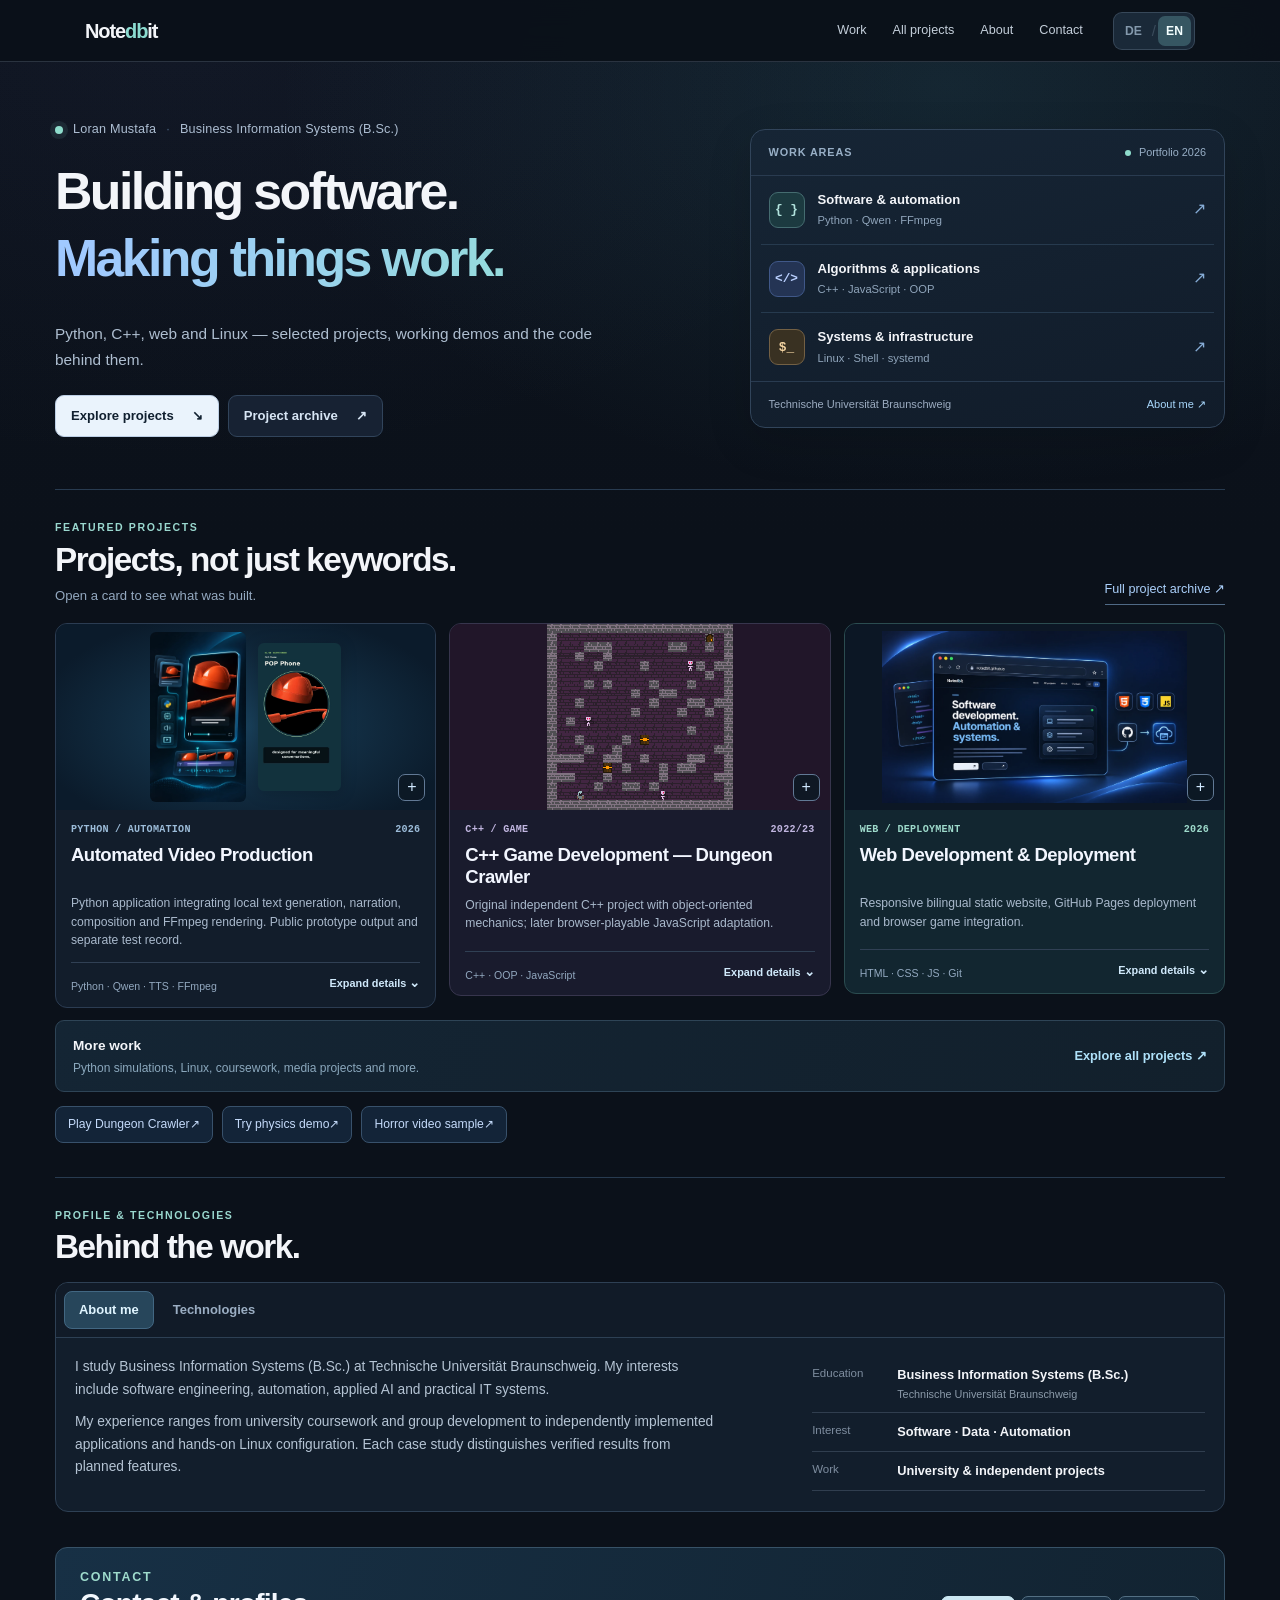
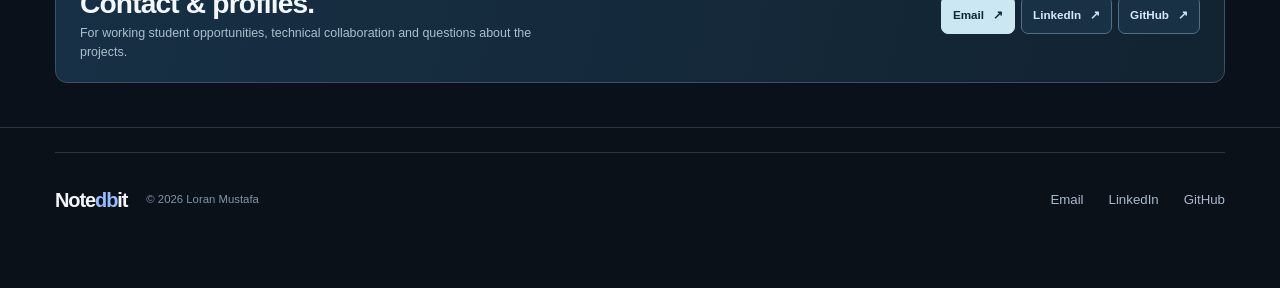
<file: index.html>
<!DOCTYPE html>

<html lang="en"><head><meta charset="utf-8"/><meta content="width=device-width,initial-scale=1" name="viewport"/><title data-de="Loran Mustafa — Softwareentwicklung &amp; Automatisierung | Notedbit">Loran Mustafa — Software Development &amp; Automation | Notedbit</title><meta content="Technical portfolio by Loran Mustafa: Python applications, C++, web development and Linux automation, with demonstrations and documented project scope." data-content-de="Technisches Portfolio von Loran Mustafa: Python-Anwendungen, C++, Webentwicklung und Linux-Automatisierung mit Demos und dokumentiertem Projektumfang." name="description"/><meta content="#0a1018" name="theme-color"/><link href="https://notedbit.com/" rel="canonical"/><meta content="website" property="og:type"/><meta content="Loran Mustafa — Software Development &amp; Automation | Notedbit" data-content-de="Loran Mustafa — Softwareentwicklung &amp; Automatisierung | Notedbit" property="og:title"/><meta content="Technical portfolio by Loran Mustafa: Python applications, C++, web development and Linux automation, with demonstrations and documented project scope." data-content-de="Technisches Portfolio von Loran Mustafa: Python-Anwendungen, C++, Webentwicklung und Linux-Automatisierung mit Demos und dokumentiertem Projektumfang." property="og:description"/><meta content="https://notedbit.com/" property="og:url"/><meta content="https://notedbit.com/assets/og-preview.png" property="og:image"/><link href="assets/favicon.svg" rel="icon" type="image/svg+xml"/><link href="style.css" rel="stylesheet"/><script defer="" src="language.js"></script><script defer="" src="script.js"></script></head><body><a class="skip-link" href="#main-content"><span data-de="Zum Inhalt springen">Skip to content</span></a><header class="site-header" data-header=""><div class="nav-shell shell"><a aria-label="Notedbit home" class="brand wordmark" href="index.html"><span>Note</span><span class="wordmark-db">db</span><span>it</span></a><button aria-controls="primary-nav" aria-expanded="false" aria-label="Open navigation" class="nav-toggle" data-nav-toggle="" type="button"><span></span><span></span></button><nav aria-label="Primary navigation" class="site-nav" id="primary-nav"><a href="index.html#work"><span data-de="Arbeiten">Work</span></a><a href="projects/"><span data-de="Alle Projekte">All projects</span></a><a href="index.html#about"><span data-de="Über mich">About</span></a><a href="index.html#contact"><span data-de="Kontakt">Contact</span></a></nav><div aria-label="Sprache / Language" class="language-switch" data-language-switch="" role="group"><button aria-label="Deutsch wählen" aria-pressed="false" data-lang="de" lang="de" type="button">DE</button><span aria-hidden="true">/</span><button aria-label="Choose English" aria-pressed="true" data-lang="en" lang="en" type="button">EN</button></div></div></header>
<main class="studio-main" id="main-content">
<section class="studio-hero shell" id="top">
<div class="studio-hero-intro"><div class="studio-eyebrow"><span aria-hidden="true" class="studio-indicator"></span> Loran Mustafa <span aria-hidden="true" class="studio-eyebrow-slash">·</span> <span data-de="Wirtschaftsinformatik (B.Sc.)">Business Information Systems (B.Sc.)</span></div>
<h1><span data-de="Software entwickeln.">Building software.</span><span class="studio-highlight" data-de="Ideen umsetzen.">Making things work.</span></h1>
<p class="studio-lede"><span data-de="Python, C++, Web und Linux – ausgewählte Projekte, funktionierende Demos und die Technik dahinter.">Python, C++, web and Linux — selected projects, working demos and the code behind them.</span></p>
<div class="studio-hero-actions"><a class="studio-primary" href="#work"><span data-de="Projekte entdecken">Explore projects</span><span aria-hidden="true">↘</span></a><a class="studio-secondary" href="projects/"><span data-de="Projektarchiv">Project archive</span><span aria-hidden="true">↗</span></a></div>
</div>
<aside aria-label="Project focus" class="studio-hero-focus" data-aria-label-de="Projektschwerpunkte"><div class="studio-hero-focus-top"><span data-de="ARBEITSGEBIETE">WORK AREAS</span><span class="studio-focus-live"><span aria-hidden="true" class="studio-dot"></span><span data-de="Portfolio 2026">Portfolio 2026</span></span></div>
<div class="studio-focus-rows">
<a href="projects/#video"><span aria-hidden="true" class="studio-focus-symbol studio-focus-symbol--mint">{ }</span><span><strong><span data-de="Software &amp; Automatisierung">Software &amp; automation</span></strong><small>Python · Qwen · FFmpeg</small></span><span aria-hidden="true">↗</span></a>
<a href="projects/#dungeon"><span aria-hidden="true" class="studio-focus-symbol studio-focus-symbol--blue">&lt;/&gt;</span><span><strong><span data-de="Algorithmen &amp; Anwendungen">Algorithms &amp; applications</span></strong><small>C++ · JavaScript · OOP</small></span><span aria-hidden="true">↗</span></a>
<a href="projects/#linux"><span aria-hidden="true" class="studio-focus-symbol studio-focus-symbol--amber">$_</span><span><strong><span data-de="Systeme &amp; Infrastruktur">Systems &amp; infrastructure</span></strong><small>Linux · Shell · systemd</small></span><span aria-hidden="true">↗</span></a>
</div>
<div class="studio-focus-bottom"><span>Technische Universität Braunschweig</span><a href="#about"><span data-de="Über mich">About me</span> ↗</a></div>
</aside>
</section>
<section class="studio-work shell" id="work"><header class="studio-section-header"><div><p class="studio-section-label" data-de="AUSGEWÄHLTE PROJEKTE">FEATURED PROJECTS</p><h2><span data-de="Projekte, nicht nur Schlagwörter.">Projects, not just keywords.</span></h2><p><span data-de="Karte aufklappen und die Umsetzung ansehen.">Open a card to see what was built.</span></p></div><a class="studio-small-link" href="projects/"><span data-de="Gesamtes Projektarchiv">Full project archive</span> ↗</a></header>
<div class="studio-project-grid"><details class="studio-project" id="featured-video">
<summary aria-label="Automated Video Production — project information" data-aria-label-de="Automatisierte Videoproduktion — Projektinformationen"><div class="studio-project-cover"><img alt="Illustrated automation pipeline" class="studio-cover-workflow" data-alt-de="Illustration der Automatisierungspipeline" loading="lazy" onerror="this.onerror=null;this.src='assets/trending-trove-poster.jpg'" src="assets/automated-video-thumbnail.webp"/><img alt="" aria-hidden="true" class="studio-cover-result" loading="lazy" src="assets/trending-trove-poster.jpg"/><span aria-hidden="true" class="studio-project-cover-mark">+</span></div>
<div class="studio-project-titleblock"><div class="studio-project-label"><span data-de="Python / Automatisierung">Python / Automation</span><span>2026</span></div><span class="archive-record-title"><span data-de="Automatisierte Videoproduktion">Automated Video Production</span></span><p class="archive-record-description"><span data-de="Python-Anwendung mit lokaler Textgenerierung, Vertonung, Szenenaufbau und FFmpeg-Rendering. Öffentlicher Prototyp und separater Testnachweis.">Python application integrating local text generation, narration, composition and FFmpeg rendering. Public prototype output and separate test record.</span></p><div class="studio-project-foot"><span class="archive-record-stack">Python · Qwen · TTS · FFmpeg</span><span class="studio-project-more"><span class="studio-expand-label" data-de="Details aufklappen">Expand details</span><span class="studio-collapse-label" data-de="Schließen">Collapse</span> <span aria-hidden="true">⌄</span></span></div></div></summary>
<div class="studio-project-expanded"><p class="studio-project-expanded-kicker"><span data-de="Technische Umsetzung">Technical implementation</span></p><div class="archive-facts"><div class="archive-fact"><h4><span data-de="Von Produktinformationen zur Videoausgabe">From product information to video output</span></h4><p><span data-de="Die Anwendung soll aus ausgewählten Produktdaten vertonte Produktvideos im Hochformat erzeugen. Python verbindet Datenverarbeitung, lokale Textgenerierung, Audio und Rendering zu einem durchgängigen Ablauf.">The application is designed to generate narrated vertical product videos from selected product data. Python coordinates data processing, local text generation, audio and rendering in an end-to-end workflow.</span></p></div><div class="archive-fact"><h4><span data-de="Komponenten der Pipeline">Pipeline components</span></h4><p><span data-de="Die Pipeline verwendet ein lokales Qwen-Modell für Skripte, Kokoro zur Sprachsynthese und FFmpeg für das Videorendering. Szenenzeiten, Untertitel, Komposition und technische Prüfungen werden innerhalb der Anwendung verarbeitet. Eine Desktop-Oberfläche auf Basis von PySide6 gehört zum Projekt.">The pipeline uses a local Qwen model for scripts, Kokoro for speech synthesis and FFmpeg for video rendering. Scene timing, captions, composition and technical checks are handled within the application. A PySide6-based desktop interface is part of the project.</span></p></div></div><div class="studio-video-row"><video aria-label="Generated product video prototype" controls="" data-aria-label-de="Generierter Produktvideo-Prototyp" playsinline="" poster="assets/trending-trove-poster.jpg" preload="none"><source src="assets/trending-trove-prototype.mp4" type="video/mp4"/></video><p><span data-de="Frühere Ausgabe aus der Entwicklung, keine finale Version. Der dokumentierte Linux-Test verwendete eine andere Videodatei.">Earlier development output, not a final release. The documented Linux test used a different video file.</span></p></div><div class="studio-project-actions"><a class="studio-link" href="projects/#video"><span data-de="Projekt im Archiv">Open in archive</span> ↗</a><a class="studio-link muted" href="projects/trendingtrove.html"><span data-de="Ausführliche Dokumentation">Full case study</span> ↗</a></div></div>
</details><details class="studio-project" id="featured-dungeon">
<summary aria-label="C++ Game Development — Dungeon Crawler — project information" data-aria-label-de="C++-Spieleentwicklung — Dungeon Crawler — Projektinformationen"><div class="studio-project-cover"><img alt="Actual running Dungeon Crawler browser game, generated maze with player, enemies and chests" data-alt-de="Tatsächlicher laufender Dungeon Crawler im Browser mit Spielfigur, Gegnern und Truhen" loading="lazy" src="assets/dungeoncrawler-gameplay.png"/><span aria-hidden="true" class="studio-project-cover-mark">+</span></div>
<div class="studio-project-titleblock"><div class="studio-project-label"><span data-de="C++ / Spiel">C++ / Game</span><span>2022/23</span></div><span class="archive-record-title"><span data-de="C++-Spieleentwicklung — Dungeon Crawler">C++ Game Development — Dungeon Crawler</span></span><p class="archive-record-description"><span data-de="Ursprüngliches eigenständiges C++-Projekt mit objektorientierten Mechaniken; später erstellte, spielbare JavaScript-Adaption.">Original independent C++ project with object-oriented mechanics; later browser-playable JavaScript adaptation.</span></p><div class="studio-project-foot"><span class="archive-record-stack">C++ · OOP · JavaScript</span><span class="studio-project-more"><span class="studio-expand-label" data-de="Details aufklappen">Expand details</span><span class="studio-collapse-label" data-de="Schließen">Collapse</span> <span aria-hidden="true">⌄</span></span></div></div></summary>
<div class="studio-project-expanded"><p class="studio-project-expanded-kicker"><span data-de="Technische Umsetzung">Technical implementation</span></p><div class="archive-facts"><div class="archive-fact"><h4><span data-de="Ursprüngliches C++-Projekt">Original C++ project</span></h4><p><span data-de="Entwickelt im Rahmen von Algorithmen und Datenstrukturen an der Universität Osnabrück. Die ursprüngliche Umgebung verwendete AlgoViz / SVG für die Darstellung und umfasste Charaktere, Gegner, Kämpfe, Gegenstände, Truhen, Gold, Gifteffekte und Levelwechsel.">Developed as part of Algorithms and Data Structures at the University of Osnabrück. The original environment used AlgoViz / SVG for graphics and included characters, enemies, combat, items, chests, gold, poison effects and level progression.</span></p></div><div class="archive-fact"><h4><span data-de="Spiel- und Levelmechanik">Game and level logic</span></h4><p><span data-de="Der ursprüngliche Code enthält objektorientierte Klassen und eine rasterbasierte Dungeon-Logik. Zufällige Levelgenerierung und Prüfungen erreichbarer Bereiche gehören zur dokumentierten Implementierung. Der Browser-Port bildet ausgewählte Mechaniken mit JavaScript und den vorhandenen Pixel-Art-Grafiken nach.">The original code includes object-oriented classes and grid-based dungeon logic. Randomized level generation and checks for reachable areas are part of the documented implementation. The browser port reproduces selected mechanics using JavaScript and the existing pixel-art assets.</span></p></div></div><div class="studio-demo-note"><span data-de="Eine spielbare JavaScript-Adaption ist direkt im Projektarchiv integriert. Sie ist nicht die ursprüngliche C++-Ausführung.">The playable JavaScript adaptation is integrated into the project archive. It is not the original C++ executable.</span> <a href="projects/#dungeon"><span data-de="Demo im Archiv laden">Load demo in archive</span> ↗</a></div><div class="studio-project-actions"><a class="studio-link" href="projects/#dungeon"><span data-de="Projekt im Archiv">Open in archive</span> ↗</a><a class="studio-link muted" href="projects/dungeoncrawler.html"><span data-de="Ausführliche Dokumentation">Full case study</span> ↗</a></div></div>
</details><details class="studio-project" id="featured-website">
<summary aria-label="Web Development &amp; Deployment — project information" data-aria-label-de="Webentwicklung &amp; Bereitstellung — Projektinformationen"><div class="studio-project-cover"><img alt="Stylized illustration of the Notedbit web deployment workflow" data-alt-de="Stilisierte Illustration der Notedbit-Webentwicklung und Bereitstellung" loading="lazy" src="assets/web-deployment-thumbnail.webp"/><span aria-hidden="true" class="studio-project-cover-mark">+</span></div>
<div class="studio-project-titleblock"><div class="studio-project-label"><span data-de="Web / Bereitstellung">Web / Deployment</span><span>2026</span></div><span class="archive-record-title"><span data-de="Webentwicklung &amp; Bereitstellung">Web Development &amp; Deployment</span></span><p class="archive-record-description"><span data-de="Responsive zweisprachige statische Website, GitHub-Pages-Bereitstellung und Integration eines Browserspiels.">Responsive bilingual static website, GitHub Pages deployment and browser game integration.</span></p><div class="studio-project-foot"><span class="archive-record-stack">HTML · CSS · JS · Git</span><span class="studio-project-more"><span class="studio-expand-label" data-de="Details aufklappen">Expand details</span><span class="studio-collapse-label" data-de="Schließen">Collapse</span> <span aria-hidden="true">⌄</span></span></div></div></summary>
<div class="studio-project-expanded"><p class="studio-project-expanded-kicker"><span data-de="Technische Umsetzung">Technical implementation</span></p><div class="archive-facts"><div class="archive-fact"><h4><span data-de="HTML, CSS und JavaScript">Plain HTML, CSS and JavaScript</span></h4><p><span data-de="Notedbit wird ohne Frontend-Framework oder Backend umgesetzt. Die Website enthält responsive Navigation, eine zweisprachige Oberfläche, Projektseiten, einen Videoplayer und eine interaktive JavaScript-Spieladaption.">Notedbit is built without a frontend framework or backend. The site includes responsive navigation, a bilingual interface, project pages, a media player and an interactive JavaScript game adaptation.</span></p></div><div class="archive-fact"><h4><span data-de="Versioniert und veröffentlicht">Versioned and published</span></h4><p><span data-de="Der Quellcode wird mit Git und GitHub verwaltet und über GitHub Pages unter einer eigenen Domain bereitgestellt. Das öffentliche Repository dokumentiert die Seitenstruktur und den verfügbaren Quellcode.">The source is managed with Git and GitHub and served through GitHub Pages under a custom domain. The public repository documents the site structure and the available source code.</span></p></div></div><div class="studio-project-actions"><a class="studio-link" href="projects/#website"><span data-de="Projekt im Archiv">Open in archive</span> ↗</a><a class="studio-link muted" href="projects/web-development.html"><span data-de="Ausführliche Dokumentation">Full case study</span> ↗</a></div></div>
</details></div>
<div class="studio-more-work"><span><b><span data-de="Weitere Arbeiten">More work</span></b><span data-de="Python-Simulationen, Linux, Studienübungen, Medienprojekte und mehr.">Python simulations, Linux, coursework, media projects and more.</span></span><a href="projects/"><span data-de="Alle Projekte erkunden">Explore all projects</span> ↗</a></div><nav aria-label="Try the projects" class="studio-demo-shortcuts" data-aria-label-de="Projekte ausprobieren">
<a href="games/dungeoncrawler/" rel="noopener" target="_blank"><span data-de="Dungeon Crawler spielen">Play Dungeon Crawler</span> ↗</a>
<a href="demos/simulation/" rel="noopener" target="_blank"><span data-de="Physikdemo ausprobieren">Try physics demo</span> ↗</a>
<a href="projects/#horror"><span data-de="Horror-Videobeispiel">Horror video sample</span> ↗</a>
</nav>
</section>
<section class="studio-about shell" id="about"><div class="studio-section-header studio-about-header"><div><p class="studio-section-label"><span data-de="PROFIL &amp; TECHNOLOGIEN">PROFILE &amp; TECHNOLOGIES</span></p><h2><span data-de="Hinter den Projekten.">Behind the work.</span></h2></div></div>
<div class="studio-tabs" data-studio-tabs="">
<div aria-label="Profile and technologies" class="studio-tab-list" data-aria-label-de="Profil und Technologien" role="tablist">
<button aria-controls="studio-panel-profile" aria-selected="true" data-studio-tab="profile" id="studio-tab-profile" role="tab" tabindex="0" type="button"><span data-de="Über mich">About me</span></button>
<button aria-controls="studio-panel-stack" aria-selected="false" data-studio-tab="stack" id="studio-tab-stack" role="tab" tabindex="-1" type="button"><span data-de="Technologien">Technologies</span></button>
</div>
<div aria-labelledby="studio-tab-profile" class="studio-tab-panel" id="studio-panel-profile" role="tabpanel" tabindex="0"><div class="profile-columns"><div class="profile-copy"><p><span data-de="Ich studiere Wirtschaftsinformatik (B.Sc.) an der Technischen Universität Braunschweig. Meine Interessen liegen in Softwareentwicklung, Automatisierung, angewandter KI und praktischen IT-Systemen.">I study Business Information Systems (B.Sc.) at Technische Universität Braunschweig. My interests include software engineering, automation, applied AI and practical IT systems.</span></p><p><span data-de="Meine Erfahrungen reichen von Studien- und Gruppenprojekten über eigenständig entwickelte Anwendungen bis zur praktischen Linux-Konfiguration. Die Fallstudien trennen überprüfte Ergebnisse von geplanten Funktionen.">My experience ranges from university coursework and group development to independently implemented applications and hands-on Linux configuration. Each case study distinguishes verified results from planned features.</span></p></div><div class="profile-facts"><div><span><span data-de="Studium">Education</span></span><b><span data-de="Wirtschaftsinformatik (B.Sc.)">Business Information Systems (B.Sc.)</span></b><small>Technische Universität Braunschweig</small></div><div><span><span data-de="Interesse">Interest</span></span><b><span data-de="Software · Daten · Automatisierung">Software · Data · Automation</span></b></div><div><span><span data-de="Praxis">Work</span></span><b><span data-de="Studien- und Eigenprojekte">University &amp; independent projects</span></b></div></div></div></div>
<div aria-labelledby="studio-tab-stack" class="studio-tab-panel" hidden="" id="studio-panel-stack" role="tabpanel" tabindex="0"><div class="studio-stack-intro" id="skills"><span data-de="Technologien, die in Studium oder eigenen Projekten zum Einsatz kamen – ohne Einstufung als Expertenkenntnisse.">Technologies used in coursework or personal projects, without implying expert-level proficiency.</span></div><div class="skills-board"><div><h3><span data-de="Programmierung &amp; Web">Programming &amp; web</span></h3><p>Python · C++ · Java · JavaScript · HTML · CSS</p></div><div><h3><span data-de="Daten &amp; Analyse">Data &amp; Analysis</span></h3><p>SQL (<span data-de="Grundlagen">basics</span>) · R · Jupyter Notebook</p></div><div><h3><span data-de="Entwicklung &amp; Systeme">Development &amp; Systems</span></h3><p data-de="Linux · Shell-Skripte · systemd · Git · GitHub">Linux · Shell scripting · systemd · Git · GitHub</p></div><div><h3><span data-de="Bibliotheken &amp; Automatisierung">Libraries &amp; Automation</span></h3><p data-de="Lokale LLMs (Qwen) · Sprachsynthese (Kokoro) · FFmpeg · PySide6 · pygame">Local LLMs (Qwen) · TTS (Kokoro) · FFmpeg · PySide6 · pygame</p></div></div></div>
</div>
</section>
<section class="studio-contact shell" id="contact"><div class="contact-panel"><div><p class="micro-label"><span data-de="KONTAKT">CONTACT</span></p><h2><span data-de="Kontakt &amp; Profile.">Contact &amp; profiles.</span></h2><p><span data-de="Für Werkstudententätigkeiten, technische Zusammenarbeit und Fragen zu den Projekten.">For working student opportunities, technical collaboration and questions about the projects.</span></p></div><div class="contact-actions"><a class="button button-primary" href="mailto:loran@notedbit.com"><span data-de="E-Mail">Email</span><span aria-hidden="true">↗</span></a><a class="button button-secondary" href="https://www.linkedin.com/in/loran-mustafa"><span data-de="LinkedIn">LinkedIn</span><span aria-hidden="true">↗</span></a><a class="button button-secondary" href="https://github.com/notedbit"><span data-de="GitHub">GitHub</span><span aria-hidden="true">↗</span></a></div></div></section>
</main><footer class="site-footer portfolio-footer"><div class="footer-shell shell"><div class="footer-identity"><a aria-label="Notedbit home" class="brand wordmark" href="index.html"><span>Note</span><span class="wordmark-db">db</span><span>it</span></a><p>© <span data-year="">2026</span> Loran Mustafa</p></div><div class="footer-meta"><a href="mailto:loran@notedbit.com">Email</a><a href="https://www.linkedin.com/in/loran-mustafa" rel="noopener noreferrer" target="_blank">LinkedIn</a><a href="https://github.com/notedbit" rel="noopener noreferrer" target="_blank">GitHub</a></div></div></footer></body></html>
</file>
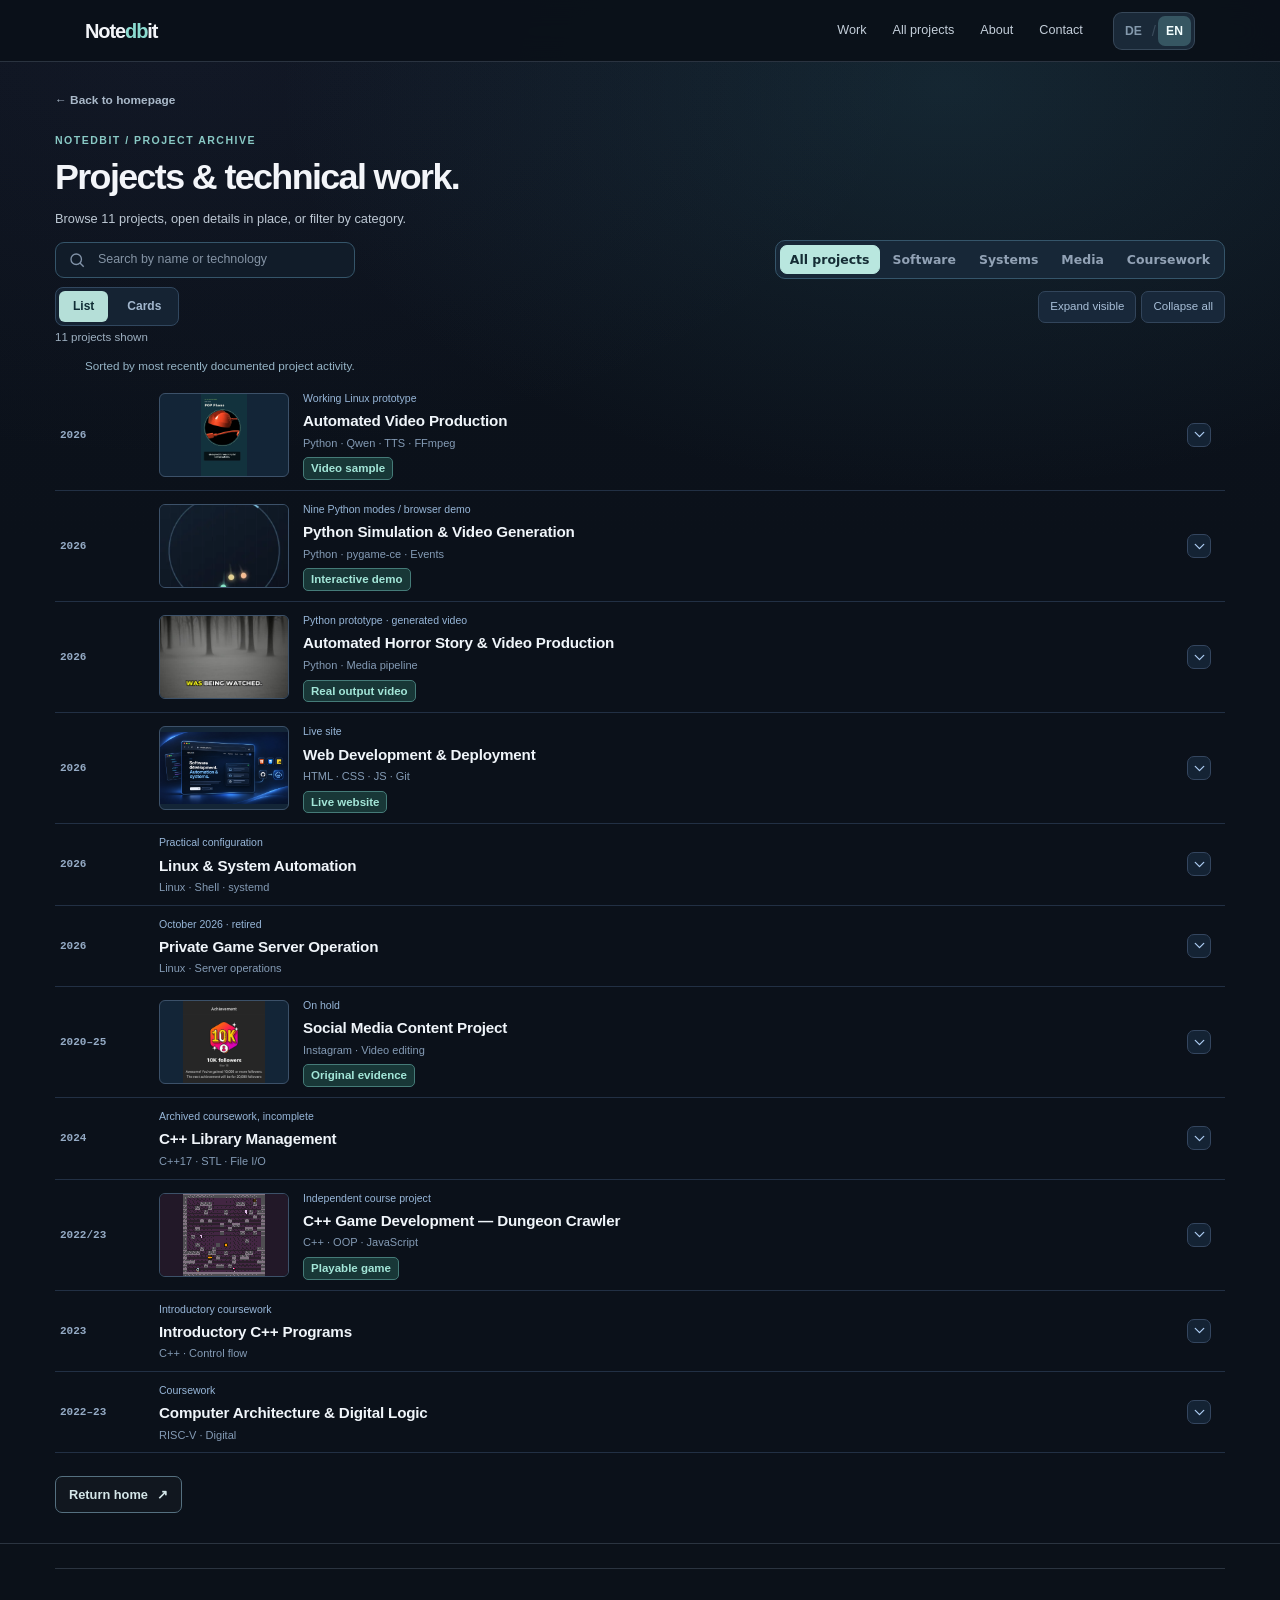
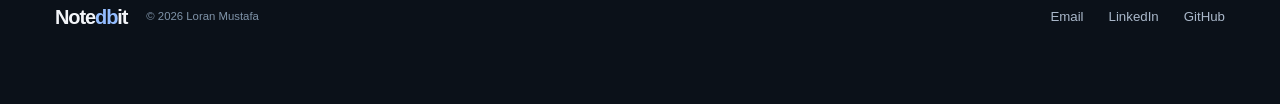
<file: projects/index.html>
<!DOCTYPE html>

<html lang="en"><head><meta charset="utf-8"/><meta content="width=device-width,initial-scale=1" name="viewport"/><title data-de="Projekte &amp; technische Arbeiten — Notedbit">Projects &amp; Technical Work — Notedbit</title><meta content="Portfolio archive: documented applications, technical system work, media projects and coursework by Loran Mustafa." data-content-de="Portfolioarchiv: dokumentierte Anwendungen, Systemarbeiten, Medienprojekte und Studienübungen von Loran Mustafa." name="description"/><meta content="#0a1018" name="theme-color"/><link href="https://notedbit.com/projects/" rel="canonical"/><meta content="website" property="og:type"/><meta content="Projects &amp; Technical Work — Notedbit" data-content-de="Projekte &amp; technische Arbeiten — Notedbit" property="og:title"/><meta content="Portfolio archive: documented applications, technical system work, media projects and coursework by Loran Mustafa." data-content-de="Portfolioarchiv: dokumentierte Anwendungen, Systemarbeiten, Medienprojekte und Studienübungen von Loran Mustafa." property="og:description"/><meta content="https://notedbit.com/projects/" property="og:url"/><meta content="https://notedbit.com/assets/og-preview.png" property="og:image"/><link href="../assets/favicon.svg" rel="icon" type="image/svg+xml"/><link href="../style.css" rel="stylesheet"/><script defer="" src="../language.js"></script><script defer="" src="../script.js"></script></head><body><a class="skip-link" href="#main-content"><span data-de="Zum Inhalt springen">Skip to content</span></a><header class="site-header" data-header=""><div class="nav-shell shell"><a aria-label="Notedbit home" class="brand wordmark" href="../index.html"><span>Note</span><span class="wordmark-db">db</span><span>it</span></a><button aria-controls="primary-nav" aria-expanded="false" aria-label="Open navigation" class="nav-toggle" data-nav-toggle="" type="button"><span></span><span></span></button><nav aria-label="Primary navigation" class="site-nav" id="primary-nav"><a href="../index.html#work"><span data-de="Arbeiten">Work</span></a><a href="../projects/"><span data-de="Alle Projekte">All projects</span></a><a href="../index.html#about"><span data-de="Über mich">About</span></a><a href="../index.html#contact"><span data-de="Kontakt">Contact</span></a></nav><div aria-label="Sprache / Language" class="language-switch" data-language-switch="" role="group"><button aria-label="Deutsch wählen" aria-pressed="false" data-lang="de" lang="de" type="button">DE</button><span aria-hidden="true">/</span><button aria-label="Choose English" aria-pressed="true" data-lang="en" lang="en" type="button">EN</button></div></div></header><main id="main-content"><section class="archive-lead shell"><a class="back-link" href="../index.html"><span data-de="← Zurück zur Startseite">← Back to homepage</span></a><p class="micro-label">NOTEDBIT / <span data-de="PROJEKTARCHIV">PROJECT ARCHIVE</span></p><h1><span data-de="Projekte &amp; technische Arbeiten.">Projects &amp; technical work.</span></h1><p data-de="11 Projekte durchsuchen, direkt aufklappen oder nach Kategorien filtern.">Browse 11 projects, open details in place, or filter by category.</p><div class="archive-controls"><label class="archive-search"><span class="sr-only"><span data-de="Projekte suchen">Search projects</span></span><svg aria-hidden="true" viewbox="0 0 24 24"><circle cx="11" cy="11" r="7"></circle><path d="m16 16 5 5"></path></svg><input autocomplete="off" data-placeholder-de="Nach Namen oder Technologie suchen" id="project-search" placeholder="Search by name or technology" type="search"/></label><div aria-label="Filter project categories" class="archive-filters" data-aria-label-de="Projektkategorien filtern" role="group"><button aria-controls="project-groups" aria-pressed="false" data-filter="all" type="button"><span data-de="Alle Projekte">All projects</span></button><button aria-controls="project-groups" aria-pressed="true" data-filter="software" type="button">Software</button><button aria-controls="project-groups" aria-pressed="false" data-filter="systems" type="button"><span data-de="Systeme">Systems</span></button><button aria-controls="project-groups" aria-pressed="false" data-filter="media" type="button"><span data-de="Medien">Media</span></button><button aria-controls="project-groups" aria-pressed="false" data-filter="coursework" type="button"><span data-de="Studium">Coursework</span></button></div></div><div aria-label="Project display options" class="archive-workspace-toolbar" data-aria-label-de="Ansichtseinstellungen"><div aria-label="Display style" class="archive-view-switch" data-aria-label-de="Darstellung" role="group"><button aria-pressed="true" data-archive-view="rows" type="button"><span data-de="Liste">List</span></button><button aria-pressed="false" data-archive-view="cards" type="button"><span data-de="Karten">Cards</span></button></div><div class="archive-bulk-actions"><button data-archive-expand="all" type="button"><span data-de="Alle sichtbaren öffnen">Expand visible</span></button><button data-archive-expand="none" type="button"><span data-de="Alle schließen">Collapse all</span></button></div></div><p aria-live="polite" class="archive-filter-feedback" data-result-count=""></p></section><p class="archive-sort-note"><span data-de="Nach dem zuletzt dokumentierten Projektstand sortiert.">Sorted by most recently documented project activity.</span></p><div class="shell archive-main" id="project-groups"><section class="archive-group" data-archive-section="software" id="software"><div class="archive-group-head"><div><h2><span data-de="Anwendungen &amp; Software">Applications &amp; software</span></h2><p><span data-de="Eigenständige Anwendungen und Software-Studienarbeiten mit kenntlich gemachtem Entwicklungsstand.">Standalone applications and software coursework with stated development status.</span></p></div></div><div class="archive-records"><details class="archive-record" data-category="software" data-search="automated product video generation automatisierte produktvideogenerierung python application integrating local text generation, narration, composition and ffmpeg rendering. public prototype output and separate test record. python-anwendung mit lokaler textgenerierung, vertonung, szenenaufbau und ffmpeg-rendering. öffentlicher prototyp und separater testnachweis. python · qwen · tts · ffmpeg automated video production automatisierte videoproduktion" data-sort-year="2026" id="video"><summary class="archive-record-summary"><span class="archive-record-year">2026</span><span class="archive-record-heading"><span aria-hidden="true" class="archive-record-thumb"><img alt="" decoding="async" loading="lazy" src="../assets/trending-trove-poster.jpg"/></span><span class="archive-record-heading-content"><span class="archive-record-top"><span class="archive-record-status"><span data-de="Funktionsfähiger Linux-Prototyp">Working Linux prototype</span></span></span><span class="archive-record-title"><span data-de="Automatisierte Videoproduktion">Automated Video Production</span></span><span class="archive-record-stack">Python · Qwen · TTS · FFmpeg</span><span class="archive-evidence"><span data-de="Videobeispiel">Video sample</span></span></span></span><span aria-hidden="true" class="archive-record-chevron"><svg viewbox="0 0 24 24"><path d="m6 9 6 6 6-6"></path></svg></span></summary><div class="archive-record-panel"><p class="archive-record-description"><span data-de="Python-Anwendung mit lokaler Textgenerierung, Vertonung, Szenenaufbau und FFmpeg-Rendering. Öffentlicher Prototyp und separater Testnachweis.">Python application integrating local text generation, narration, composition and FFmpeg rendering. Public prototype output and separate test record.</span></p><div class="archive-facts"><div class="archive-fact"><h4><span data-de="Von Produktinformationen zur Videoausgabe">From product information to video output</span></h4><p><span data-de="Die Anwendung soll aus ausgewählten Produktdaten vertonte Produktvideos im Hochformat erzeugen. Python verbindet Datenverarbeitung, lokale Textgenerierung, Audio und Rendering zu einem durchgängigen Ablauf.">The application is designed to generate narrated vertical product videos from selected product data. Python coordinates data processing, local text generation, audio and rendering in an end-to-end workflow.</span></p></div><div class="archive-fact"><h4><span data-de="Komponenten der Pipeline">Pipeline components</span></h4><p><span data-de="Die Pipeline verwendet ein lokales Qwen-Modell für Skripte, Kokoro zur Sprachsynthese und FFmpeg für das Videorendering. Szenenzeiten, Untertitel, Komposition und technische Prüfungen werden innerhalb der Anwendung verarbeitet. Eine Desktop-Oberfläche auf Basis von PySide6 gehört zum Projekt.">The pipeline uses a local Qwen model for scripts, Kokoro for speech synthesis and FFmpeg for video rendering. Scene timing, captions, composition and technical checks are handled within the application. A PySide6-based desktop interface is part of the project.</span></p></div></div><div class="archive-media archive-video"><video aria-label="Video prototype: generated sample" controls="" data-aria-label-de="Videoprototyp: generiertes Beispiel" playsinline="" poster="../assets/trending-trove-poster.jpg" preload="none"><source src="../assets/trending-trove-prototype.mp4" type="video/mp4"/></video><div class="archive-media-caption"><strong><span data-de="Generiertes Prototypbeispiel">Generated prototype sample</span></strong><p><span data-de="Eine frühere Ausgabe der Anwendung, kein fertiges Produkt. Der separat dokumentierte Linux-End-to-End-Test verwendete eine andere Videodatei.">An earlier output of the application, not a finalized product. The separately documented Linux end-to-end test used another video file.</span></p></div></div><div class="archive-panel-links"><a class="archive-case-link" href="../assets/trending-trove-prototype.mp4"><span data-de="Ausgabevideo ansehen">Watch generated sample</span> ↗</a><a class="archive-case-link" href="trendingtrove.html"><span data-de="Technische Dokumentation">Technical documentation</span> <span aria-hidden="true">↗</span></a></div></div></details><details class="archive-record" data-category="software" data-search="python simulation &amp; video generation python-simulationen &amp; videogenerierung pygame simulation with collisions, deterministic seeds and event-driven run evaluation. the full automated export workflow remains under development. pygame-simulation mit kollisionen, reproduzierbaren seeds und ereignisbasierter laufbewertung. der vollständige exportworkflow befindet sich in entwicklung. python · pygame-ce · events python simulation &amp; video generation python-simulationen &amp; videogenerierung escape multiplication plinko shrinking circle fibonacci nine modes nine recipes 2026 canvas demo" data-sort-year="2026" id="simulation"><summary class="archive-record-summary"><span class="archive-record-year">2026</span><span class="archive-record-heading"><span aria-hidden="true" class="archive-record-thumb"><img alt="" decoding="async" loading="lazy" src="../assets/simulation-browser-demo.webp"/></span><span class="archive-record-heading-content"><span class="archive-record-top"><span class="archive-record-status"><span data-de="Neun Python-Modi / Browser-Demo">Nine Python modes / browser demo</span></span></span><span class="archive-record-title"><span data-de="Python-Simulationen &amp; Videogenerierung">Python Simulation &amp; Video Generation</span></span><span class="archive-record-stack">Python · pygame-ce · Events</span><span class="archive-evidence"><span data-de="Interaktive Demo">Interactive demo</span></span></span></span><span aria-hidden="true" class="archive-record-chevron"><svg viewbox="0 0 24 24"><path d="m6 9 6 6 6-6"></path></svg></span></summary><div class="archive-record-panel"><p class="archive-record-description"><span data-de="pygame-Simulation mit Kollisionen, reproduzierbaren Seeds und ereignisbasierter Laufbewertung. Der vollständige Exportworkflow befindet sich in Entwicklung.">pygame simulation with collisions, deterministic seeds and event-driven run evaluation. The full automated export workflow remains under development.</span></p><div class="archive-facts"><div class="archive-fact"><h4><span data-de="Simulationsmechanik">Simulation mechanics</span></h4><p><span data-de="Der dokumentierte funktionsfähige Stand umfasst mehrere bewegte Kugeln, Wand- und Kugelkollisionen, Escape-/Multiplikationslogik, deterministische Seeds, eindeutige Objekt-IDs und eine interne Simulationszeit.">The documented working state includes multiple moving balls, wall and ball collisions, escape/multiplication logic, deterministic seeds, unique object IDs and an internal simulation clock.</span></p></div><div class="archive-fact"><h4><span data-de="Events und Reproduzierbarkeit">Events and reproducibility</span></h4><p><span data-de="Ein Event-/Listener-System erfasst Kollisionen, Objekterzeugung, Entfernen und Punktestände. Debug-Overlays, Laufmetriken und automatische Prüfungen unterstützen Tests und reproduzierbare Entwicklungsdurchläufe.">An event/listener system records collisions, object creation, removal and scoring events. Debug overlays, run metrics and automated acceptance checks support testing and repeatable development runs.</span></p></div></div><div class="archive-panel-links"><a class="archive-rebuilt-demo-link" href="../demos/simulation/" rel="noopener" target="_blank"><span data-de="Interaktive Browser-Demo öffnen">Open interactive browser demo</span> ↗</a><a class="archive-case-link" href="python-simulations.html"><span data-de="Technische Dokumentation">Technical documentation</span> <span aria-hidden="true">↗</span></a></div></div></details><details class="archive-record" data-category="software" data-search="automated horror story &amp; video production automatisierte horrorstory- &amp; videoproduktion separate python project for story processing, voice and short-video composition. public showcase video not yet verified. separates python-projekt für story-verarbeitung, vertonung und kurze videos. öffentliches beispielvideo bislang nicht verifiziert. python · media pipeline automated horror story &amp; video production automatisierte horrorstory- &amp; videoproduktion horror generated video qwen kokoro whisper subtitles ffmpeg batch tests 2026" data-sort-year="2026" id="horror"><summary class="archive-record-summary"><span class="archive-record-year">2026</span><span class="archive-record-heading"><span aria-hidden="true" class="archive-record-thumb"><img alt="" decoding="async" loading="lazy" src="../assets/horror-generated-frame.jpg"/></span><span class="archive-record-heading-content"><span class="archive-record-top"><span class="archive-record-status"><span data-de="Python-Prototyp · generiertes Video">Python prototype · generated video</span></span></span><span class="archive-record-title"><span data-de="Automatisierte Horrorstory- &amp; Videoproduktion">Automated Horror Story &amp; Video Production</span></span><span class="archive-record-stack">Python · Media pipeline</span><span class="archive-evidence"><span data-de="Echtes Ausgabevideo">Real output video</span></span></span></span><span aria-hidden="true" class="archive-record-chevron"><svg viewbox="0 0 24 24"><path d="m6 9 6 6 6-6"></path></svg></span></summary><div class="archive-record-panel"><p class="archive-record-description"><span data-de="Lokale Python-Pipeline für Vertonung, Bildsequenzen, Untertitel und vertikalen Videoexport. Ein echter Ausgabeausschnitt ist verfügbar.">Local Python pipeline for narration, image sequences, subtitles and final vertical video assembly. A real output excerpt is available.</span></p><div class="archive-facts"><div class="archive-fact"><h4><span data-de="Vertonte fiktionale Geschichten">Narrated fictional stories</span></h4><p><span data-de="Das Projekt ist auf englischsprachige fiktionale Horrorvideos ausgerichtet. Es verbindet Erzähltext, Vertonung, Bildsequenzen, zurückhaltende Bildbewegung, Untertitel und Medienexport. Es ist von der Produktvideo-Pipeline getrennt.">The project targets English-language fictional horror videos. It combines narrative text, narration, image sequences, restrained visual movement, subtitles and media export. It is distinct from the product-video pipeline.</span></p></div><div class="archive-fact"><h4><span data-de="Stapelverarbeitung und Prüfungen">Batch processing and validation</span></h4><p><span data-de="Entwicklungsprotokolle beschreiben Stapelverarbeitung, Untertitel und Fehlerbehandlung. Eine tatsächliche Videoausgabe liegt jetzt als visuell geprüftes Beispiel vor; die gesamte Pipeline wurde nicht erneut unabhängig getestet.">Development logs describe multi-story batch runs, subtitle processing and error recovery. A produced video output is now available as a checked visual sample; the entire pipeline has not been independently retested.</span></p></div></div><div class="archive-media archive-video"><video aria-label="Generated horror video excerpt" controls="" data-aria-label-de="Ausschnitt eines erzeugten Horrorvideos" playsinline="" poster="../assets/horror-generated-frame.jpg" preload="none"><source src="../assets/horror-generated-excerpt.mp4" type="video/mp4"/></video><div class="archive-media-caption"><strong><span data-de="Originalausgabe · Ausschnitt (42 s)">Original generated output · excerpt (42 s)</span></strong><p><span data-de="Ausschnitt aus einem 2:53-Minuten-Video vom 24.09.2026. Eigene Videoausgabe, kein fremdes Referenzmaterial.">Excerpt from a 2:53-minute video dated 24 September 2026. Generated project output, not third-party reference footage.</span></p></div></div><div class="archive-panel-links"><a class="archive-case-link" href="../assets/horror-generated-excerpt.mp4"><span data-de="Generierten Ausschnitt ansehen">Watch generated excerpt</span> ↗</a><a class="archive-case-link" href="horror-video-automation.html"><span data-de="Technische Dokumentation">Technical documentation</span> <span aria-hidden="true">↗</span></a></div></div></details><details class="archive-record" data-category="software" data-search="c++ library management c++-bibliotheksverwaltung archived multi-class application skeleton. the original command dispatcher was empty; attribution needs review before public code release. archivierter anwendungsentwurf mit mehreren klassen. die ursprüngliche befehlsverarbeitung war leer; urheberschaft vor codefreigabe klären. c++17 · stl · file i/o c++ library management c++-bibliotheksverwaltung january 2024 original unimplemented dispatcher project" data-sort-year="2024" id="library"><summary class="archive-record-summary"><span class="archive-record-year">2024</span><span class="archive-record-heading"><span class="archive-record-top"><span class="archive-record-status"><span data-de="Archivierte Studienarbeit, unvollständig">Archived coursework, incomplete</span></span></span><span class="archive-record-title"><span data-de="C++-Bibliotheksverwaltung">C++ Library Management</span></span><span class="archive-record-stack">C++17 · STL · File I/O</span></span><span aria-hidden="true" class="archive-record-chevron"><svg viewbox="0 0 24 24"><path d="m6 9 6 6 6-6"></path></svg></span></summary><div class="archive-record-panel"><p class="archive-record-description"><span data-de="Archivierter Anwendungsentwurf mit mehreren Klassen. Die ursprüngliche Befehlsverarbeitung war leer; Urheberschaft vor Codefreigabe klären.">Archived multi-class application skeleton. The original command dispatcher was empty; attribution needs review before public code release.</span></p><div class="archive-facts"><div class="archive-fact"><h4><span data-de="Mehrere fachliche Klassen">Multiple domain classes</span></h4><p><span data-de="Der archivierte Code enthält getrennte Klassen für Book, Author, User, Tag, BorrowEntry und Library sowie Header-/Quelldateitrennung, Standardcontainer, Suchroutinen und Datei-Ein-/Ausgabe.">The archived code contains separate Book, Author, User, Tag, BorrowEntry and Library classes, with header/source separation, standard containers, lookup routines and file-I/O methods.</span></p></div><div class="archive-fact"><h4><span data-de="Fehlende Kommandoverarbeitung">Missing command dispatch</span></h4><p><span data-de="Die Hauptschleife ruft Library::processCommand() auf, die Methode ist im verfügbaren Archiv aber leer. Auch die Ausleihberechtigung ist nur ein Platzhalter. Ein erfolgreicher Build bedeutet deshalb nicht, dass die Anwendung benutzbar ist.">The main input loop calls Library::processCommand(), but that method has no implementation in the available archive. A borrowing authorization check is also a placeholder. A successful build therefore does not mean the application is usable.</span></p></div></div><div class="archive-panel-links"><a class="archive-case-link" href="library-management.html"><span data-de="Technische Dokumentation">Technical documentation</span> <span aria-hidden="true">↗</span></a></div></div></details><details class="archive-record" data-category="software" data-search="c++ game development — dungeon crawler c++-spieleentwicklung — dungeon crawler independently developed c++ project with object-oriented mechanics; later browser-playable javascript adaptation. eigenständig entwickeltes c++-projekt mit objektorientierten mechaniken; später erstellte, spielbare javascript-adaption. c++ · oop · javascript c++ game development — dungeon crawler c++-spieleentwicklung — dungeon crawler" data-sort-year="2023" id="dungeon"><summary class="archive-record-summary"><span class="archive-record-year">2022/23</span><span class="archive-record-heading"><span aria-hidden="true" class="archive-record-thumb"><img alt="" decoding="async" loading="lazy" src="../assets/dungeoncrawler-gameplay.png"/></span><span class="archive-record-heading-content"><span class="archive-record-top"><span class="archive-record-status"><span data-de="Eigenständiges Studienprojekt">Independent course project</span></span></span><span class="archive-record-title"><span data-de="C++-Spieleentwicklung — Dungeon Crawler">C++ Game Development — Dungeon Crawler</span></span><span class="archive-record-stack">C++ · OOP · JavaScript</span><span class="archive-evidence"><span data-de="Spielbare Demo">Playable game</span></span></span></span><span aria-hidden="true" class="archive-record-chevron"><svg viewbox="0 0 24 24"><path d="m6 9 6 6 6-6"></path></svg></span></summary><div class="archive-record-panel"><p class="archive-record-description"><span data-de="Ursprüngliches eigenständiges C++-Projekt mit objektorientierten Mechaniken; später erstellte, spielbare JavaScript-Adaption.">Original independent C++ project with object-oriented mechanics; later browser-playable JavaScript adaptation.</span></p><div class="archive-facts"><div class="archive-fact"><h4><span data-de="Ursprüngliches C++-Projekt">Original C++ project</span></h4><p><span data-de="Entwickelt im Rahmen von Algorithmen und Datenstrukturen an der Universität Osnabrück. Die ursprüngliche Umgebung verwendete AlgoViz / SVG für die Darstellung und umfasste Charaktere, Gegner, Kämpfe, Gegenstände, Truhen, Gold, Gifteffekte und Levelwechsel.">Developed as part of Algorithms and Data Structures at the University of Osnabrück. The original environment used AlgoViz / SVG for graphics and included characters, enemies, combat, items, chests, gold, poison effects and level progression.</span></p></div><div class="archive-fact"><h4><span data-de="Spiel- und Levelmechanik">Game and level logic</span></h4><p><span data-de="Der ursprüngliche Code enthält objektorientierte Klassen und eine rasterbasierte Dungeon-Logik. Zufällige Levelgenerierung und Prüfungen erreichbarer Bereiche gehören zur dokumentierten Implementierung. Der Browser-Port bildet ausgewählte Mechaniken mit JavaScript und den vorhandenen Pixel-Art-Grafiken nach.">The original code includes object-oriented classes and grid-based dungeon logic. Randomized level generation and checks for reachable areas are part of the documented implementation. The browser port reproduces selected mechanics using JavaScript and the existing pixel-art assets.</span></p></div></div><div class="archive-media archive-game"><div class="archive-game-preview"><img alt="Screenshot from the actual running Dungeon Crawler browser game" data-alt-de="Screenshot der laufenden Dungeon-Crawler-Browserversion" loading="lazy" src="../assets/dungeoncrawler-gameplay.png"/><div><strong><span data-de="Spielbare Browser-Adaption">Playable browser adaptation</span></strong><p><span data-de="Das Browser-Spiel ist eine spätere JavaScript-Adaption, nicht die ursprüngliche C++-Studienabgabe.">The browser game is a later JavaScript adaptation, not the original C++ coursework submission.</span></p><button aria-expanded="false" class="archive-game-launch" data-game-toggle="" type="button"><span data-de="Spiel hier laden">Load game here</span></button></div></div><div class="archive-game-frame" hidden=""><iframe allowfullscreen="" data-game-src="../games/dungeoncrawler/" loading="lazy" title="Playable Dungeon Crawler demo"></iframe><p class="archive-game-note"><span data-de="Für eine größere Ansicht das vollständige Spiel öffnen.">For a larger view, open the full game.</span> <a href="../games/dungeoncrawler/"><span data-de="Ganzes Spiel öffnen">Open full game</span> ↗</a></p></div></div><div class="archive-panel-links"><a class="archive-case-link" href="dungeoncrawler.html"><span data-de="Technische Dokumentation">Technical documentation</span> <span aria-hidden="true">↗</span></a></div></div></details></div></section><section class="archive-group" data-archive-section="systems" id="systems"><div class="archive-group-head"><div><h2><span data-de="Web &amp; Infrastruktur">Web &amp; infrastructure</span></h2><p><span data-de="Bereitstellung, Linux-Wartung, Skripte und Serverbetrieb.">Deployment, Linux maintenance, scripting and server operation.</span></p></div></div><div class="archive-records"><details class="archive-record" data-category="systems" data-search="web development &amp; deployment webentwicklung &amp; bereitstellung responsive bilingual static website, github pages deployment and browser game integration. responsive zweisprachige statische website, github-pages-bereitstellung und integration eines browserspiels. html · css · js · git web development &amp; deployment webentwicklung &amp; bereitstellung" data-sort-year="2026" id="website"><summary class="archive-record-summary"><span class="archive-record-year">2026</span><span class="archive-record-heading"><span aria-hidden="true" class="archive-record-thumb"><img alt="" decoding="async" loading="lazy" src="../assets/web-deployment-thumbnail.webp"/></span><span class="archive-record-heading-content"><span class="archive-record-top"><span class="archive-record-status"><span data-de="Veröffentlichte Website">Live site</span></span></span><span class="archive-record-title"><span data-de="Webentwicklung &amp; Bereitstellung">Web Development &amp; Deployment</span></span><span class="archive-record-stack">HTML · CSS · JS · Git</span><span class="archive-evidence"><span data-de="Live-Website">Live website</span></span></span></span><span aria-hidden="true" class="archive-record-chevron"><svg viewbox="0 0 24 24"><path d="m6 9 6 6 6-6"></path></svg></span></summary><div class="archive-record-panel"><p class="archive-record-description"><span data-de="Responsive zweisprachige statische Website, GitHub-Pages-Bereitstellung und Integration eines Browserspiels.">Responsive bilingual static website, GitHub Pages deployment and browser game integration.</span></p><div class="archive-facts"><div class="archive-fact"><h4><span data-de="HTML, CSS und JavaScript">Plain HTML, CSS and JavaScript</span></h4><p><span data-de="Notedbit wird ohne Frontend-Framework oder Backend umgesetzt. Die Website enthält responsive Navigation, eine zweisprachige Oberfläche, Projektseiten, einen Videoplayer und eine interaktive JavaScript-Spieladaption.">Notedbit is built without a frontend framework or backend. The site includes responsive navigation, a bilingual interface, project pages, a media player and an interactive JavaScript game adaptation.</span></p></div><div class="archive-fact"><h4><span data-de="Versioniert und veröffentlicht">Versioned and published</span></h4><p><span data-de="Der Quellcode wird mit Git und GitHub verwaltet und über GitHub Pages unter einer eigenen Domain bereitgestellt. Das öffentliche Repository dokumentiert die Seitenstruktur und den verfügbaren Quellcode.">The source is managed with Git and GitHub and served through GitHub Pages under a custom domain. The public repository documents the site structure and the available source code.</span></p></div></div><div class="archive-media archive-site-preview"><img alt="Screenshot of the actual Notedbit portfolio website" data-alt-de="Screenshot der tatsächlichen Notedbit-Portfolio-Website" loading="lazy" src="../assets/notedbit-site-preview.png"/><p><span data-de="Screenshot dieses Portfolios; der Quellcode ist im öffentlichen Repository verfügbar.">Screenshot of this portfolio; source code is available in the public repository.</span> <a href="https://github.com/NotedBit/notedbit" rel="noopener noreferrer" target="_blank">GitHub ↗</a></p></div><div class="archive-panel-links"><a class="archive-case-link" href="../index.html"><span data-de="Portfolio ansehen">View live portfolio</span> ↗</a><a class="archive-case-link" href="web-development.html"><span data-de="Technische Dokumentation">Technical documentation</span> <span aria-hidden="true">↗</span></a> <a class="archive-case-link" href="https://github.com/NotedBit/notedbit" rel="noopener noreferrer" target="_blank">GitHub ↗</a></div></div></details><details class="archive-record" data-category="systems" data-search="linux &amp; system automation linux &amp; systemautomatisierung linux migration, troubleshooting, shell/systemd tasks and documented maintenance workflows. linux-migration, fehlerdiagnose, shell-/systemd-aufgaben und dokumentierte wartungsabläufe. linux · shell · systemd linux &amp; system automation linux &amp; systemautomatisierung" data-sort-year="2026" id="linux"><summary class="archive-record-summary"><span class="archive-record-year">2026</span><span class="archive-record-heading"><span class="archive-record-top"><span class="archive-record-status"><span data-de="Praktische Konfiguration">Practical configuration</span></span></span><span class="archive-record-title"><span data-de="Linux &amp; Systemautomatisierung">Linux &amp; System Automation</span></span><span class="archive-record-stack">Linux · Shell · systemd</span></span><span aria-hidden="true" class="archive-record-chevron"><svg viewbox="0 0 24 24"><path d="m6 9 6 6 6-6"></path></svg></span></summary><div class="archive-record-panel"><p class="archive-record-description"><span data-de="Linux-Migration, Fehlerdiagnose, Shell-/systemd-Aufgaben und dokumentierte Wartungsabläufe.">Linux migration, troubleshooting, shell/systemd tasks and documented maintenance workflows.</span></p><div class="archive-facts"><div class="archive-fact"><h4><span data-de="Shell und systemd">Shell and systemd</span></h4><p><span data-de="Zu den Linux-Wartungsaufgaben gehören skriptbasierte APT-/Flatpak-Updates und eine Zeitsteuerung über systemd. Die Arbeiten zeigen lokale Automatisierung, nicht die Administration produktiver Unternehmensinfrastruktur.">Linux maintenance tasks include scripted APT/Flatpak updates and systemd-based scheduling. The work demonstrates configuration and operation of local automation, not production-scale infrastructure administration.</span></p></div><div class="archive-fact"><h4><span data-de="Fehleranalyse und Systemmigration">Troubleshooting and system migration</span></h4><p><span data-de="Dokumentierte Arbeiten umfassen Boot- und Datenträgermigration, Desktop- und Hardwarekonfiguration, Audio-/Netzwerkdiagnose und Untersuchungen schwankender WLAN-/Downloadgeschwindigkeiten. Eine Datenträgermigration auf NVMe wurde abgeschlossen und das System erfolgreich gestartet.">Documented work includes boot and storage migration, desktop and hardware configuration, audio/network diagnostics and investigation of fluctuating Wi-Fi/download performance. A disk-to-NVMe migration was completed and the system booted successfully.</span></p></div></div><div class="archive-panel-links"><a class="archive-case-link" href="linux-automation.html"><span data-de="Technische Dokumentation">Technical documentation</span> <span aria-hidden="true">↗</span></a></div></div></details><details class="archive-record" data-category="systems" data-search="private game server operation betrieb eines privaten gameservers dauntless revived server operations on linux. server operation, not development of the original game. dauntless-revived-serverbetrieb unter linux. serveradministration, keine entwicklung des ursprünglichen spiels. linux · server operations private game server operation betrieb eines privaten gameservers 2026 2022 2023 2026" data-sort-year="2026" id="server"><summary class="archive-record-summary"><span class="archive-record-year">2026</span><span class="archive-record-heading"><span class="archive-record-top"><span class="archive-record-status"><span data-de="Oktober 2026 · eingestellt">October 2026 · retired</span></span></span><span class="archive-record-title"><span data-de="Betrieb eines privaten Gameservers">Private Game Server Operation</span></span><span class="archive-record-stack">Linux · Server operations</span></span><span aria-hidden="true" class="archive-record-chevron"><svg viewbox="0 0 24 24"><path d="m6 9 6 6 6-6"></path></svg></span></summary><div class="archive-record-panel"><p class="archive-record-description"><span data-de="Dauntless-Revived-Serverbetrieb unter Linux. Serveradministration, keine Entwicklung des ursprünglichen Spiels.">Dauntless Revived server operations on Linux. Server operation, not development of the original game.</span></p><div class="archive-facts"><div class="archive-fact"><h4><span data-de="Privater Dauntless-Server">Private Dauntless server</span></h4><p><span data-de="Ein privater Dauntless-Revived-Server wurde unter Linux eingerichtet und betrieben, einschließlich Wartung und Backups. Der Dienst wurde inzwischen eingestellt. Dies belegt Betriebserfahrung, nicht die Entwicklung des Spiels oder einer kommerziellen Hosting-Plattform.">A private Dauntless Revived server was configured and operated under Linux, with maintenance and backups. The service has since been discontinued; this is operational experience, not a claim of developing the game or a commercial hosted platform.</span></p></div><div class="archive-fact"><h4><span data-de="Umfang der Dokumentation">Documentation scope</span></h4><p><span data-de="Dies sind getrennte technische Arbeiten, die als Fallstudie zusammengefasst werden, kein einheitliches Softwareprodukt. Ein Live-Administrationsdashboard, produktives Monitoring oder ein öffentlicher Server-Endpunkt wird nicht behauptet.">These are separate technical tasks grouped as a case study, not one unified software product. No live administrative dashboard, production monitoring setup or public server endpoint is claimed.</span></p></div></div><div class="archive-panel-links"><a class="archive-case-link" href="linux-automation.html#server"><span data-de="Technische Dokumentation">Technical documentation</span> <span aria-hidden="true">↗</span></a></div></div></details></div></section><section class="archive-group" data-archive-section="media" id="media"><div class="archive-group-head"><div><h2><span data-de="Medien &amp; Veröffentlichung">Media &amp; publishing</span></h2><p><span data-de="Eigenständige Medienarbeit, nicht als Softwareentwicklung dargestellt.">Independent content work, not presented as software engineering.</span></p></div></div><div class="archive-records"><details class="archive-record" data-category="media" data-search="social media content project social-media-projekt memesmoke: independent short-form media publishing, creative editing and audience-performance analysis. memesmoke: eigenständige kurzvideo-veröffentlichungen, bearbeitung und auswertung der reichweite. instagram · video editing social media content project social-media-projekt" data-sort-year="2025" id="memesmoke"><summary class="archive-record-summary"><span class="archive-record-year">2020–25</span><span class="archive-record-heading"><span aria-hidden="true" class="archive-record-thumb"><img alt="" decoding="async" loading="lazy" src="../assets/memesmoke-achievement-10k.jpg"/></span><span class="archive-record-heading-content"><span class="archive-record-top"><span class="archive-record-status"><span data-de="Pausiert">On hold</span></span></span><span class="archive-record-title"><span data-de="Social-Media-Projekt">Social Media Content Project</span></span><span class="archive-record-stack">Instagram · Video editing</span><span class="archive-evidence"><span data-de="Originalnachweis">Original evidence</span></span></span></span><span aria-hidden="true" class="archive-record-chevron"><svg viewbox="0 0 24 24"><path d="m6 9 6 6 6-6"></path></svg></span></summary><div class="archive-record-panel"><p class="archive-record-description"><span data-de="MemeSmoke: eigenständige Kurzvideo-Veröffentlichungen, Bearbeitung und Auswertung der Reichweite.">MemeSmoke: independent short-form media publishing, creative editing and audience-performance analysis.</span></p><div class="archive-facts"><div class="archive-fact"><h4><span data-de="Bearbeitung, Veröffentlichung und Auswertung">Editing, publishing and analysis</span></h4><p><span data-de="Das Projekt umfasste die Aufbereitung und Veröffentlichung kurzer Medieninhalte sowie die Auswertung ihrer Leistung mit Instagram Insights. Es wird als digitales Medienprojekt präsentiert, nicht als Programmierarbeit.">The account involved preparing and publishing short-form media content and reviewing performance using Instagram Insights. It is presented as a digital media project, not a programming project.</span></p></div><div class="archive-fact"><h4><span data-de="Dokumentierte Reichweite">Recorded reach</span></h4><p><span data-de="Der Account erreichte zeitweise mehr als 10.000 Follower, veröffentlichte über 90 Reels und erzielte mit einzelnen Beiträgen bis zu 8,1 Millionen Aufrufe. Dies sind historische Projektergebnisse, keine aktuellen Reichweitenwerte.">The account reached more than 10,000 followers at its peak, published over 90 Reels and recorded individual posts with up to 8.1 million views. These are historical project results, not current reach figures.</span></p></div></div><div class="archive-media archive-milestones"><img alt="Original screenshot celebrating 10,000 followers" data-alt-de="Original-Screenshot zum Meilenstein von 10.000 Followern" loading="lazy" src="../assets/memesmoke-achievement-10k.jpg"/><img alt="Original screenshot celebrating 5 million plays" data-alt-de="Original-Screenshot zum Meilenstein von fünf Millionen Aufrufen" loading="lazy" src="../assets/memesmoke-achievement-5m.jpg"/><p><span data-de="Historische Screenshots, keine aktuellen Reichweitenzahlen.">Historical screenshots, not current audience figures.</span></p></div><div class="archive-panel-links"><a class="archive-case-link" href="media-project.html"><span data-de="Technische Dokumentation">Technical documentation</span> <span aria-hidden="true">↗</span></a></div></div></details></div></section><section class="archive-group" data-archive-section="coursework" id="coursework"><div class="archive-group-head"><div><h2><span data-de="Frühere Studienarbeiten">Earlier coursework</span></h2><p><span data-de="Kleinere Aufgaben, die nicht zu Softwareprodukten aufgebläht werden.">Smaller assignments grouped without inflating them into products.</span></p></div></div><div class="archive-records"><details class="archive-record" data-category="coursework" data-search="introductory c++ programs c++-einführungsprogramme currency conversion, letter generation and introductory console exercises. währungsumrechnung, briefgenerierung und einfache konsolenübungen. c++ · control flow introductory c++ programs c++-einführungsprogramme" data-sort-year="2023" id="introcpp"><summary class="archive-record-summary"><span class="archive-record-year">2023</span><span class="archive-record-heading"><span class="archive-record-top"><span class="archive-record-status"><span data-de="Einführende Studienarbeit">Introductory coursework</span></span></span><span class="archive-record-title"><span data-de="C++-Einführungsprogramme">Introductory C++ Programs</span></span><span class="archive-record-stack">C++ · Control flow</span></span><span aria-hidden="true" class="archive-record-chevron"><svg viewbox="0 0 24 24"><path d="m6 9 6 6 6-6"></path></svg></span></summary><div class="archive-record-panel"><p class="archive-record-description"><span data-de="Währungsumrechnung, Briefgenerierung und einfache Konsolenübungen.">Currency conversion, letter generation and introductory console exercises.</span></p><div class="archive-facts"><div class="archive-fact"><h4><span data-de="Kleine C++-Übungen">Small C++ exercises</span></h4><p><span data-de="Vorhandene Grundlagenübungen: Währungsumrechnung mit festen Kursen, einfache Textausgabe und Konsolen-Ein-/Ausgabe. Keine eigenständigen Softwareprodukte.">Source-backed fundamentals: currency conversion with fixed rates, conditional text output, and console I/O. These are not standalone software products.</span></p></div></div><div class="archive-panel-links"><a class="archive-case-link" href="coursework.html#cpp"><span data-de="Technische Dokumentation">Technical documentation</span> <span aria-hidden="true">↗</span></a></div></div></details><details class="archive-record" data-category="coursework" data-search="computer architecture &amp; digital logic rechnerarchitektur &amp; digitale logik risc-v assembly and digital-circuit exercises from university modules; scope of individual submissions remains under review. risc-v-assembly und digitalschaltungen aus dem studium; umfang einzelner abgaben noch in prüfung. risc-v · digital computer architecture &amp; digital logic rechnerarchitektur &amp; digitale logik 2022–23 2022 2023 2026 own abgabe november 2022 january 2023 riscv fibonacci timer interrupts" data-sort-year="2023" id="architecture"><summary class="archive-record-summary"><span class="archive-record-year">2022–23</span><span class="archive-record-heading"><span class="archive-record-top"><span class="archive-record-status"><span data-de="Studienübungen">Coursework</span></span></span><span class="archive-record-title"><span data-de="Rechnerarchitektur &amp; Digitale Logik">Computer Architecture &amp; Digital Logic</span></span><span class="archive-record-stack">RISC-V · Digital</span></span><span aria-hidden="true" class="archive-record-chevron"><svg viewbox="0 0 24 24"><path d="m6 9 6 6 6-6"></path></svg></span></summary><div class="archive-record-panel"><p class="archive-record-description"><span data-de="Eigene Digital-Schaltungsabgaben und RISC-V-Assemblerübungen aus November 2022 bis Januar 2023. Studienarbeiten, keine eigenständige Anwendung.">Own Digital circuit submissions and RISC-V assembly exercises, dated November 2022 to January 2023. Coursework, not a standalone application.</span></p><div class="archive-facts"><div class="archive-fact"><h4><span data-de="Digitale Logik und RISC-V">Digital logic and RISC-V</span></h4><p><span data-de="Studienmaterialien und frühere Gespräche beziehen sich auf Digital-Schaltungsübungen und RISC-V-/Assembly-Arbeiten. Simulator-Dateien allein belegen kein abgeschlossenes eigenständiges Softwareprojekt. Umfang und Urheberschaft einzelner Abgaben müssen vor einer Veröffentlichung geprüft werden.">University materials and earlier discussions reference Digital circuit exercises and RISC-V/Assembly work. Simulator files alone are not evidence of a completed independent software project. The scope and authorship of specific submissions require review before publication.</span></p></div></div><div class="archive-panel-links"><a class="archive-case-link" href="coursework.html#hardware"><span data-de="Technische Dokumentation">Technical documentation</span> <span aria-hidden="true">↗</span></a></div></div></details></div></section></div><div class="shell archive-closing"><a class="button button-secondary" href="../index.html"><span data-de="Zur Startseite">Return home</span><span aria-hidden="true">↗</span></a></div></main><footer class="site-footer portfolio-footer"><div class="footer-shell shell"><div class="footer-identity"><a aria-label="Notedbit home" class="brand wordmark" href="../index.html"><span>Note</span><span class="wordmark-db">db</span><span>it</span></a><p>© <span data-year="">2026</span> Loran Mustafa</p></div><div class="footer-meta"><a href="mailto:loran@notedbit.com">Email</a><a href="https://www.linkedin.com/in/loran-mustafa" rel="noopener noreferrer" target="_blank">LinkedIn</a><a href="https://github.com/notedbit" rel="noopener noreferrer" target="_blank">GitHub</a></div></div></footer><script defer="" src="../archive.js"></script></body></html>
</file>
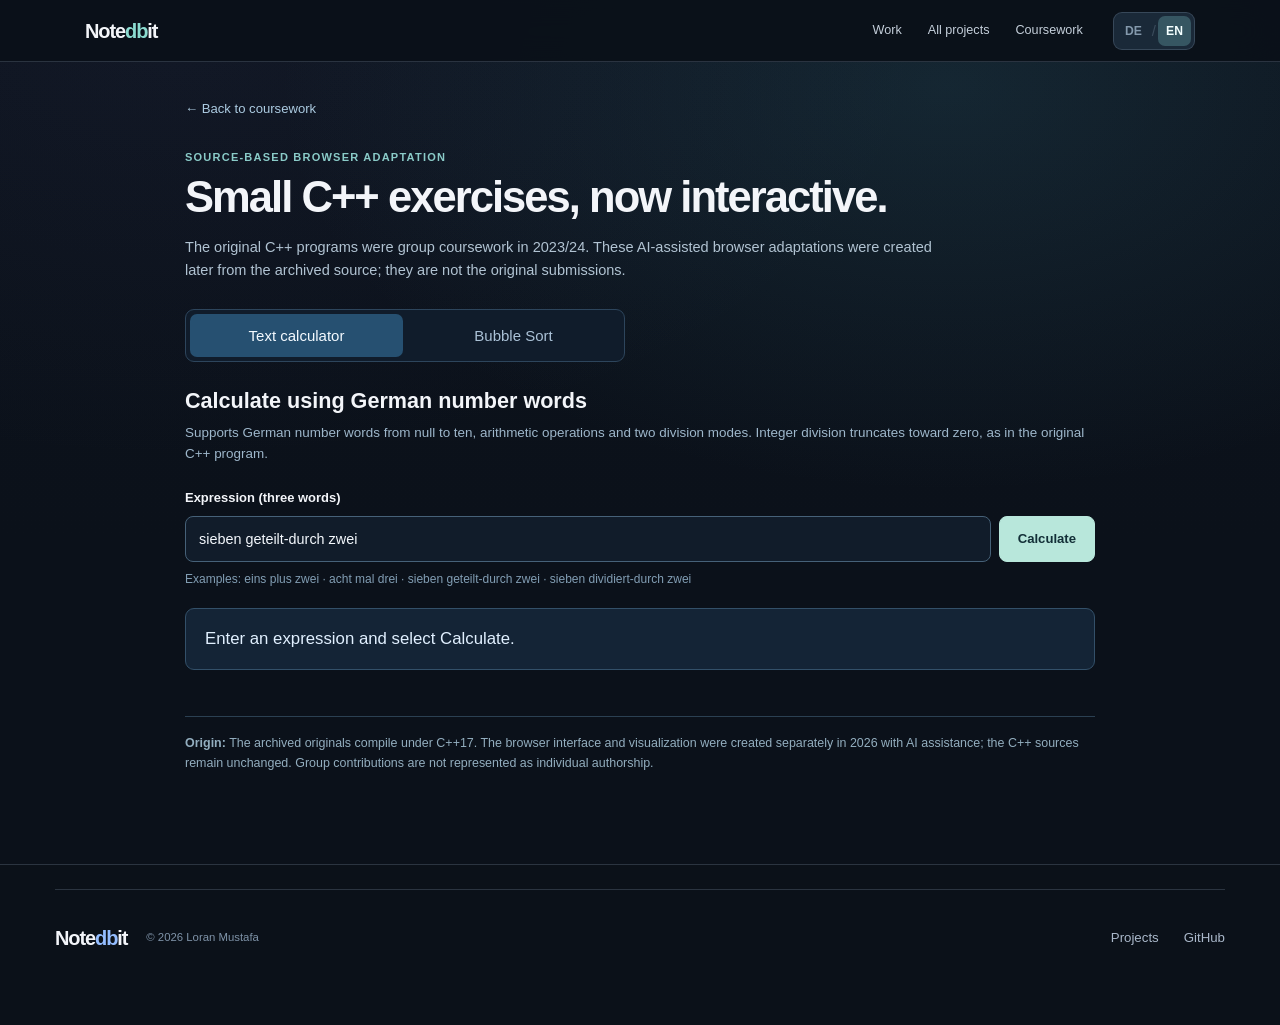
<file: demos/cpp-exercises/index.html>
<!doctype html>
<html lang="en">
<head>
<meta charset="utf-8">
<meta name="viewport" content="width=device-width,initial-scale=1">
<title data-de="C++-Studienübungen · Browser-Adaption | Notedbit">C++ Coursework · Browser Adaptation | Notedbit</title>
<meta name="description" content="Browser adaptations of archived C++ text-calculator and three-value Bubble Sort exercises.">
<link rel="icon" href="../../assets/favicon.svg" type="image/svg+xml">
<link rel="stylesheet" href="../../style.css">
<link rel="stylesheet" href="demo.css">
<script src="../../language.js" defer></script>
<script src="../../script.js" defer></script>
<script src="demo.js" defer></script>
</head>
<body>
<a class="skip-link" href="#main-content" data-de="Zum Inhalt">Skip to content</a>
<header class="site-header" data-header><div class="nav-shell shell">
<a href="../../index.html" aria-label="Notedbit home" class="brand wordmark"><span>Note</span><span class="wordmark-db">db</span><span>it</span></a>
<button class="nav-toggle" data-nav-toggle type="button" aria-expanded="false" aria-controls="primary-nav" aria-label="Open navigation"><span></span><span></span></button>
<nav class="site-nav" id="primary-nav" aria-label="Primary navigation"><a href="../../index.html#work" data-de="Arbeiten">Work</a><a href="../../projects/" data-de="Alle Projekte">All projects</a><a href="../../projects/coursework.html" data-de="Studienarbeiten">Coursework</a></nav>
<div class="language-switch" data-language-switch role="group" aria-label="Sprache / Language"><button type="button" data-lang="de" lang="de" aria-pressed="false">DE</button><span aria-hidden="true">/</span><button type="button" data-lang="en" lang="en" aria-pressed="true">EN</button></div></div></header>
<main id="main-content" class="demo-shell shell">
<a class="demo-back" href="../../projects/coursework.html" data-de="← Zurück zu den Studienarbeiten">← Back to coursework</a>
<p class="demo-kicker" data-de="QUELLTEXTBASIERTE BROWSER-ADAPTION">SOURCE-BASED BROWSER ADAPTATION</p>
<h1 data-de="Kleine C++-Übungen, direkt ausprobierbar.">Small C++ exercises, now interactive.</h1>
<p class="demo-intro" data-de="Die ursprünglichen C++-Programme stammen aus Gruppenübungen von 2023/24. Diese KI-unterstützten Browser-Adaptionen entstanden später anhand des archivierten Quellcodes; sie sind nicht die ursprünglichen Abgaben.">The original C++ programs were group coursework in 2023/24. These AI-assisted browser adaptations were created later from the archived source; they are not the original submissions.</p>
<div class="demo-tabs" role="tablist" aria-label="Exercise" data-demo-tabs>
<button type="button" role="tab" id="tab-calc" aria-controls="panel-calc" aria-selected="true" tabindex="0" data-demo-tab="calc" data-de="Textrechner">Text calculator</button>
<button type="button" role="tab" id="tab-sort" aria-controls="panel-sort" aria-selected="false" tabindex="-1" data-demo-tab="sort">Bubble Sort</button>
</div>
<section class="demo-panel" id="panel-calc" role="tabpanel" aria-labelledby="tab-calc" tabindex="0">
<div class="demo-panel-head"><h2 data-de="Mit deutschen Zahlwörtern rechnen">Calculate using German number words</h2><p data-de="Unterstützt Zahlwörter von null bis zehn, vier Grundrechenarten und zwei Divisionsvarianten. Die Ganzzahldivision schneidet wie im ursprünglichen C++-Programm zur Null hin ab.">Supports German number words from null to ten, arithmetic operations and two division modes. Integer division truncates toward zero, as in the original C++ program.</p></div>
<form id="calc-form" class="demo-form">
<label for="expression" data-de="Ausdruck (drei Wörter)">Expression (three words)</label>
<div class="demo-input-row"><input id="expression" name="expression" required autocomplete="off" spellcheck="false" value="sieben geteilt-durch zwei" placeholder="eins plus zwei"><button type="submit" data-de="Berechnen">Calculate</button></div>
<p class="demo-examples" data-de="Beispiele: eins plus zwei · acht mal drei · sieben geteilt-durch zwei · sieben dividiert-durch zwei">Examples: eins plus zwei · acht mal drei · sieben geteilt-durch zwei · sieben dividiert-durch zwei</p>
</form>
<div id="calc-output" class="demo-output" aria-live="polite" data-de="Gib einen Ausdruck ein und drücke Berechnen.">Enter an expression and select Calculate.</div>
<ol id="calc-history" class="demo-history" aria-label="Calculation history"></ol>
</section>
<section class="demo-panel" id="panel-sort" role="tabpanel" aria-labelledby="tab-sort" tabindex="0" hidden>
<div class="demo-panel-head"><h2 data-de="Drei Zahlen mit Bubble Sort sortieren">Sort three values using Bubble Sort</h2><p data-de="Die zwei Durchläufe und Nachbarvergleiche folgen der Schleifenstruktur der archivierten C++-Abgabe. Dies ist eine Visualisierung der Algorithmusschritte, keine neu entwickelte Sortierbibliothek.">The two passes and adjacent comparisons follow the loop structure of the archived C++ submission. This visualizes the algorithm, not a newly developed sorting library.</p></div>
<form id="sort-form" class="demo-form"><label for="sort-values" data-de="Drei ganze Zahlen (durch Kommas getrennt)">Three integers (comma-separated)</label>
<div class="demo-input-row"><input id="sort-values" value="9, 2, 5" required inputmode="text"><button type="submit" data-de="Sortieren">Sort values</button></div></form>
<div id="sort-visual" class="sort-visual" aria-live="polite"></div><ol id="sort-steps" class="demo-history"></ol>
</section>
<p class="demo-note"><strong data-de="Herkunft:">Origin:</strong> <span data-de="Die archivierten Originale kompilieren unter C++17. Browser-Oberfläche und Visualisierung wurden 2026 separat mit KI-Unterstützung erstellt; die C++-Quellen bleiben unverändert. Die Gruppenarbeit wird nicht als alleinige Eigenleistung ausgegeben.">The archived originals compile under C++17. The browser interface and visualization were created separately in 2026 with AI assistance; the C++ sources remain unchanged. Group contributions are not represented as individual authorship.</span></p>
</main>
<footer class="site-footer portfolio-footer"><div class="footer-shell shell"><div class="footer-identity"><a href="../../index.html" class="brand wordmark"><span>Note</span><span class="wordmark-db">db</span><span>it</span></a><p>© <span data-year>2026</span> Loran Mustafa</p></div><div class="footer-meta"><a href="../../projects/" data-de="Projekte">Projects</a><a href="https://github.com/notedbit" target="_blank" rel="noopener noreferrer">GitHub</a></div></div></footer>
</body></html>
</file>
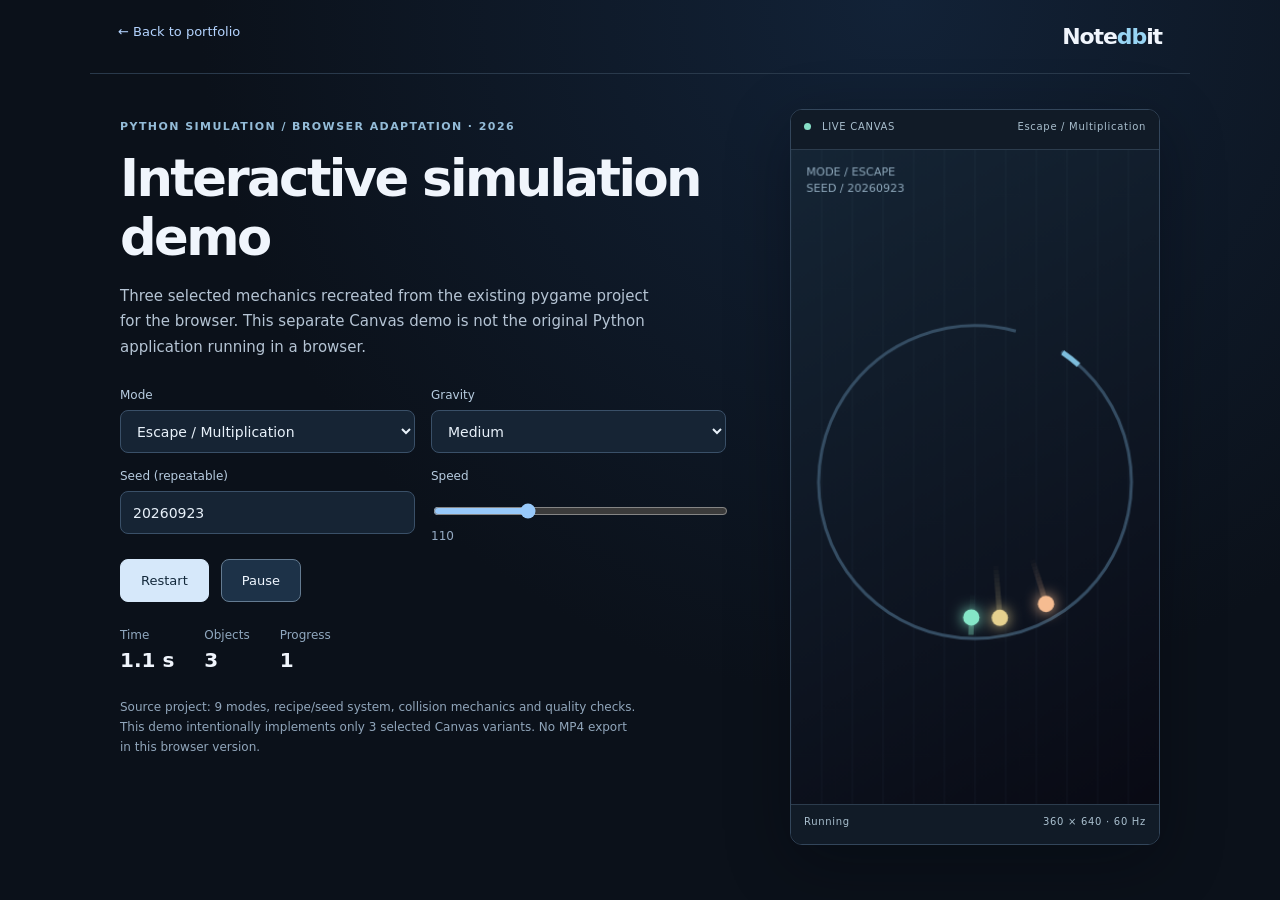
<file: demos/simulation/index.html>
<!doctype html>
<html lang="en"><head><meta charset="utf-8"><meta name="viewport" content="width=device-width,initial-scale=1"><meta name="theme-color" content="#0b111a">
<title>Simulation Browser Demo — Notedbit</title><link rel="stylesheet" href="demo.css"></head>
<body><header class="top"><a href="../../projects/#simulation">← <span data-de="Zurück zum Portfolio">Back to portfolio</span></a><a class="wordmark" href="../../index.html">Note<span>db</span>it</a></header>
<main class="layout"><section class="info"><p class="eyebrow">PYTHON SIMULATION / BROWSER ADAPTATION · 2026</p><h1><span data-de="Interaktive Simulationsdemo">Interactive simulation demo</span></h1><p class="lede" data-de="Drei ausgewählte Mechaniken aus dem vorhandenen pygame-Projekt für den Browser nachvollzogen. Diese separate Canvas-Demo ist keine unveränderte Ausführung der Python-Anwendung.">Three selected mechanics recreated from the existing pygame project for the browser. This separate Canvas demo is not the original Python application running in a browser.</p>
<div class="controls"><label><span data-de="Modus">Mode</span><select id="mode"><option value="escape">Escape / Multiplication</option><option value="plinko">Plinko</option><option value="shrinking">Shrinking Circle</option></select></label>
<label><span data-de="Schwerkraft">Gravity</span><select id="gravity"><option value="110">Low</option><option value="190" selected>Medium</option><option value="285">High</option><option value="390">Heavy</option></select></label>
<label><span data-de="Seed (reproduzierbar)">Seed (repeatable)</span><input id="seed" type="number" min="0" max="2147483647" step="1" value="20260923"></label>
<label><span data-de="Geschwindigkeit">Speed</span><input id="speed" type="range" min="60" max="220" step="10" value="110"><output id="speed-value">110</output></label>
<div class="actions"><button id="restart" type="button"><span data-de="Neustart">Restart</span></button><button id="toggle" type="button"><span data-de="Pause">Pause</span></button></div></div>
<div class="stats"><div><span data-de="Laufzeit">Time</span><strong id="time">0.0 s</strong></div><div><span data-de="Objekte">Objects</span><strong id="count">1</strong></div><div><span data-de="Fortschritt">Progress</span><strong id="progress">0</strong></div></div>
<p class="footnote" data-de="Quellbasis: 9 Modi, Rezept-/Seed-System, Kollisionsmechaniken und Qualitätsprüfungen. Diese Demo zeigt bewusst nur 3 ausgewählte, neu für Canvas implementierte Varianten. Keine MP4-Exportfunktion in der Browserversion.">Source project: 9 modes, recipe/seed system, collision mechanics and quality checks. This demo intentionally implements only 3 selected Canvas variants. No MP4 export in this browser version.</p></section>
<section class="stage" aria-label="Live simulation"><div class="stage-header"><span><span class="live-dot"></span> LIVE CANVAS</span><span id="mode-label">Escape / Multiplication</span></div><canvas id="sim" width="360" height="640" aria-label="Live physics simulation" role="img"></canvas><div class="stage-footer"><span id="status" aria-live="polite">Running</span><span>360 × 640 · 60 Hz</span></div></section></main>
<script defer src="demo.js"></script></body></html>
</file>
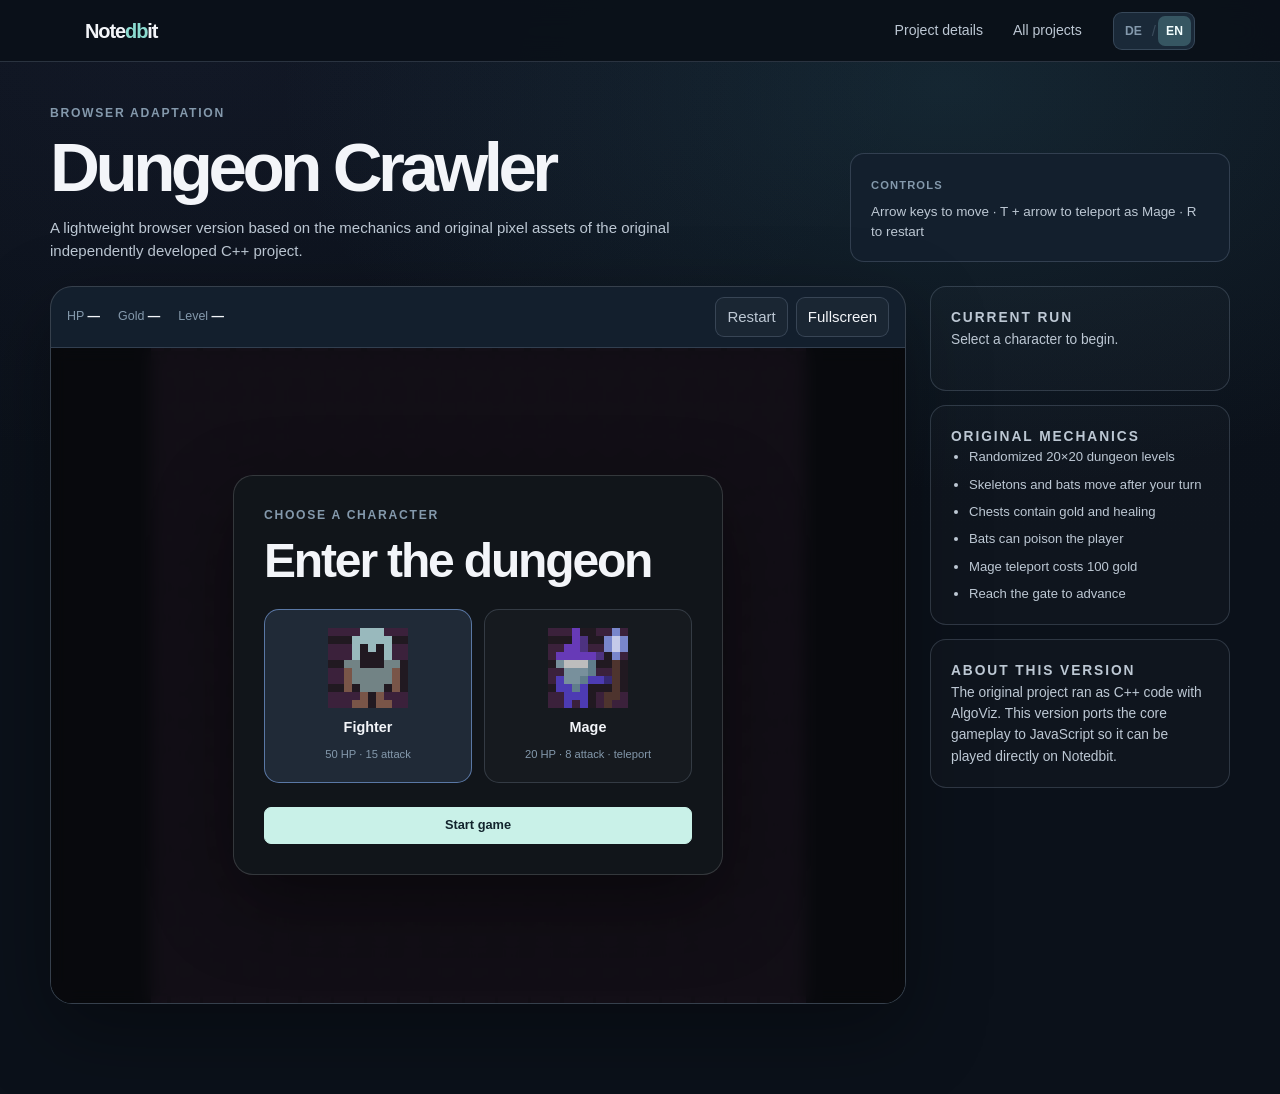
<file: games/dungeoncrawler/index.html>
<!DOCTYPE html>

<html lang="en">
<head>
<meta charset="utf-8"/>
<meta content="width=device-width, initial-scale=1.0" name="viewport"/>
<title>Play Dungeon Crawler — Notedbit</title>
<meta content="A browser adaptation of the original independently developed C++ Dungeon Crawler project." name="description"/>
<meta content="#0b0d10" name="theme-color"/>
<link href="../../assets/favicon.svg" rel="icon" type="image/svg+xml"/>
<link href="../../style.css" rel="stylesheet"/>
<link href="game.css" rel="stylesheet"/>
<script defer="" src="../../language.js"></script>
<script defer="" src="game.js"></script>
</head>
<body class="game-page">
<a class="skip-link" href="#game">Skip to game</a>
<header class="site-header game-header">
<div class="nav-shell">
<a aria-label="Notedbit home" class="brand wordmark" href="../../index.html"><span>Note</span><span class="wordmark-db">db</span><span>it</span></a>
<nav aria-label="Game navigation" class="game-nav">
<a href="../../projects/dungeoncrawler.html">Project details</a>
<a href="../../projects/">All projects</a>
</nav>
<div aria-label="Sprache / Language" class="language-switch" data-language-switch="" role="group">
<button aria-label="Deutsch wählen" aria-pressed="false" data-lang="de" lang="de" type="button">DE</button>
<span aria-hidden="true">/</span>
<button aria-label="Choose English" aria-pressed="true" data-lang="en" lang="en" type="button">EN</button>
</div>
</div>
</header>
<main class="game-shell" id="game">
<section class="game-intro">
<div>
<p class="section-kicker">Browser adaptation</p>
<h1>Dungeon Crawler</h1>
<p>
          A lightweight browser version based on the mechanics and original pixel
          assets of the original independently developed C++ project.
        </p>
</div>
<div class="game-note">
<span>Controls</span>
<p>Arrow keys to move · T + arrow to teleport as Mage · R to restart</p>
</div>
</section>
<section class="game-layout">
<div class="game-frame">
<div class="game-toolbar">
<div aria-live="polite" class="game-stats">
<span>HP <strong data-hp="">—</strong></span>
<span>Gold <strong data-gold="">—</strong></span>
<span>Level <strong data-level="">—</strong></span>
</div>
<div class="game-toolbar-actions">
<button class="game-reset" data-reset="" type="button">Restart</button>
<button aria-label="Enter fullscreen" class="game-fullscreen" data-fullscreen="" type="button">
              Fullscreen
            </button>
</div>
</div>
<div class="canvas-wrap">
<canvas aria-label="Dungeon Crawler game area" height="600" id="dungeon-canvas" width="600"></canvas>
<div class="game-overlay is-visible" data-overlay="">
<div class="overlay-panel" data-start-panel="">
<p class="section-kicker">Choose a character</p>
<h2>Enter the dungeon</h2>
<div class="character-grid">
<button class="character-card is-selected" data-character="fighter" type="button">
<img alt="" height="80" src="assets/kaempfer.png" width="80"/>
<strong>Fighter</strong>
<span>50 HP · 15 attack</span>
</button>
<button class="character-card" data-character="mage" type="button">
<img alt="" height="80" src="assets/mage.png" width="80"/>
<strong>Mage</strong>
<span>20 HP · 8 attack · teleport</span>
</button>
</div>
<button class="button button-primary game-start" data-start="" type="button">
                Start game
              </button>
</div>
<div class="overlay-panel is-hidden" data-end-panel="">
<p class="section-kicker" data-end-kicker="">Game over</p>
<h2 data-end-title="">Run ended</h2>
<p data-end-copy=""></p>
<button class="button button-primary" data-play-again="" type="button">
                Play again
              </button>
</div>
</div>
</div>
<div aria-label="Touch controls" class="mobile-controls">
<button aria-label="Move up" class="control-button control-up" data-move="up" type="button">↑</button>
<button aria-label="Move left" class="control-button control-left" data-move="left" type="button">←</button>
<button aria-label="Move down" class="control-button control-down" data-move="down" type="button">↓</button>
<button aria-label="Move right" class="control-button control-right" data-move="right" type="button">→</button>
<button aria-label="Toggle mage teleport" class="control-button control-teleport" data-teleport="" type="button">T</button>
</div>
</div>
<aside class="game-sidebar">
<div class="sidebar-card">
<p class="section-kicker">Current run</p>
<p class="game-message" data-message="">Select a character to begin.</p>
</div>
<div class="sidebar-card">
<p class="section-kicker">Original mechanics</p>
<ul>
<li>Randomized 20×20 dungeon levels</li>
<li>Skeletons and bats move after your turn</li>
<li>Chests contain gold and healing</li>
<li>Bats can poison the player</li>
<li>Mage teleport costs 100 gold</li>
<li>Reach the gate to advance</li>
</ul>
</div>
<div class="sidebar-card browser-note">
<p class="section-kicker">About this version</p>
<p>
            The original project ran as C++ code with AlgoViz. This version ports
            the core gameplay to JavaScript so it can be played directly on Notedbit.
          </p>
</div>
</aside>
</section>
</main>
</body>
</html>
</file>
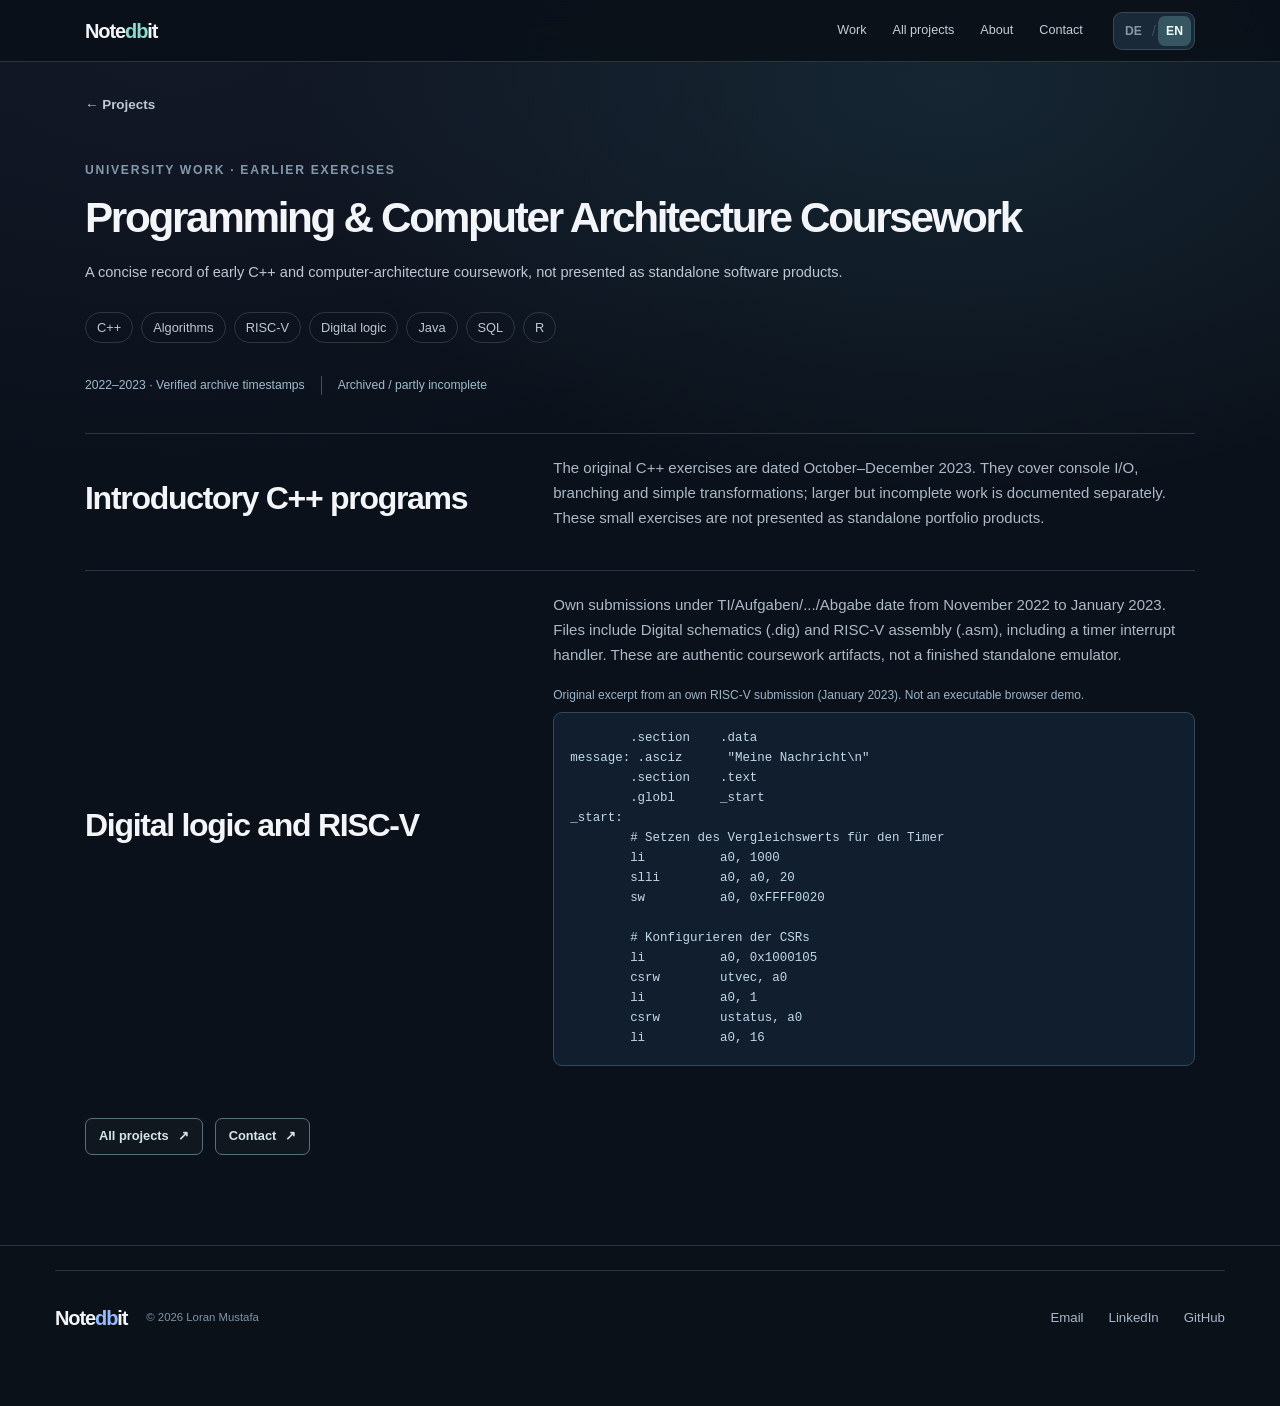
<file: projects/coursework.html>
<!DOCTYPE html>

<html lang="en"><head><meta charset="utf-8"/><meta content="width=device-width,initial-scale=1" name="viewport"/>
<title data-de="Programmier- &amp; Rechnerarchitekturübungen — Notedbit">Programming &amp; Computer Architecture Coursework — Notedbit</title>
<meta content="A compact account of earlier C++ exercises and computer-architecture coursework, kept separate from larger independent software projects." data-content-de="Eine kompakte Dokumentation früherer C++-Übungen und Rechnerarchitektur-Studienarbeiten, getrennt von größeren eigenständigen Softwareprojekten." name="description"/>
<meta content="#0b0d10" name="theme-color"/><meta content="website" property="og:type"/>
<meta content="Programming &amp; Computer Architecture Coursework — Notedbit" data-content-de="Programmier- &amp; Rechnerarchitekturübungen — Notedbit" property="og:title"/>
<meta content="A compact account of earlier C++ exercises and computer-architecture coursework, kept separate from larger independent software projects." data-content-de="Eine kompakte Dokumentation früherer C++-Übungen und Rechnerarchitektur-Studienarbeiten, getrennt von größeren eigenständigen Softwareprojekten." property="og:description"/>
<meta content="https://notedbit.com/projects/coursework.html" property="og:url"/><meta content="https://notedbit.com/assets/og-preview.png" property="og:image"/>
<link href="https://notedbit.com/projects/coursework.html" rel="canonical"/><link href="../assets/favicon.svg" rel="icon" type="image/svg+xml"/>
<link href="../style.css" rel="stylesheet"/><script defer="" src="../language.js"></script><script defer="" src="../script.js"></script>
</head><body><a class="skip-link" href="#main-content">Skip to content</a><header class="site-header" data-header=""><div class="nav-shell shell"><a aria-label="Notedbit home" class="brand wordmark" href="../index.html"><span>Note</span><span class="wordmark-db">db</span><span>it</span></a><button aria-controls="primary-nav" aria-expanded="false" aria-label="Open navigation" class="nav-toggle" data-nav-toggle="" type="button"><span></span><span></span></button><nav aria-label="Primary navigation" class="site-nav" id="primary-nav"><a href="../index.html#work"><span data-de="Arbeiten">Work</span></a><a href="../projects/"><span data-de="Alle Projekte">All projects</span></a><a href="../index.html#about"><span data-de="Über mich">About</span></a><a href="../index.html#contact"><span data-de="Kontakt">Contact</span></a></nav><div aria-label="Sprache / Language" class="language-switch" data-language-switch="" role="group"><button aria-label="Deutsch wählen" aria-pressed="false" data-lang="de" lang="de" type="button">DE</button><span aria-hidden="true">/</span><button aria-label="Choose English" aria-pressed="true" data-lang="en" lang="en" type="button">EN</button></div></div></header>
<main id="main-content"><section class="case-hero section-shell"><a class="back-link" href="./">← Projects</a>
<p class="section-kicker" data-de="Studienarbeiten · Frühere Übungen">University work · Earlier exercises</p>
<h1 class="case-title" data-de="Programmier- &amp; Rechnerarchitekturübungen">Programming &amp; Computer Architecture Coursework</h1>
<p class="case-lede" data-de="Kompakte Übersicht früher C++- und Rechnerarchitekturübungen. Die Arbeiten werden nicht als eigenständige Softwareprodukte dargestellt.">A concise record of early C++ and computer-architecture coursework, not presented as standalone software products.</p>
<div class="case-tags"><span>C++</span><span>Algorithms</span><span>RISC-V</span><span>Digital logic</span><span>Java</span><span>SQL</span><span>R</span></div>
<p class="case-fact-line"><span data-de="2022–2023 · Archiv-Zeitstempel geprüft">2022–2023 · Verified archive timestamps</span><span data-de="Archiviert / teilweise unvollständig">Archived / partly incomplete</span></p>
</section><section class="case-section section-shell" id="cpp"><div class="case-section-head">
<h2 data-de="C++-Einführungsprogramme">Introductory C++ programs</h2>
</div><div class="case-section-body"><p data-de="Die ursprünglichen C++-Übungen stammen aus Oktober bis Dezember 2023. Sie behandeln Konsolenein- und -ausgabe, Bedingungen und einfache Umformungen; größere, aber unvollständige Arbeiten sind separat dokumentiert. Diese Übungen werden nicht als eigenständige Softwareprodukte vermarktet.">The original C++ exercises are dated October–December 2023. They cover console I/O, branching and simple transformations; larger but incomplete work is documented separately. These small exercises are not presented as standalone portfolio products.</p></div></section><section class="case-section section-shell" id="hardware"><div class="case-section-head">
<h2 data-de="Digitale Logik und RISC-V">Digital logic and RISC-V</h2>
</div><div class="case-section-body"><p data-de="Eigene Abgaben unter TI/Aufgaben/.../Abgabe stammen aus November 2022 bis Januar 2023. Darunter sind Digital-Schaltungen (.dig) und RISC-V-Assemblerdateien (.asm), einschließlich eines Timer-Interrupt-Handlers. Es handelt sich um echte Studienabgaben, nicht um einen fertigen Emulator.">Own submissions under TI/Aufgaben/.../Abgabe date from November 2022 to January 2023. Files include Digital schematics (.dig) and RISC-V assembly (.asm), including a timer interrupt handler. These are authentic coursework artifacts, not a finished standalone emulator.</p><figure class="source-evidence"><figcaption data-de="Originalauszug aus einer eigenen RISC-V-Abgabe (Januar 2023). Keine ausführbare Browser-Demo.">Original excerpt from an own RISC-V submission (January 2023). Not an executable browser demo.</figcaption><pre><code>        .section    .data
message: .asciz      "Meine Nachricht\n"
        .section    .text
        .globl      _start
_start:
        # Setzen des Vergleichswerts für den Timer
        li          a0, 1000
        slli        a0, a0, 20
        sw          a0, 0xFFFF0020
        
        # Konfigurieren der CSRs
        li          a0, 0x1000105
        csrw        utvec, a0
        li          a0, 1
        csrw        ustatus, a0
        li          a0, 16</code></pre></figure></div></section><section class="case-end section-shell"><a class="button button-secondary" href="./"><span data-de="Alle Projekte">All projects</span><span aria-hidden="true"> ↗</span></a><a class="button button-secondary" href="../index.html#contact"><span data-de="Kontakt">Contact</span><span aria-hidden="true"> ↗</span></a></section></main><footer class="site-footer portfolio-footer"><div class="footer-shell shell"><div class="footer-identity"><a aria-label="Notedbit home" class="brand wordmark" href="../index.html"><span>Note</span><span class="wordmark-db">db</span><span>it</span></a><p>© <span data-year="">2026</span> Loran Mustafa</p></div><div class="footer-meta"><a href="mailto:loran@notedbit.com">Email</a><a href="https://www.linkedin.com/in/loran-mustafa" rel="noopener noreferrer" target="_blank">LinkedIn</a><a href="https://github.com/notedbit" rel="noopener noreferrer" target="_blank">GitHub</a></div></div></footer></body></html>
</file>
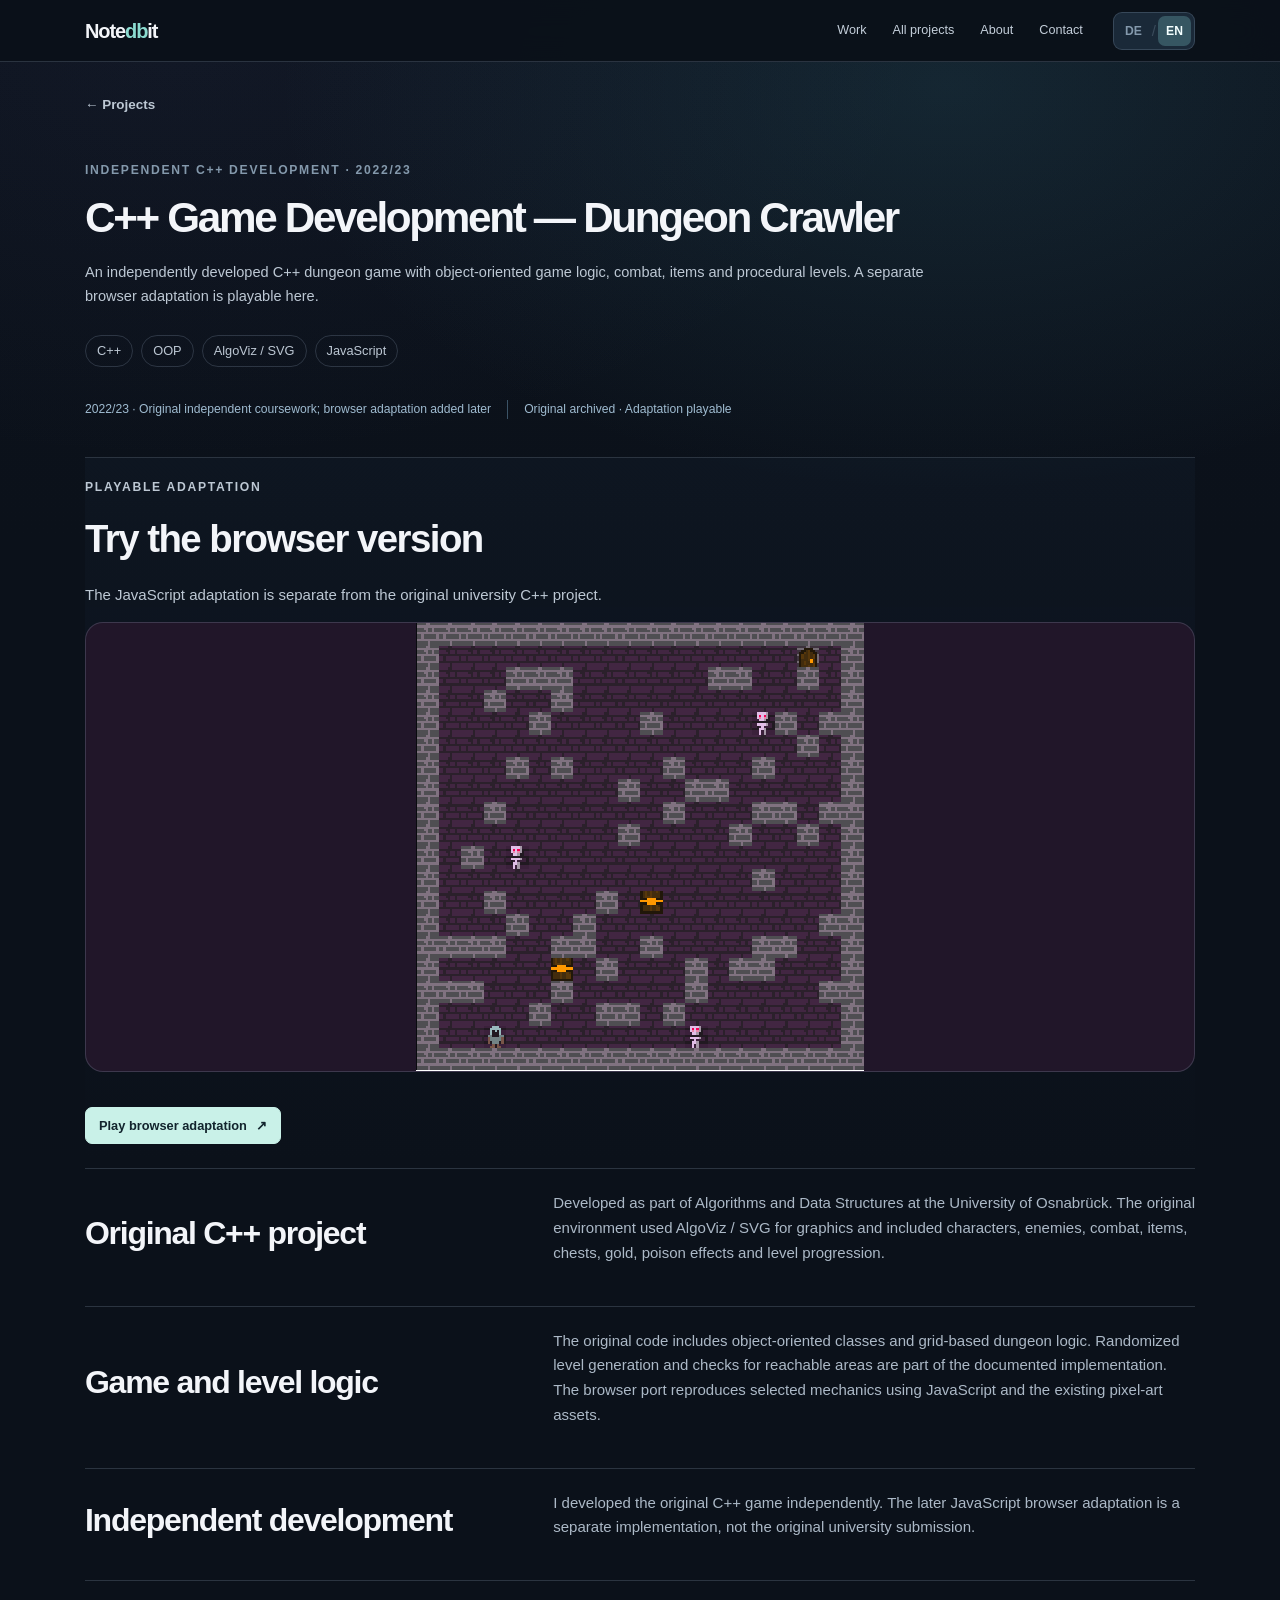
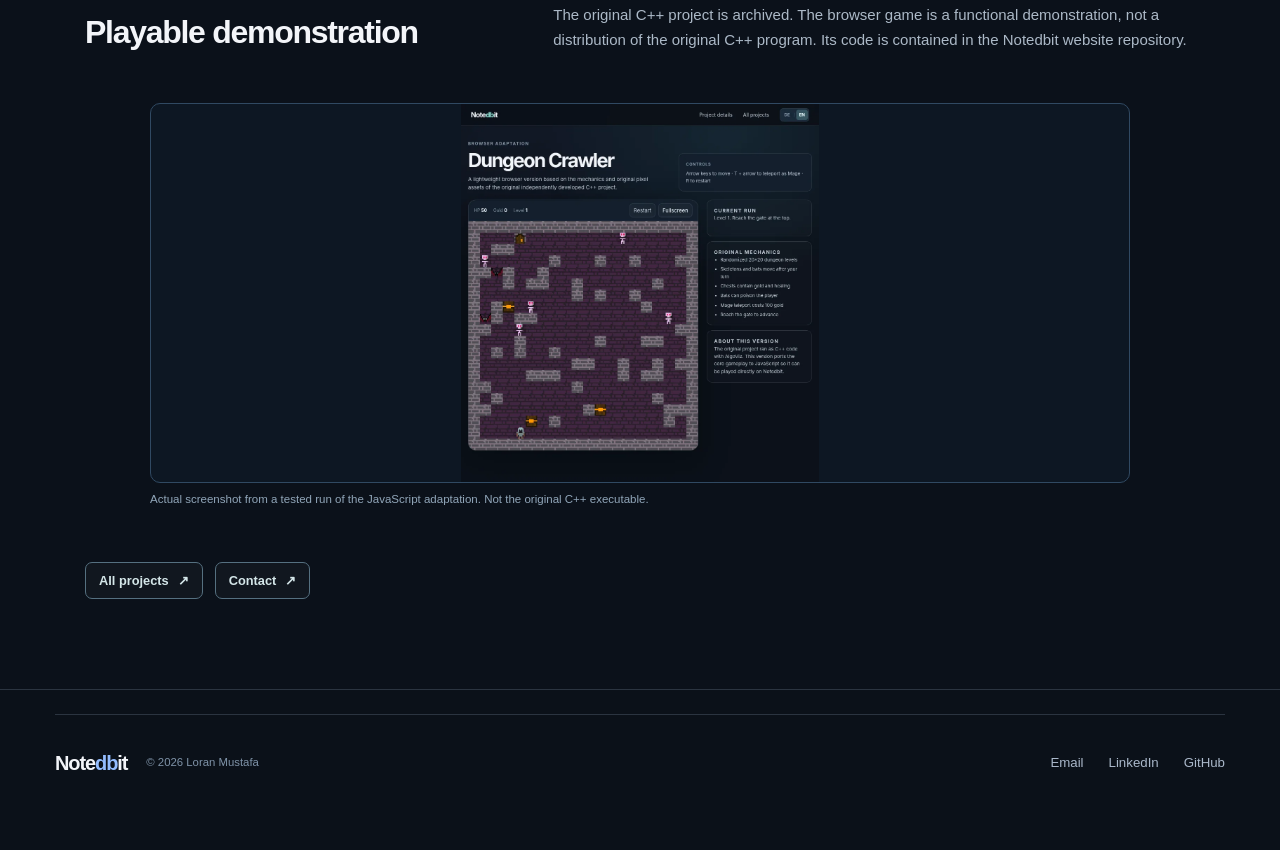
<file: projects/dungeoncrawler.html>
<!DOCTYPE html>

<html lang="en"><head><meta charset="utf-8"/><meta content="width=device-width,initial-scale=1" name="viewport"/>
<title data-de="C++-Spieleentwicklung — Dungeon Crawler — Notedbit">C++ Game Development — Dungeon Crawler — Notedbit</title>
<meta content="An independently developed university C++ dungeon game with object-oriented game logic, combat, items and procedural levels. A separate browser adaptation is playable here." data-content-de="Ein eigenständig entwickeltes C++-Dungeon-Spiel mit objektorientierter Spiellogik, Kämpfen, Gegenständen und generierten Leveln. Eine separate Browser-Adaption ist hier spielbar." name="description"/>
<meta content="#0b0d10" name="theme-color"/><meta content="website" property="og:type"/>
<meta content="C++ Game Development — Dungeon Crawler — Notedbit" data-content-de="C++-Spieleentwicklung — Dungeon Crawler — Notedbit" property="og:title"/>
<meta content="An independently developed university C++ dungeon game with object-oriented game logic, combat, items and procedural levels. A separate browser adaptation is playable here." data-content-de="Ein eigenständig entwickeltes C++-Dungeon-Spiel mit objektorientierter Spiellogik, Kämpfen, Gegenständen und generierten Leveln. Eine separate Browser-Adaption ist hier spielbar." property="og:description"/>
<meta content="https://notedbit.com/projects/dungeoncrawler.html" property="og:url"/><meta content="https://notedbit.com/assets/og-preview.png" property="og:image"/>
<link href="https://notedbit.com/projects/dungeoncrawler.html" rel="canonical"/><link href="../assets/favicon.svg" rel="icon" type="image/svg+xml"/>
<link href="../style.css" rel="stylesheet"/><script defer="" src="../language.js"></script><script defer="" src="../script.js"></script>
</head><body><a class="skip-link" href="#main-content">Skip to content</a><header class="site-header" data-header=""><div class="nav-shell shell"><a aria-label="Notedbit home" class="brand wordmark" href="../index.html"><span>Note</span><span class="wordmark-db">db</span><span>it</span></a><button aria-controls="primary-nav" aria-expanded="false" aria-label="Open navigation" class="nav-toggle" data-nav-toggle="" type="button"><span></span><span></span></button><nav aria-label="Primary navigation" class="site-nav" id="primary-nav"><a href="../index.html#work"><span data-de="Arbeiten">Work</span></a><a href="../projects/"><span data-de="Alle Projekte">All projects</span></a><a href="../index.html#about"><span data-de="Über mich">About</span></a><a href="../index.html#contact"><span data-de="Kontakt">Contact</span></a></nav><div aria-label="Sprache / Language" class="language-switch" data-language-switch="" role="group"><button aria-label="Deutsch wählen" aria-pressed="false" data-lang="de" lang="de" type="button">DE</button><span aria-hidden="true">/</span><button aria-label="Choose English" aria-pressed="true" data-lang="en" lang="en" type="button">EN</button></div></div></header>
<main id="main-content"><section class="case-hero section-shell"><a class="back-link" href="./">← Projects</a>
<p class="section-kicker" data-de="Eigenständige C++-Entwicklung · 2022/23">Independent C++ development · 2022/23</p>
<h1 class="case-title" data-de="C++-Spieleentwicklung — Dungeon Crawler">C++ Game Development — Dungeon Crawler</h1>
<p class="case-lede" data-de="Ein eigenständig entwickeltes C++-Dungeon-Spiel mit objektorientierter Spiellogik, Kämpfen, Gegenständen und generierten Leveln. Eine separate Browser-Adaption ist hier spielbar.">An independently developed C++ dungeon game with object-oriented game logic, combat, items and procedural levels. A separate browser adaptation is playable here.</p>
<div class="case-tags"><span>C++</span><span>OOP</span><span>AlgoViz / SVG</span><span>JavaScript</span></div>
<p class="case-fact-line"><span data-de="2022/23 · Ursprüngliches Einzelprojekt; Browser-Adaption später ergänzt">2022/23 · Original independent coursework; browser adaptation added later</span><span data-de="Original archiviert · Adaption spielbar">Original archived · Adaptation playable</span></p>
</section><section class="case-media section-shell"><div class="case-media-head"><p class="section-kicker" data-de="Spielbare Adaption">Playable adaptation</p><h2 data-de="Browser-Version ausprobieren">Try the browser version</h2><p data-de="Die JavaScript-Adaption ist vom ursprünglichen universitären C++-Projekt zu unterscheiden.">The JavaScript adaptation is separate from the original university C++ project.</p></div><div class="case-game-media"><img alt="Screenshot of the playable JavaScript Dungeon Crawler adaptation" data-alt-de="Screenshot der spielbaren JavaScript-Adaption des Dungeon Crawlers" loading="lazy" src="../assets/dungeoncrawler-gameplay.png"/><div><a class="button button-primary" href="../games/dungeoncrawler/">Play browser adaptation<span aria-hidden="true"> ↗</span></a></div></div></section><section class="case-section section-shell"><div class="case-section-head">
<h2 data-de="Ursprüngliches C++-Projekt">Original C++ project</h2>
</div><div class="case-section-body"><p data-de="Entwickelt im Rahmen von Algorithmen und Datenstrukturen an der Universität Osnabrück. Die ursprüngliche Umgebung verwendete AlgoViz / SVG für die Darstellung und umfasste Charaktere, Gegner, Kämpfe, Gegenstände, Truhen, Gold, Gifteffekte und Levelwechsel.">Developed as part of Algorithms and Data Structures at the University of Osnabrück. The original environment used AlgoViz / SVG for graphics and included characters, enemies, combat, items, chests, gold, poison effects and level progression.</p></div></section><section class="case-section section-shell"><div class="case-section-head">
<h2 data-de="Spiel- und Levelmechanik">Game and level logic</h2>
</div><div class="case-section-body"><p data-de="Der ursprüngliche Code enthält objektorientierte Klassen und eine rasterbasierte Dungeon-Logik. Zufällige Levelgenerierung und Prüfungen erreichbarer Bereiche gehören zur dokumentierten Implementierung. Der Browser-Port bildet ausgewählte Mechaniken mit JavaScript und den vorhandenen Pixel-Art-Grafiken nach.">The original code includes object-oriented classes and grid-based dungeon logic. Randomized level generation and checks for reachable areas are part of the documented implementation. The browser port reproduces selected mechanics using JavaScript and the existing pixel-art assets.</p></div></section><section class="case-section section-shell"><div class="case-section-head">
<h2 data-de="Eigenständige Entwicklung">Independent development</h2>
</div><div class="case-section-body"><p data-de="Die ursprüngliche C++-Version habe ich eigenständig entwickelt. Die spätere JavaScript-Browser-Adaption ist eine separate, nachträgliche Umsetzung und nicht die damalige Universitätsabgabe.">I developed the original C++ game independently. The later JavaScript browser adaptation is a separate implementation, not the original university submission.</p></div></section><section class="case-section section-shell"><div class="case-section-head">
<h2 data-de="Spielbare Demonstration">Playable demonstration</h2>
</div><div class="case-section-body"><p data-de="Das ursprüngliche C++-Projekt ist archiviert. Das Browserspiel ist eine funktionsfähige Demonstration, keine Veröffentlichung des ursprünglichen C++-Programms. Sein Code befindet sich im Notedbit-Website-Repository.">The original C++ project is archived. The browser game is a functional demonstration, not a distribution of the original C++ program. Its code is contained in the Notedbit website repository.</p></div></section><figure class="case-genuine-screenshot"><img alt="Actual browser screenshot of the playable Dungeon Crawler with game canvas and status panels" data-alt-de="Echter Browser-Screenshot des spielbaren Dungeon Crawlers mit Spielfeld und Statusanzeigen" loading="lazy" src="../assets/dungeoncrawler-browser-ui.webp"/><figcaption data-de="Echter Screenshot der spielbaren JavaScript-Adaption aus einem getesteten Durchlauf. Nicht das ursprüngliche C++-Programm.">Actual screenshot from a tested run of the JavaScript adaptation. Not the original C++ executable.</figcaption></figure><section class="case-end section-shell"><a class="button button-secondary" href="./"><span data-de="Alle Projekte">All projects</span><span aria-hidden="true"> ↗</span></a><a class="button button-secondary" href="../index.html#contact"><span data-de="Kontakt">Contact</span><span aria-hidden="true"> ↗</span></a></section></main><footer class="site-footer portfolio-footer"><div class="footer-shell shell"><div class="footer-identity"><a aria-label="Notedbit home" class="brand wordmark" href="../index.html"><span>Note</span><span class="wordmark-db">db</span><span>it</span></a><p>© <span data-year="">2026</span> Loran Mustafa</p></div><div class="footer-meta"><a href="mailto:loran@notedbit.com">Email</a><a href="https://www.linkedin.com/in/loran-mustafa" rel="noopener noreferrer" target="_blank">LinkedIn</a><a href="https://github.com/notedbit" rel="noopener noreferrer" target="_blank">GitHub</a></div></div></footer></body></html>
</file>
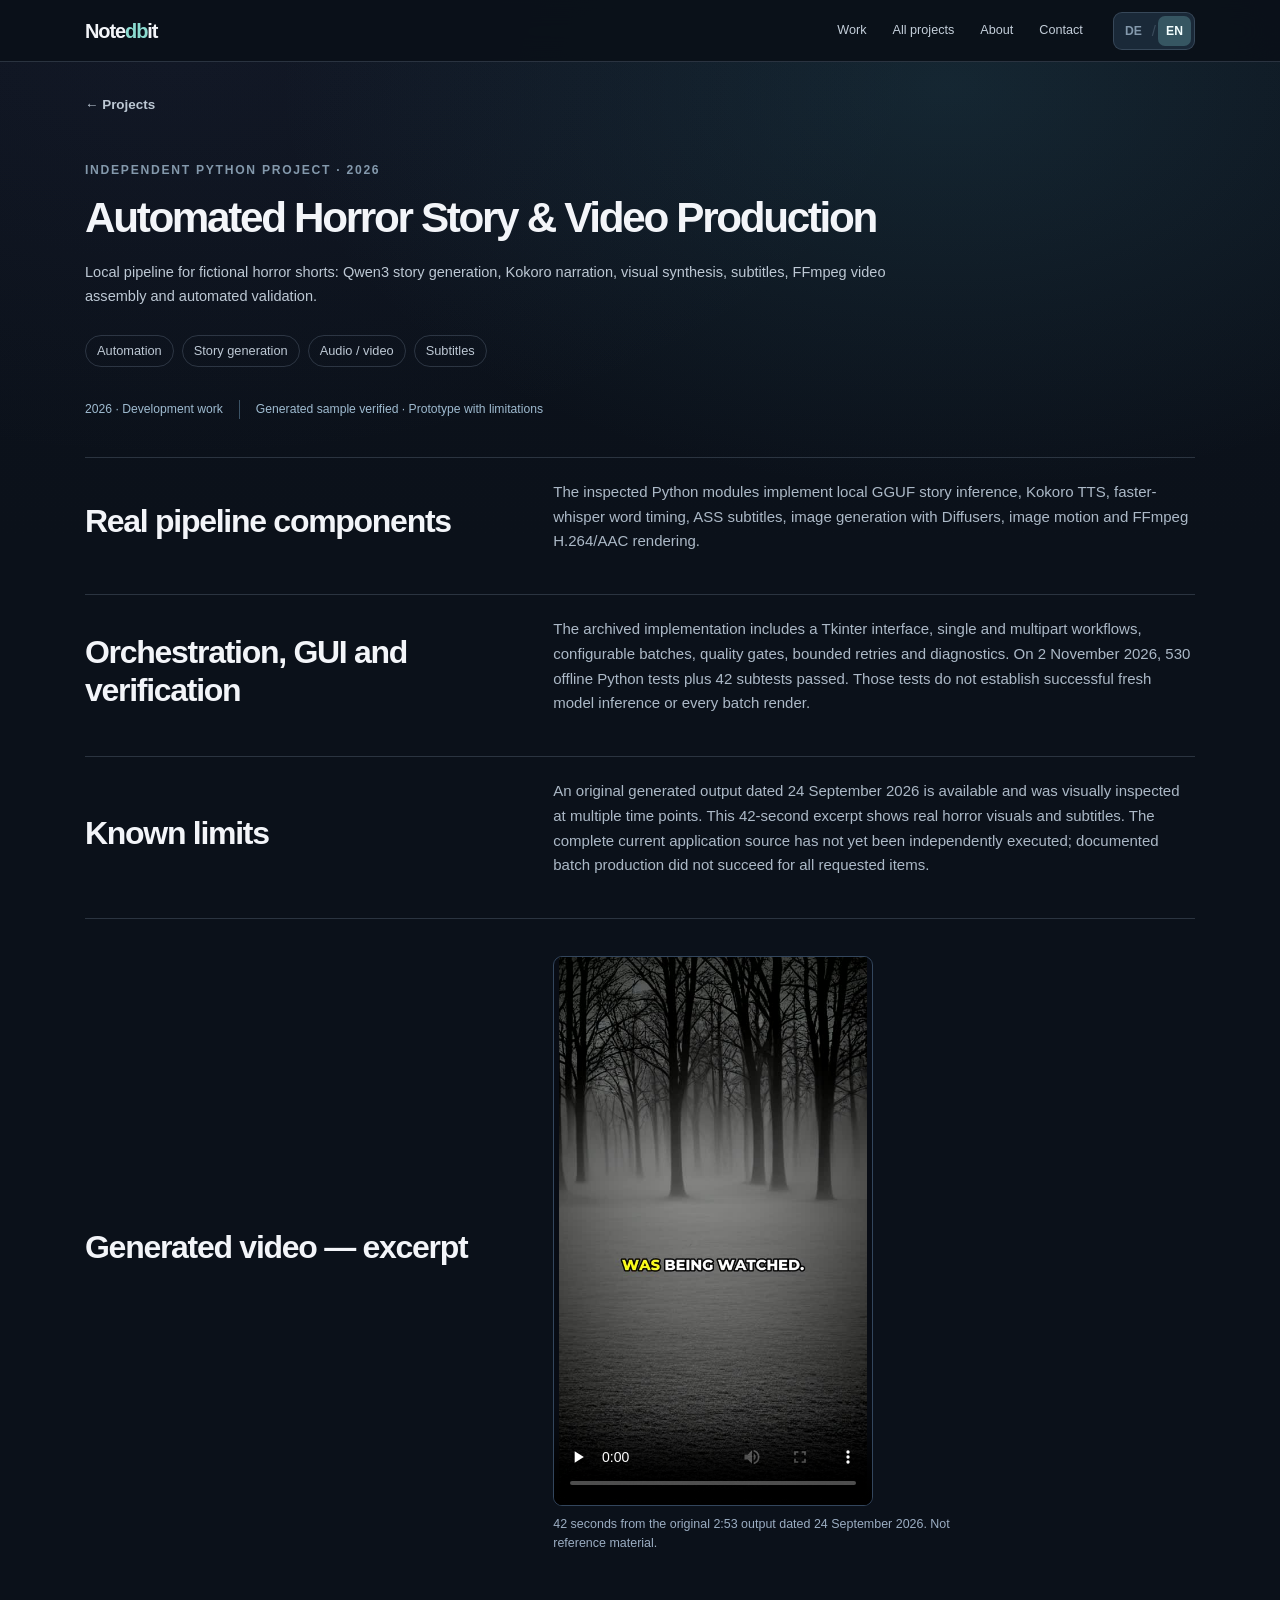
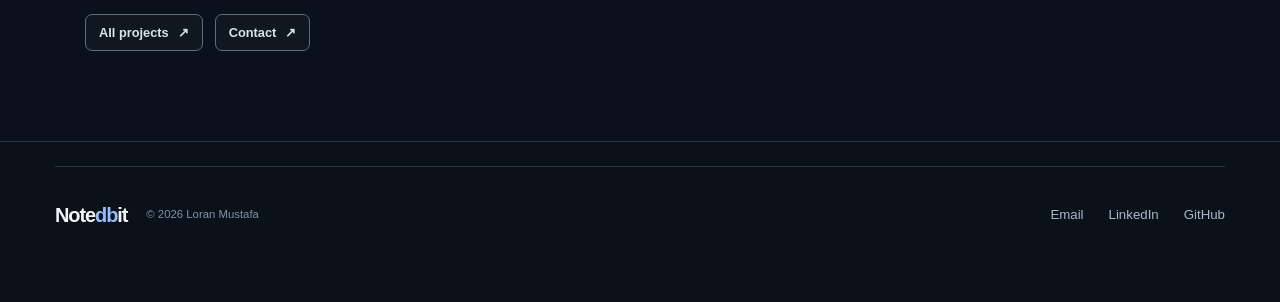
<file: projects/horror-video-automation.html>
<!DOCTYPE html>

<html lang="en"><head><meta charset="utf-8"/><meta content="width=device-width,initial-scale=1" name="viewport"/>
<title data-de="Automatisierte Horrorstory- &amp; Videoproduktion — Notedbit">Automated Horror Story &amp; Video Production — Notedbit</title>
<meta content="An experimental pipeline for generating fictional horror stories and assembling narrated short-form videos." data-content-de="Eine experimentelle Pipeline zur Erstellung fiktionaler Horrorgeschichten und zur Zusammenstellung vertonter Videos." name="description"/>
<meta content="#0b0d10" name="theme-color"/><meta content="website" property="og:type"/>
<meta content="Automated Horror Story &amp; Video Production — Notedbit" data-content-de="Automatisierte Horrorstory- &amp; Videoproduktion — Notedbit" property="og:title"/>
<meta content="An experimental pipeline for generating fictional horror stories and assembling narrated short-form videos." data-content-de="Eine experimentelle Pipeline zur Erstellung fiktionaler Horrorgeschichten und zur Zusammenstellung vertonter Videos." property="og:description"/>
<meta content="https://notedbit.com/projects/horror-video-automation.html" property="og:url"/><meta content="https://notedbit.com/assets/og-preview.png" property="og:image"/>
<link href="https://notedbit.com/projects/horror-video-automation.html" rel="canonical"/><link href="../assets/favicon.svg" rel="icon" type="image/svg+xml"/>
<link href="../style.css" rel="stylesheet"/><script defer="" src="../language.js"></script><script defer="" src="../script.js"></script>
</head><body><a class="skip-link" href="#main-content">Skip to content</a><header class="site-header" data-header=""><div class="nav-shell shell"><a aria-label="Notedbit home" class="brand wordmark" href="../index.html"><span>Note</span><span class="wordmark-db">db</span><span>it</span></a><button aria-controls="primary-nav" aria-expanded="false" aria-label="Open navigation" class="nav-toggle" data-nav-toggle="" type="button"><span></span><span></span></button><nav aria-label="Primary navigation" class="site-nav" id="primary-nav"><a href="../index.html#work"><span data-de="Arbeiten">Work</span></a><a href="../projects/"><span data-de="Alle Projekte">All projects</span></a><a href="../index.html#about"><span data-de="Über mich">About</span></a><a href="../index.html#contact"><span data-de="Kontakt">Contact</span></a></nav><div aria-label="Sprache / Language" class="language-switch" data-language-switch="" role="group"><button aria-label="Deutsch wählen" aria-pressed="false" data-lang="de" lang="de" type="button">DE</button><span aria-hidden="true">/</span><button aria-label="Choose English" aria-pressed="true" data-lang="en" lang="en" type="button">EN</button></div></div></header>
<main id="main-content"><section class="case-hero section-shell"><a class="back-link" href="./">← Projects</a>
<p class="section-kicker" data-de="Eigenständiges Python-Projekt · 2026">Independent Python project · 2026</p>
<h1 class="case-title" data-de="Automatisierte Horrorstory- &amp; Videoproduktion">Automated Horror Story &amp; Video Production</h1>
<p class="case-lede" data-de="Lokale Pipeline für fiktionale Horror-Kurzvideos: Qwen3-Storys, Kokoro-Vertonung, Bildgenerierung, Untertitel, FFmpeg-Videoschnitt und automatisierte Qualitätsprüfung.">Local pipeline for fictional horror shorts: Qwen3 story generation, Kokoro narration, visual synthesis, subtitles, FFmpeg video assembly and automated validation.</p>
<div class="case-tags"><span>Automation</span><span>Story generation</span><span>Audio / video</span><span>Subtitles</span></div>
<p class="case-fact-line"><span data-de="2026 · Entwicklungsarbeit">2026 · Development work</span><span data-de="Videobeispiel geprüft · Prototyp mit Einschränkungen">Generated sample verified · Prototype with limitations</span></p>
</section><section class="case-section section-shell"><div class="case-section-head">
<h2 data-de="Tatsächliche Pipeline-Komponenten">Real pipeline components</h2>
</div><div class="case-section-body"><p data-de="Die untersuchten Python-Module implementieren lokale GGUF-Textgenerierung, Kokoro-TTS, faster-whisper-Wort-Timestamps, ASS-Untertitel, Bildgenerierung mit Diffusers, Bildeffekte und FFmpeg-Rendering in H.264/AAC.">The inspected Python modules implement local GGUF story inference, Kokoro TTS, faster-whisper word timing, ASS subtitles, image generation with Diffusers, image motion and FFmpeg H.264/AAC rendering.</p></div></section><section class="case-section section-shell"><div class="case-section-head">
<h2 data-de="Orchestrierung, GUI und Prüfungen">Orchestration, GUI and verification</h2>
</div><div class="case-section-body"><p data-de="Die archivierte Implementierung umfasst eine Tkinter-Oberfläche, Einzel- und Mehrteiler-Abläufe, Batchverarbeitung, Qualitätsprüfungen, begrenzte Wiederholungen und Diagnostik. Am 2. November 2026 bestanden 530 Offline-Python-Tests sowie 42 Subtests. Das belegt keine neue vollständige KI-Inferenz und nicht jeden Batch-Render.">The archived implementation includes a Tkinter interface, single and multipart workflows, configurable batches, quality gates, bounded retries and diagnostics. On 2 November 2026, 530 offline Python tests plus 42 subtests passed. Those tests do not establish successful fresh model inference or every batch render.</p></div></section><section class="case-section section-shell"><div class="case-section-head">
<h2 data-de="Bekannte Grenzen">Known limits</h2>
</div><div class="case-section-body"><p><span data-de="Das am 24.09.2026 erzeugte Originalvideo ist vorhanden und wurde über mehrere Zeitpunkte visuell geprüft. Der folgende 42-Sekunden-Ausschnitt zeigt eine echte Videoausgabe mit Horrorbildsequenzen und Untertiteln. Der aktuelle Quellcodestand der vollständigen Anwendung konnte noch nicht unabhängig ausgeführt werden; dokumentierte Stapelverarbeitung war in Tests nicht durchgehend erfolgreich.">An original generated output dated 24 September 2026 is available and was visually inspected at multiple time points. This 42-second excerpt shows real horror visuals and subtitles. The complete current application source has not yet been independently executed; documented batch production did not succeed for all requested items.</span></p></div></section><section class="case-section section-shell"><div class="case-section-head"><h2 data-de="Erzeugtes Video — Ausschnitt">Generated video — excerpt</h2></div><div class="case-section-body"><figure class="case-verified-video"><video aria-label="Horror video produced by the project" controls="" playsinline="" poster="../assets/horror-generated-frame.jpg" preload="none"><source src="../assets/horror-generated-excerpt.mp4" type="video/mp4"/></video><figcaption data-de="42 Sekunden aus der 2:53-Minuten-Originalausgabe vom 24.09.2026. Kein Referenzvideo.">42 seconds from the original 2:53 output dated 24 September 2026. Not reference material.</figcaption></figure></div></section><section class="case-end section-shell"><a class="button button-secondary" href="./"><span data-de="Alle Projekte">All projects</span><span aria-hidden="true"> ↗</span></a><a class="button button-secondary" href="../index.html#contact"><span data-de="Kontakt">Contact</span><span aria-hidden="true"> ↗</span></a></section></main><footer class="site-footer portfolio-footer"><div class="footer-shell shell"><div class="footer-identity"><a aria-label="Notedbit home" class="brand wordmark" href="../index.html"><span>Note</span><span class="wordmark-db">db</span><span>it</span></a><p>© <span data-year="">2026</span> Loran Mustafa</p></div><div class="footer-meta"><a href="mailto:loran@notedbit.com">Email</a><a href="https://www.linkedin.com/in/loran-mustafa" rel="noopener noreferrer" target="_blank">LinkedIn</a><a href="https://github.com/notedbit" rel="noopener noreferrer" target="_blank">GitHub</a></div></div></footer></body></html>
</file>
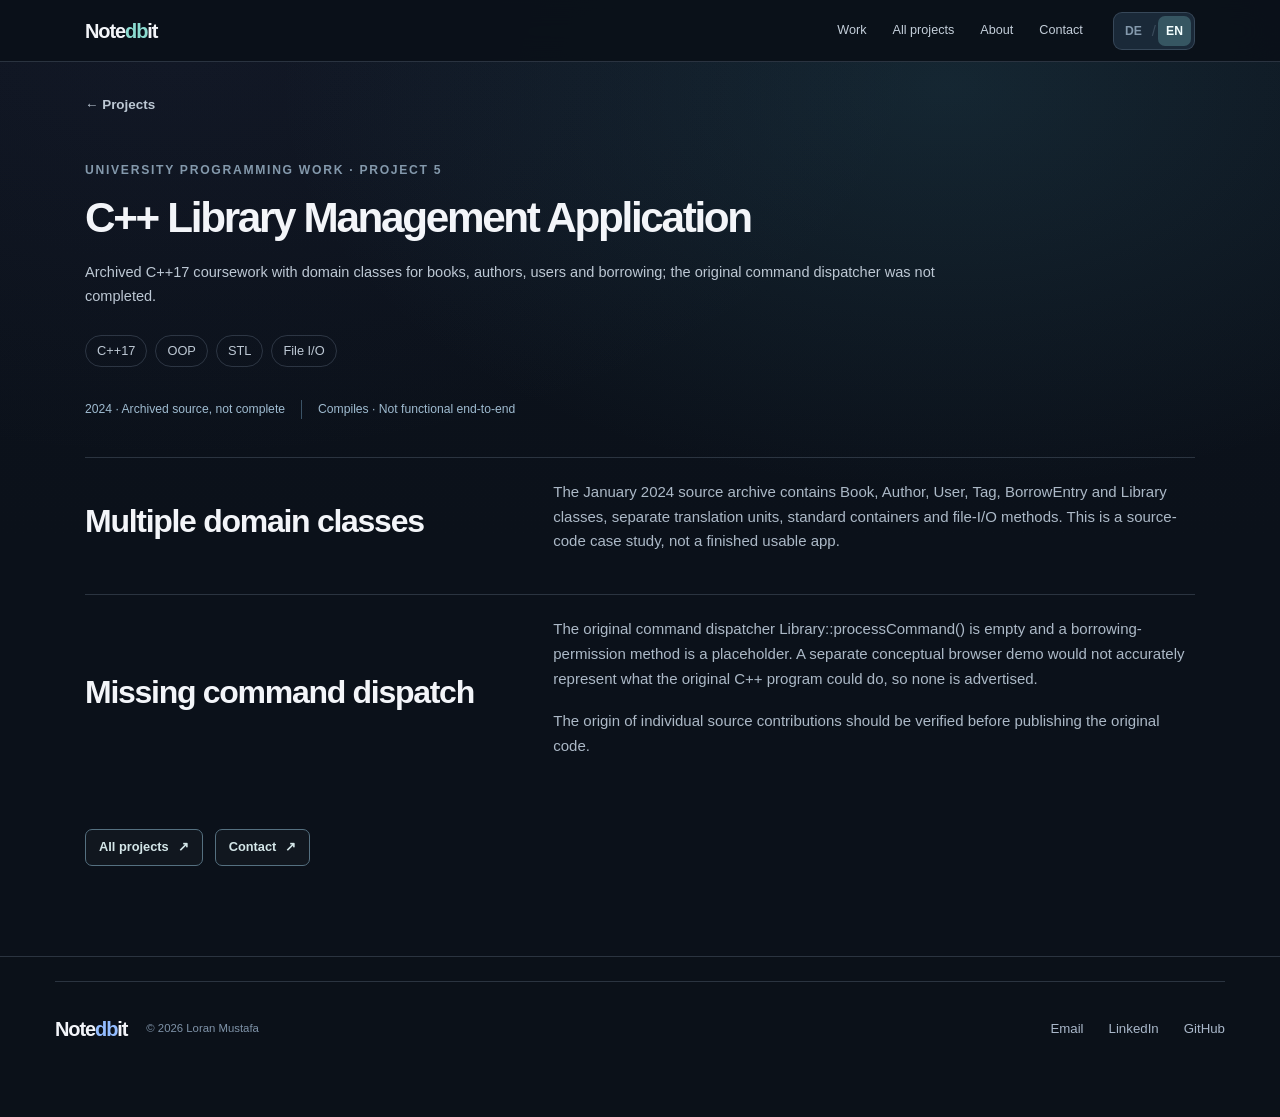
<file: projects/library-management.html>
<!DOCTYPE html>

<html lang="en"><head><meta charset="utf-8"/><meta content="width=device-width,initial-scale=1" name="viewport"/>
<title data-de="C++-Bibliotheksverwaltung — Notedbit">C++ Library Management Application — Notedbit</title>
<meta content="A multi-class C++ application skeleton for managing books, authors, users and borrowing records. The command interface is unfinished." data-content-de="Eine mehrklassige C++-Anwendung zur Verwaltung von Büchern, Autoren, Nutzern und Ausleihen. Die Befehlsschnittstelle ist unvollständig." name="description"/>
<meta content="#0b0d10" name="theme-color"/><meta content="website" property="og:type"/>
<meta content="C++ Library Management Application — Notedbit" data-content-de="C++-Bibliotheksverwaltung — Notedbit" property="og:title"/>
<meta content="A multi-class C++ application skeleton for managing books, authors, users and borrowing records. The command interface is unfinished." data-content-de="Eine mehrklassige C++-Anwendung zur Verwaltung von Büchern, Autoren, Nutzern und Ausleihen. Die Befehlsschnittstelle ist unvollständig." property="og:description"/>
<meta content="https://notedbit.com/projects/library-management.html" property="og:url"/><meta content="https://notedbit.com/assets/og-preview.png" property="og:image"/>
<link href="https://notedbit.com/projects/library-management.html" rel="canonical"/><link href="../assets/favicon.svg" rel="icon" type="image/svg+xml"/>
<link href="../style.css" rel="stylesheet"/><script defer="" src="../language.js"></script><script defer="" src="../script.js"></script>
</head><body><a class="skip-link" href="#main-content">Skip to content</a><header class="site-header" data-header=""><div class="nav-shell shell"><a aria-label="Notedbit home" class="brand wordmark" href="../index.html"><span>Note</span><span class="wordmark-db">db</span><span>it</span></a><button aria-controls="primary-nav" aria-expanded="false" aria-label="Open navigation" class="nav-toggle" data-nav-toggle="" type="button"><span></span><span></span></button><nav aria-label="Primary navigation" class="site-nav" id="primary-nav"><a href="../index.html#work"><span data-de="Arbeiten">Work</span></a><a href="../projects/"><span data-de="Alle Projekte">All projects</span></a><a href="../index.html#about"><span data-de="Über mich">About</span></a><a href="../index.html#contact"><span data-de="Kontakt">Contact</span></a></nav><div aria-label="Sprache / Language" class="language-switch" data-language-switch="" role="group"><button aria-label="Deutsch wählen" aria-pressed="false" data-lang="de" lang="de" type="button">DE</button><span aria-hidden="true">/</span><button aria-label="Choose English" aria-pressed="true" data-lang="en" lang="en" type="button">EN</button></div></div></header>
<main id="main-content"><section class="case-hero section-shell"><a class="back-link" href="./">← Projects</a>
<p class="section-kicker" data-de="Universitäre Programmierarbeit · Projekt 5">University programming work · Project 5</p>
<h1 class="case-title" data-de="C++-Bibliotheksverwaltung">C++ Library Management Application</h1>
<p class="case-lede" data-de="Archivierte C++17-Studienarbeit mit Klassen für Bücher, Autoren, Nutzer und Ausleihen; die ursprüngliche Kommandoverarbeitung wurde nicht fertiggestellt.">Archived C++17 coursework with domain classes for books, authors, users and borrowing; the original command dispatcher was not completed.</p>
<div class="case-tags"><span>C++17</span><span>OOP</span><span>STL</span><span>File I/O</span></div>
<p class="case-fact-line"><span data-de="2024 · Archivierter Code, nicht abgeschlossen">2024 · Archived source, not complete</span><span data-de="Kompiliert · Nicht durchgängig bedienbar">Compiles · Not functional end-to-end</span></p>
</section><section class="case-section section-shell"><div class="case-section-head">
<h2 data-de="Mehrere fachliche Klassen">Multiple domain classes</h2>
</div><div class="case-section-body"><p data-de="Der Quellcode aus Januar 2024 enthält die Klassen Book, Author, User, Tag, BorrowEntry und Library, getrennte Quelldateien, Standardcontainer und Datei-Ein-/Ausgabe. Dies ist eine Quellcode-Fallstudie, keine fertig benutzbare Anwendung.">The January 2024 source archive contains Book, Author, User, Tag, BorrowEntry and Library classes, separate translation units, standard containers and file-I/O methods. This is a source-code case study, not a finished usable app.</p></div></section><section class="case-section section-shell"><div class="case-section-head">
<h2 data-de="Fehlende Kommandoverarbeitung">Missing command dispatch</h2>
</div><div class="case-section-body"><p data-de="Der ursprüngliche Kommandoverteiler Library::processCommand() ist leer; auch eine Ausleihberechtigungsfunktion ist lediglich ein Platzhalter. Eine separate konzeptionelle Browser-Demo würde den ursprünglichen Funktionsstand nicht korrekt zeigen und wird daher nicht beworben.">The original command dispatcher Library::processCommand() is empty and a borrowing-permission method is a placeholder. A separate conceptual browser demo would not accurately represent what the original C++ program could do, so none is advertised.</p><p class="case-source-note" data-de="Die Herkunft einzelner Codebestandteile muss vor einer Veröffentlichung des Originals überprüft werden.">The origin of individual source contributions should be verified before publishing the original code.</p></div></section><section class="case-end section-shell"><a class="button button-secondary" href="./"><span data-de="Alle Projekte">All projects</span><span aria-hidden="true"> ↗</span></a><a class="button button-secondary" href="../index.html#contact"><span data-de="Kontakt">Contact</span><span aria-hidden="true"> ↗</span></a></section></main><footer class="site-footer portfolio-footer"><div class="footer-shell shell"><div class="footer-identity"><a aria-label="Notedbit home" class="brand wordmark" href="../index.html"><span>Note</span><span class="wordmark-db">db</span><span>it</span></a><p>© <span data-year="">2026</span> Loran Mustafa</p></div><div class="footer-meta"><a href="mailto:loran@notedbit.com">Email</a><a href="https://www.linkedin.com/in/loran-mustafa" rel="noopener noreferrer" target="_blank">LinkedIn</a><a href="https://github.com/notedbit" rel="noopener noreferrer" target="_blank">GitHub</a></div></div></footer></body></html>
</file>
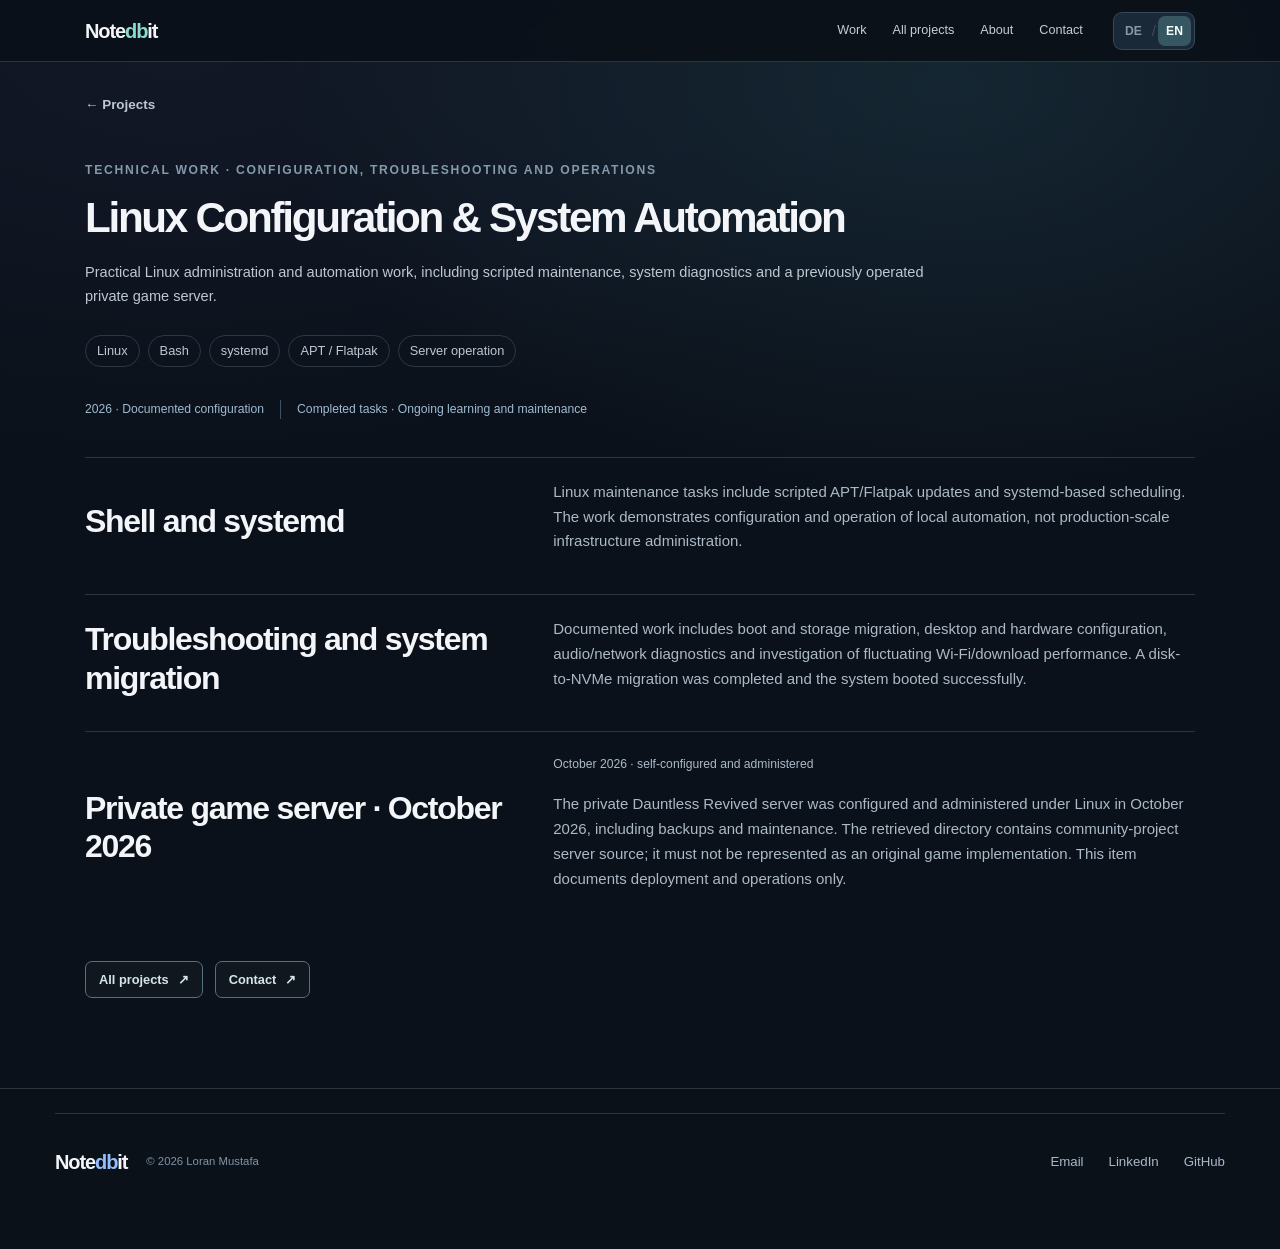
<file: projects/linux-automation.html>
<!DOCTYPE html>

<html lang="en"><head><meta charset="utf-8"/><meta content="width=device-width,initial-scale=1" name="viewport"/>
<title data-de="Linux-Konfiguration &amp; Systemautomatisierung — Notedbit">Linux Configuration &amp; System Automation — Notedbit</title>
<meta content="Practical Linux administration and automation work, including scripted maintenance, system diagnostics and a previously operated private game server." data-content-de="Praktische Linux-Konfiguration und Automatisierung mit skriptbasierter Wartung, Systemdiagnose und einem früher betriebenen privaten Spielserver." name="description"/>
<meta content="#0b0d10" name="theme-color"/><meta content="website" property="og:type"/>
<meta content="Linux Configuration &amp; System Automation — Notedbit" data-content-de="Linux-Konfiguration &amp; Systemautomatisierung — Notedbit" property="og:title"/>
<meta content="Practical Linux administration and automation work, including scripted maintenance, system diagnostics and a previously operated private game server." data-content-de="Praktische Linux-Konfiguration und Automatisierung mit skriptbasierter Wartung, Systemdiagnose und einem früher betriebenen privaten Spielserver." property="og:description"/>
<meta content="https://notedbit.com/projects/linux-automation.html" property="og:url"/><meta content="https://notedbit.com/assets/og-preview.png" property="og:image"/>
<link href="https://notedbit.com/projects/linux-automation.html" rel="canonical"/><link href="../assets/favicon.svg" rel="icon" type="image/svg+xml"/>
<link href="../style.css" rel="stylesheet"/><script defer="" src="../language.js"></script><script defer="" src="../script.js"></script>
</head><body><a class="skip-link" href="#main-content">Skip to content</a><header class="site-header" data-header=""><div class="nav-shell shell"><a aria-label="Notedbit home" class="brand wordmark" href="../index.html"><span>Note</span><span class="wordmark-db">db</span><span>it</span></a><button aria-controls="primary-nav" aria-expanded="false" aria-label="Open navigation" class="nav-toggle" data-nav-toggle="" type="button"><span></span><span></span></button><nav aria-label="Primary navigation" class="site-nav" id="primary-nav"><a href="../index.html#work"><span data-de="Arbeiten">Work</span></a><a href="../projects/"><span data-de="Alle Projekte">All projects</span></a><a href="../index.html#about"><span data-de="Über mich">About</span></a><a href="../index.html#contact"><span data-de="Kontakt">Contact</span></a></nav><div aria-label="Sprache / Language" class="language-switch" data-language-switch="" role="group"><button aria-label="Deutsch wählen" aria-pressed="false" data-lang="de" lang="de" type="button">DE</button><span aria-hidden="true">/</span><button aria-label="Choose English" aria-pressed="true" data-lang="en" lang="en" type="button">EN</button></div></div></header>
<main id="main-content"><section class="case-hero section-shell"><a class="back-link" href="./">← Projects</a>
<p class="section-kicker" data-de="Technische Arbeiten · Konfiguration, Fehleranalyse und Betrieb">Technical work · Configuration, troubleshooting and operations</p>
<h1 class="case-title" data-de="Linux-Konfiguration &amp; Systemautomatisierung">Linux Configuration &amp; System Automation</h1>
<p class="case-lede" data-de="Praktische Linux-Konfiguration und Automatisierung mit skriptbasierter Wartung, Systemdiagnose und einem früher betriebenen privaten Spielserver.">Practical Linux administration and automation work, including scripted maintenance, system diagnostics and a previously operated private game server.</p>
<div class="case-tags"><span>Linux</span><span>Bash</span><span>systemd</span><span>APT / Flatpak</span><span>Server operation</span></div>
<p class="case-fact-line"><span data-de="2026 · Dokumentierte Konfiguration">2026 · Documented configuration</span><span data-de="Durchgeführte Arbeiten · laufende Nutzung und Wartung">Completed tasks · Ongoing learning and maintenance</span></p>
</section><section class="case-section section-shell"><div class="case-section-head">
<h2 data-de="Shell und systemd">Shell and systemd</h2>
</div><div class="case-section-body"><p data-de="Zu den Linux-Wartungsaufgaben gehören skriptbasierte APT-/Flatpak-Updates und eine Zeitsteuerung über systemd. Die Arbeiten zeigen lokale Automatisierung, nicht die Administration produktiver Unternehmensinfrastruktur.">Linux maintenance tasks include scripted APT/Flatpak updates and systemd-based scheduling. The work demonstrates configuration and operation of local automation, not production-scale infrastructure administration.</p></div></section><section class="case-section section-shell"><div class="case-section-head">
<h2 data-de="Fehleranalyse und Systemmigration">Troubleshooting and system migration</h2>
</div><div class="case-section-body"><p data-de="Dokumentierte Arbeiten umfassen Boot- und Datenträgermigration, Desktop- und Hardwarekonfiguration, Audio-/Netzwerkdiagnose und Untersuchungen schwankender WLAN-/Downloadgeschwindigkeiten. Eine Datenträgermigration auf NVMe wurde abgeschlossen und das System erfolgreich gestartet.">Documented work includes boot and storage migration, desktop and hardware configuration, audio/network diagnostics and investigation of fluctuating Wi-Fi/download performance. A disk-to-NVMe migration was completed and the system booted successfully.</p></div></section><section class="case-section section-shell" id="server"><div class="case-section-head">
<h2 data-de="Privater Spielserver · Oktober 2026">Private game server · October 2026</h2>
</div><div class="case-section-body"><p class="case-fact-line"><span data-de="Oktober 2026 · selbst eingerichtet und administriert">October 2026 · self-configured and administered</span></p><p data-de="Der private Dauntless-Revived-Server wurde im Oktober 2026 unter Linux eingerichtet und administriert, einschließlich Backups und Wartung. Das gefundene Verzeichnis enthält Community-Projekt-Quellcode, der nicht als eigene Spieleentwicklung dargestellt werden darf. Der Eintrag dokumentiert ausschließlich Bereitstellung und Betrieb.">The private Dauntless Revived server was configured and administered under Linux in October 2026, including backups and maintenance. The retrieved directory contains community-project server source; it must not be represented as an original game implementation. This item documents deployment and operations only.</p></div></section><section class="case-end section-shell"><a class="button button-secondary" href="./"><span data-de="Alle Projekte">All projects</span><span aria-hidden="true"> ↗</span></a><a class="button button-secondary" href="../index.html#contact"><span data-de="Kontakt">Contact</span><span aria-hidden="true"> ↗</span></a></section></main><footer class="site-footer portfolio-footer"><div class="footer-shell shell"><div class="footer-identity"><a aria-label="Notedbit home" class="brand wordmark" href="../index.html"><span>Note</span><span class="wordmark-db">db</span><span>it</span></a><p>© <span data-year="">2026</span> Loran Mustafa</p></div><div class="footer-meta"><a href="mailto:loran@notedbit.com">Email</a><a href="https://www.linkedin.com/in/loran-mustafa" rel="noopener noreferrer" target="_blank">LinkedIn</a><a href="https://github.com/notedbit" rel="noopener noreferrer" target="_blank">GitHub</a></div></div></footer></body></html>
</file>
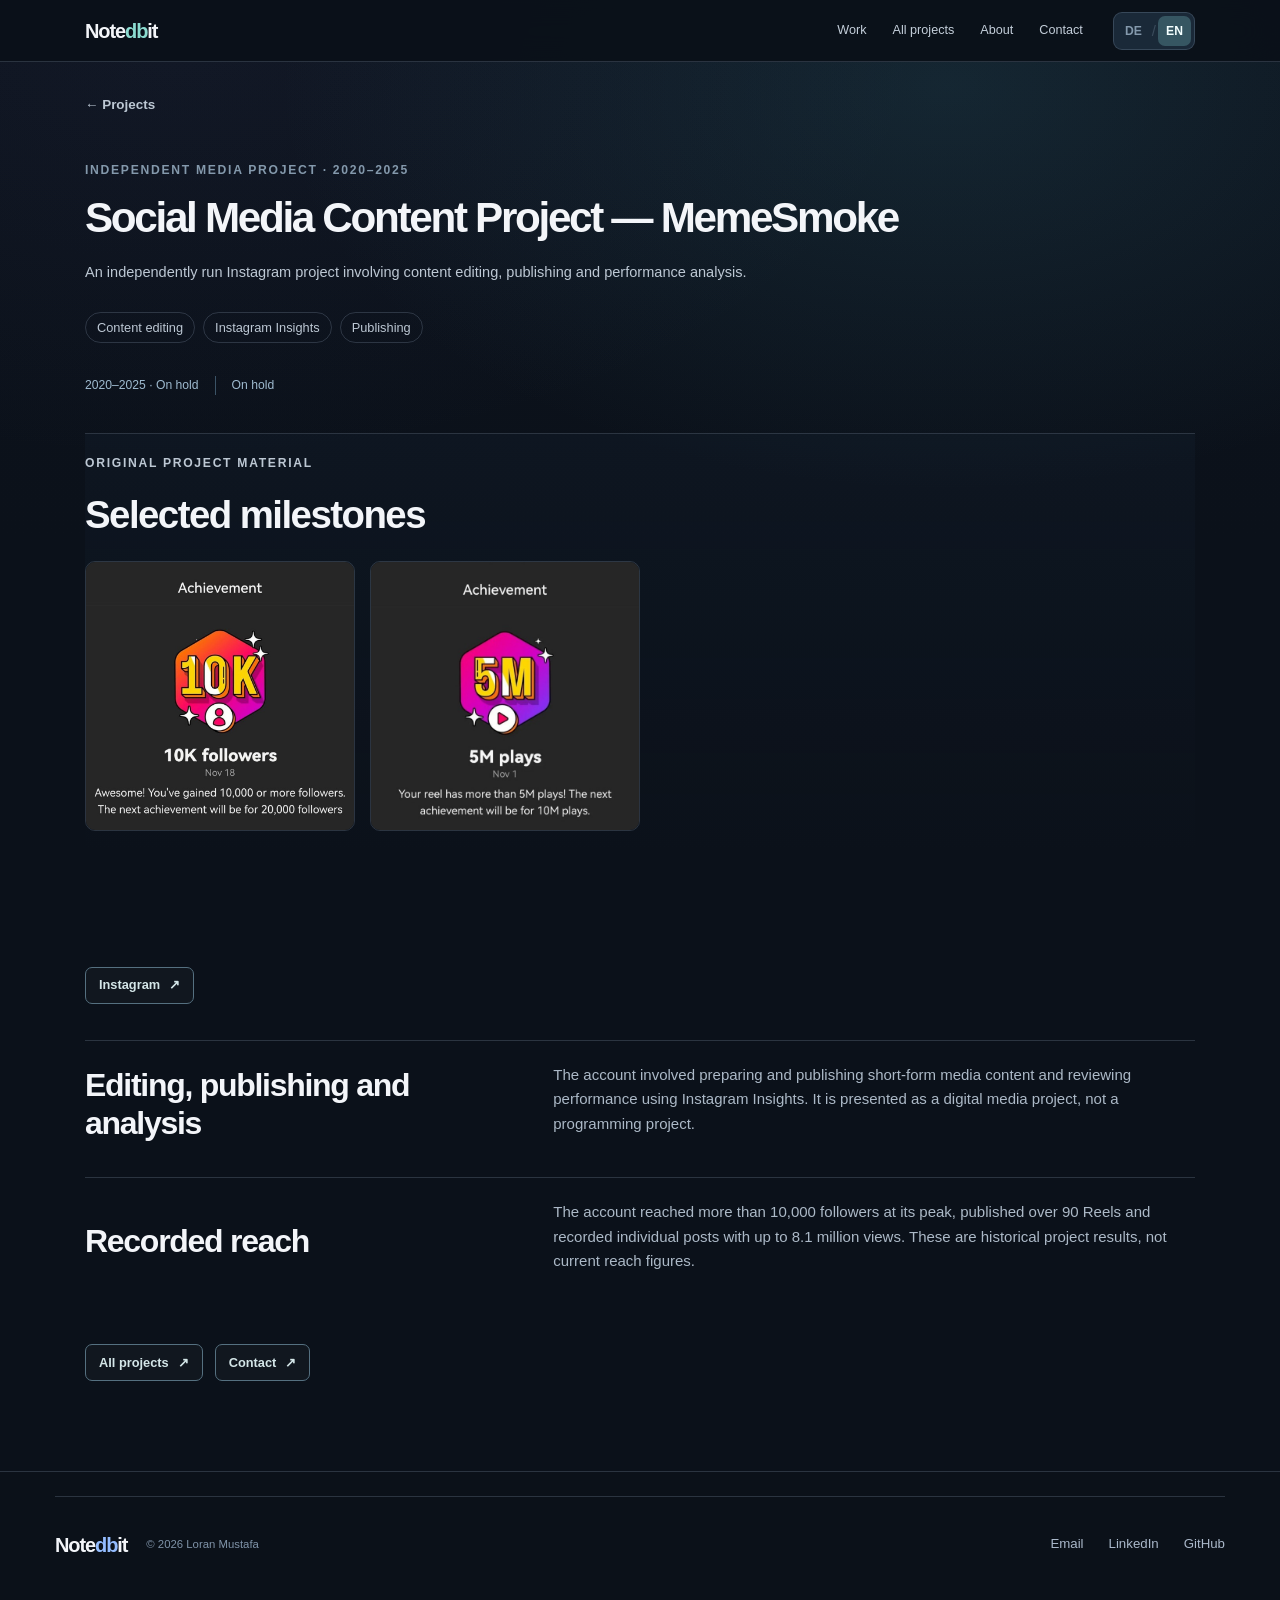
<file: projects/media-project.html>
<!DOCTYPE html>

<html lang="en"><head><meta charset="utf-8"/><meta content="width=device-width,initial-scale=1" name="viewport"/>
<title data-de="Social-Media-Projekt — MemeSmoke — Notedbit">Social Media Content Project — MemeSmoke — Notedbit</title>
<meta content="An independently run Instagram project involving content editing, publishing and performance analysis." data-content-de="Ein eigenständig betriebenes Instagram-Projekt mit Content-Bearbeitung, Veröffentlichungen und Reichweitenauswertung." name="description"/>
<meta content="#0b0d10" name="theme-color"/><meta content="website" property="og:type"/>
<meta content="Social Media Content Project — MemeSmoke — Notedbit" data-content-de="Social-Media-Projekt — MemeSmoke — Notedbit" property="og:title"/>
<meta content="An independently run Instagram project involving content editing, publishing and performance analysis." data-content-de="Ein eigenständig betriebenes Instagram-Projekt mit Content-Bearbeitung, Veröffentlichungen und Reichweitenauswertung." property="og:description"/>
<meta content="https://notedbit.com/projects/media-project.html" property="og:url"/><meta content="https://notedbit.com/assets/og-preview.png" property="og:image"/>
<link href="https://notedbit.com/projects/media-project.html" rel="canonical"/><link href="../assets/favicon.svg" rel="icon" type="image/svg+xml"/>
<link href="../style.css" rel="stylesheet"/><script defer="" src="../language.js"></script><script defer="" src="../script.js"></script>
</head><body><a class="skip-link" href="#main-content">Skip to content</a><header class="site-header" data-header=""><div class="nav-shell shell"><a aria-label="Notedbit home" class="brand wordmark" href="../index.html"><span>Note</span><span class="wordmark-db">db</span><span>it</span></a><button aria-controls="primary-nav" aria-expanded="false" aria-label="Open navigation" class="nav-toggle" data-nav-toggle="" type="button"><span></span><span></span></button><nav aria-label="Primary navigation" class="site-nav" id="primary-nav"><a href="../index.html#work"><span data-de="Arbeiten">Work</span></a><a href="../projects/"><span data-de="Alle Projekte">All projects</span></a><a href="../index.html#about"><span data-de="Über mich">About</span></a><a href="../index.html#contact"><span data-de="Kontakt">Contact</span></a></nav><div aria-label="Sprache / Language" class="language-switch" data-language-switch="" role="group"><button aria-label="Deutsch wählen" aria-pressed="false" data-lang="de" lang="de" type="button">DE</button><span aria-hidden="true">/</span><button aria-label="Choose English" aria-pressed="true" data-lang="en" lang="en" type="button">EN</button></div></div></header>
<main id="main-content"><section class="case-hero section-shell"><a class="back-link" href="./">← Projects</a>
<p class="section-kicker" data-de="Eigenständiges Medienprojekt · 2020–2025">Independent media project · 2020–2025</p>
<h1 class="case-title" data-de="Social-Media-Projekt — MemeSmoke">Social Media Content Project — MemeSmoke</h1>
<p class="case-lede" data-de="Ein eigenständig betriebenes Instagram-Projekt mit Content-Bearbeitung, Veröffentlichungen und Reichweitenauswertung.">An independently run Instagram project involving content editing, publishing and performance analysis.</p>
<div class="case-tags"><span>Content editing</span><span>Instagram Insights</span><span>Publishing</span></div>
<p class="case-fact-line"><span data-de="2020–2025 · Pausiert">2020–2025 · On hold</span><span data-de="Pausiert">On hold</span></p>
</section><section class="case-media section-shell"><div class="case-media-head"><p class="section-kicker" data-de="Originales Projektmaterial">Original project material</p><h2 data-de="Ausgewählte Meilensteine">Selected milestones</h2></div><div class="media-evidence"><img alt="MemeSmoke 10K follower milestone" data-alt-de="Meilenstein 10.000 Follower bei MemeSmoke" src="../assets/memesmoke-achievement-10k.jpg"/><img alt="MemeSmoke 5M play milestone" data-alt-de="Meilenstein 5 Millionen Aufrufe bei MemeSmoke" src="../assets/memesmoke-achievement-5m.jpg"/></div></section><section class="case-links section-shell"><a class="button button-secondary" href="https://www.instagram.com/memesmoke" rel="noopener noreferrer" target="_blank">Instagram<span aria-hidden="true"> ↗</span></a></section><section class="case-section section-shell"><div class="case-section-head">
<h2 data-de="Bearbeitung, Veröffentlichung und Auswertung">Editing, publishing and analysis</h2>
</div><div class="case-section-body"><p data-de="Das Projekt umfasste die Aufbereitung und Veröffentlichung kurzer Medieninhalte sowie die Auswertung ihrer Leistung mit Instagram Insights. Es wird als digitales Medienprojekt präsentiert, nicht als Programmierarbeit.">The account involved preparing and publishing short-form media content and reviewing performance using Instagram Insights. It is presented as a digital media project, not a programming project.</p></div></section><section class="case-section section-shell"><div class="case-section-head">
<h2 data-de="Dokumentierte Reichweite">Recorded reach</h2>
</div><div class="case-section-body"><p data-de="Der Account erreichte zeitweise mehr als 10.000 Follower, veröffentlichte über 90 Reels und erzielte mit einzelnen Beiträgen bis zu 8,1 Millionen Aufrufe. Dies sind historische Projektergebnisse, keine aktuellen Reichweitenwerte.">The account reached more than 10,000 followers at its peak, published over 90 Reels and recorded individual posts with up to 8.1 million views. These are historical project results, not current reach figures.</p></div></section><section class="case-end section-shell"><a class="button button-secondary" href="./"><span data-de="Alle Projekte">All projects</span><span aria-hidden="true"> ↗</span></a><a class="button button-secondary" href="../index.html#contact"><span data-de="Kontakt">Contact</span><span aria-hidden="true"> ↗</span></a></section></main><footer class="site-footer portfolio-footer"><div class="footer-shell shell"><div class="footer-identity"><a aria-label="Notedbit home" class="brand wordmark" href="../index.html"><span>Note</span><span class="wordmark-db">db</span><span>it</span></a><p>© <span data-year="">2026</span> Loran Mustafa</p></div><div class="footer-meta"><a href="mailto:loran@notedbit.com">Email</a><a href="https://www.linkedin.com/in/loran-mustafa" rel="noopener noreferrer" target="_blank">LinkedIn</a><a href="https://github.com/notedbit" rel="noopener noreferrer" target="_blank">GitHub</a></div></div></footer></body></html>
</file>
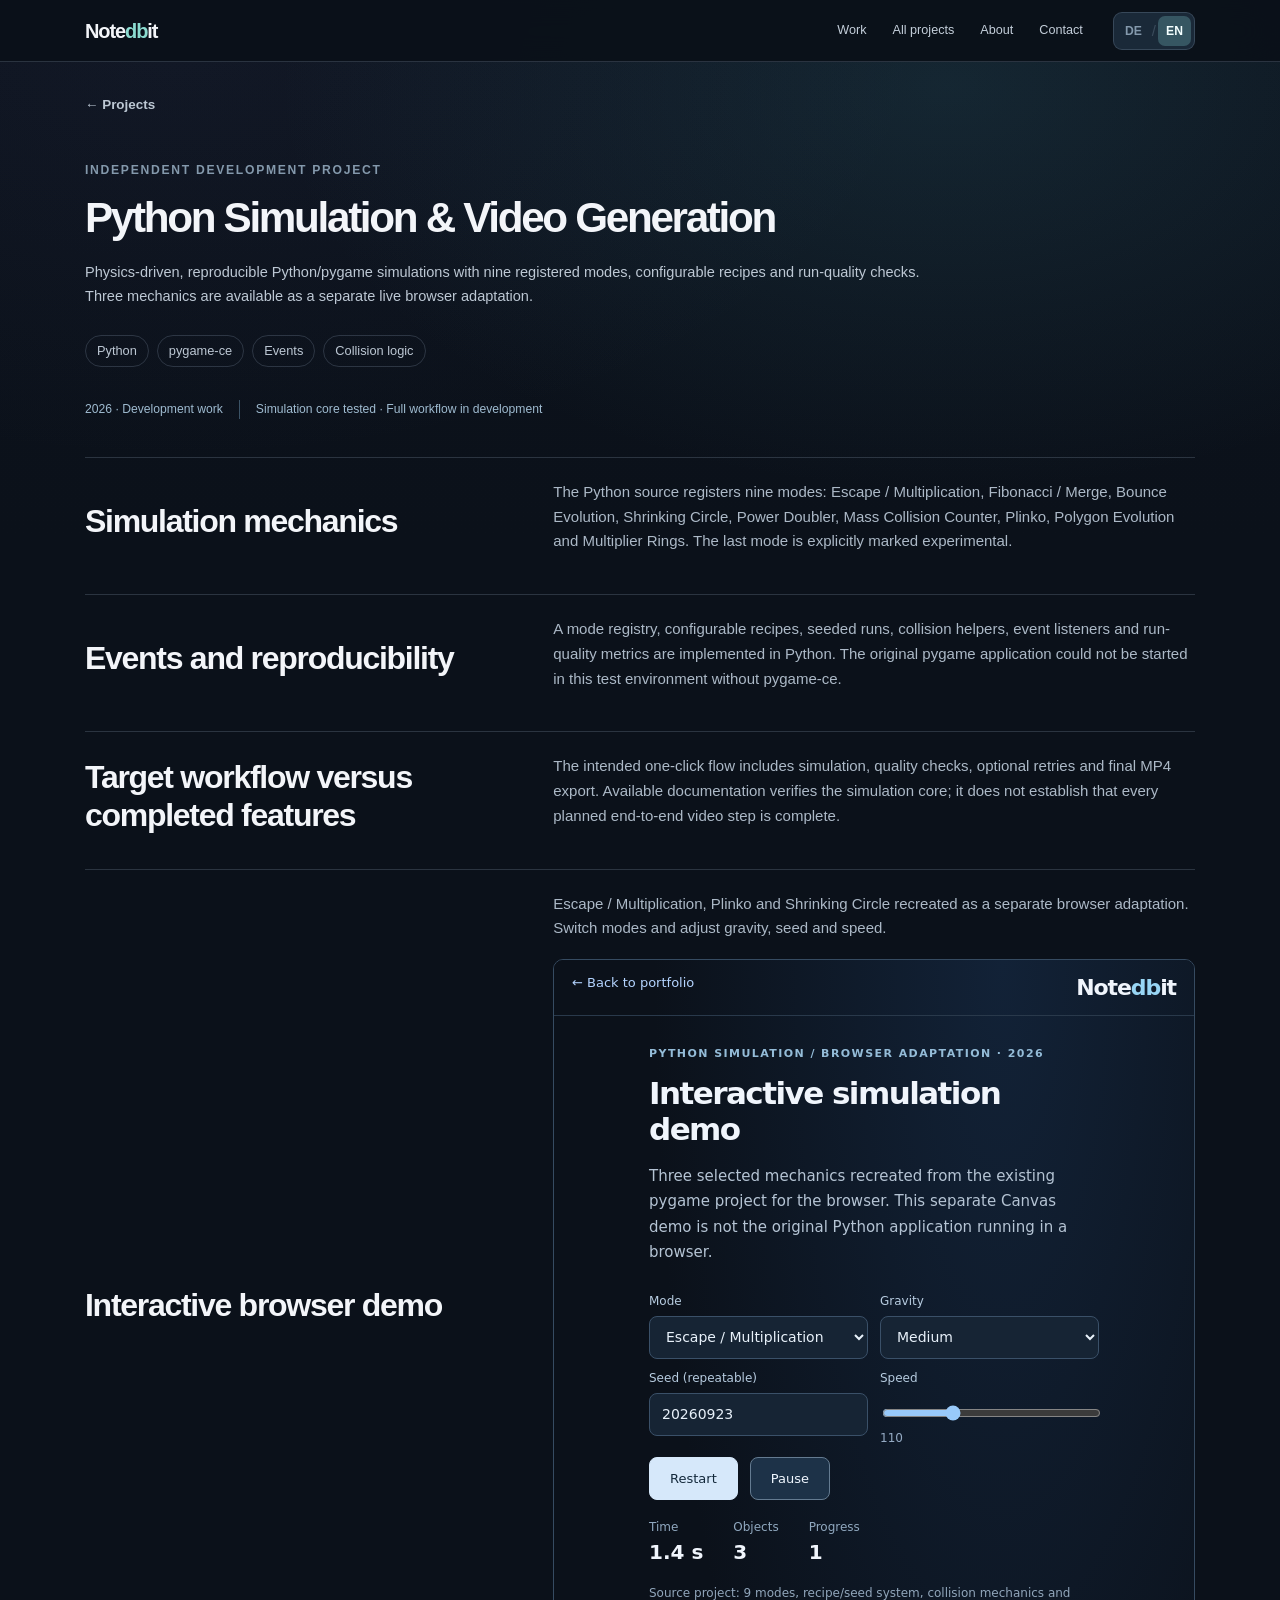
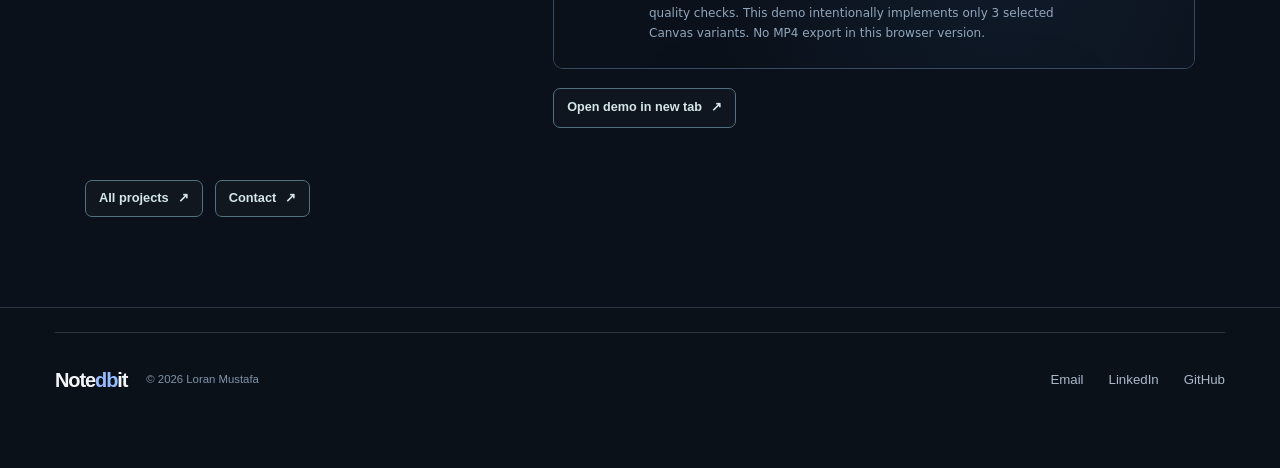
<file: projects/python-simulations.html>
<!DOCTYPE html>

<html lang="en"><head><meta charset="utf-8"/><meta content="width=device-width,initial-scale=1" name="viewport"/>
<title data-de="Python-Simulationen &amp; Videogenerierung — Notedbit">Python Simulation &amp; Video Generation — Notedbit</title>
<meta content="A Python and pygame-based simulation system with moving objects, collisions, reproducible runs and a planned automated video workflow." data-content-de="Ein Python-/pygame-basiertes Simulationssystem mit bewegten Objekten, Kollisionen, reproduzierbaren Durchläufen und einem geplanten automatisierten Videoworkflow." name="description"/>
<meta content="#0b0d10" name="theme-color"/><meta content="website" property="og:type"/>
<meta content="Python Simulation &amp; Video Generation — Notedbit" data-content-de="Python-Simulationen &amp; Videogenerierung — Notedbit" property="og:title"/>
<meta content="A Python and pygame-based simulation system with moving objects, collisions, reproducible runs and a planned automated video workflow." data-content-de="Ein Python-/pygame-basiertes Simulationssystem mit bewegten Objekten, Kollisionen, reproduzierbaren Durchläufen und einem geplanten automatisierten Videoworkflow." property="og:description"/>
<meta content="https://notedbit.com/projects/python-simulations.html" property="og:url"/><meta content="https://notedbit.com/assets/og-preview.png" property="og:image"/>
<link href="https://notedbit.com/projects/python-simulations.html" rel="canonical"/><link href="../assets/favicon.svg" rel="icon" type="image/svg+xml"/>
<link href="../style.css" rel="stylesheet"/><script defer="" src="../language.js"></script><script defer="" src="../script.js"></script>
</head><body><a class="skip-link" href="#main-content">Skip to content</a><header class="site-header" data-header=""><div class="nav-shell shell"><a aria-label="Notedbit home" class="brand wordmark" href="../index.html"><span>Note</span><span class="wordmark-db">db</span><span>it</span></a><button aria-controls="primary-nav" aria-expanded="false" aria-label="Open navigation" class="nav-toggle" data-nav-toggle="" type="button"><span></span><span></span></button><nav aria-label="Primary navigation" class="site-nav" id="primary-nav"><a href="../index.html#work"><span data-de="Arbeiten">Work</span></a><a href="../projects/"><span data-de="Alle Projekte">All projects</span></a><a href="../index.html#about"><span data-de="Über mich">About</span></a><a href="../index.html#contact"><span data-de="Kontakt">Contact</span></a></nav><div aria-label="Sprache / Language" class="language-switch" data-language-switch="" role="group"><button aria-label="Deutsch wählen" aria-pressed="false" data-lang="de" lang="de" type="button">DE</button><span aria-hidden="true">/</span><button aria-label="Choose English" aria-pressed="true" data-lang="en" lang="en" type="button">EN</button></div></div></header>
<main id="main-content"><section class="case-hero section-shell"><a class="back-link" href="./">← Projects</a>
<p class="section-kicker" data-de="Eigenständiges Entwicklungsprojekt">Independent development project</p>
<h1 class="case-title" data-de="Python-Simulationen &amp; Videogenerierung">Python Simulation &amp; Video Generation</h1>
<p class="case-lede" data-de="Physikbasierte, reproduzierbare Python-/pygame-Simulationen mit neun registrierten Modi, konfigurierbaren Rezepten und Qualitätskontrollen. Drei Mechaniken sind als separate, live laufende Browser-Adaption verfügbar.">Physics-driven, reproducible Python/pygame simulations with nine registered modes, configurable recipes and run-quality checks. Three mechanics are available as a separate live browser adaptation.</p>
<div class="case-tags"><span>Python</span><span>pygame-ce</span><span>Events</span><span>Collision logic</span></div>
<p class="case-fact-line"><span data-de="2026 · Entwicklungsarbeit">2026 · Development work</span><span data-de="Simulationskern getestet · Gesamtworkflow in Entwicklung">Simulation core tested · Full workflow in development</span></p>
</section><section class="case-section section-shell"><div class="case-section-head">
<h2 data-de="Simulationsmechanik">Simulation mechanics</h2>
</div><div class="case-section-body"><p data-de="Der Python-Quellcode registriert neun Modi: Escape / Multiplication, Fibonacci / Merge, Bounce Evolution, Shrinking Circle, Power Doubler, Mass Collision Counter, Plinko, Polygon Evolution und Multiplier Rings. Der letzte Modus ist ausdrücklich als experimentell markiert.">The Python source registers nine modes: Escape / Multiplication, Fibonacci / Merge, Bounce Evolution, Shrinking Circle, Power Doubler, Mass Collision Counter, Plinko, Polygon Evolution and Multiplier Rings. The last mode is explicitly marked experimental.</p></div></section><section class="case-section section-shell"><div class="case-section-head">
<h2 data-de="Events und Reproduzierbarkeit">Events and reproducibility</h2>
</div><div class="case-section-body"><p data-de="Eine Modus-Registry, konfigurierbare Rezepte, Seed-basierte Durchläufe, Kollisionsfunktionen, Event-Listener und Qualitätsmetriken sind in Python implementiert. Die originale pygame-Anwendung konnte ohne pygame-ce in der Prüfungsumgebung nicht gestartet werden.">A mode registry, configurable recipes, seeded runs, collision helpers, event listeners and run-quality metrics are implemented in Python. The original pygame application could not be started in this test environment without pygame-ce.</p></div></section><section class="case-section section-shell"><div class="case-section-head">
<h2 data-de="Zielablauf versus fertige Funktionen">Target workflow versus completed features</h2>
</div><div class="case-section-body"><p data-de="Der angestrebte Ein-Klick-Ablauf umfasst Simulation, Qualitätsprüfung, gegebenenfalls Wiederholungen und den finalen MP4-Export. Die verfügbaren Unterlagen belegen den Simulationskern, aber nicht die vollständige Fertigstellung aller geplanten Videoschritte.">The intended one-click flow includes simulation, quality checks, optional retries and final MP4 export. Available documentation verifies the simulation core; it does not establish that every planned end-to-end video step is complete.</p></div></section><section class="case-section section-shell"><div class="case-section-head"><h2 data-de="Interaktive Browser-Demo">Interactive browser demo</h2></div><div class="case-section-body"><p data-de="Escape / Multiplication, Plinko und Shrinking Circle als separate Browser-Adaption. Modi wechseln, Schwerkraft, Seed und Geschwindigkeit einstellen.">Escape / Multiplication, Plinko and Shrinking Circle recreated as a separate browser adaptation. Switch modes and adjust gravity, seed and speed.</p><div class="case-demo-frame"><iframe height="710" loading="lazy" src="../demos/simulation/" title="Interactive physics simulation browser adaptation" width="980"></iframe></div><a class="button button-secondary case-demo-link" href="../demos/simulation/" rel="noopener" target="_blank"><span data-de="Demo in neuem Tab öffnen">Open demo in new tab</span> ↗</a></div></section><section class="case-end section-shell"><a class="button button-secondary" href="./"><span data-de="Alle Projekte">All projects</span><span aria-hidden="true"> ↗</span></a><a class="button button-secondary" href="../index.html#contact"><span data-de="Kontakt">Contact</span><span aria-hidden="true"> ↗</span></a></section></main><footer class="site-footer portfolio-footer"><div class="footer-shell shell"><div class="footer-identity"><a aria-label="Notedbit home" class="brand wordmark" href="../index.html"><span>Note</span><span class="wordmark-db">db</span><span>it</span></a><p>© <span data-year="">2026</span> Loran Mustafa</p></div><div class="footer-meta"><a href="mailto:loran@notedbit.com">Email</a><a href="https://www.linkedin.com/in/loran-mustafa" rel="noopener noreferrer" target="_blank">LinkedIn</a><a href="https://github.com/notedbit" rel="noopener noreferrer" target="_blank">GitHub</a></div></div></footer></body></html>
</file>
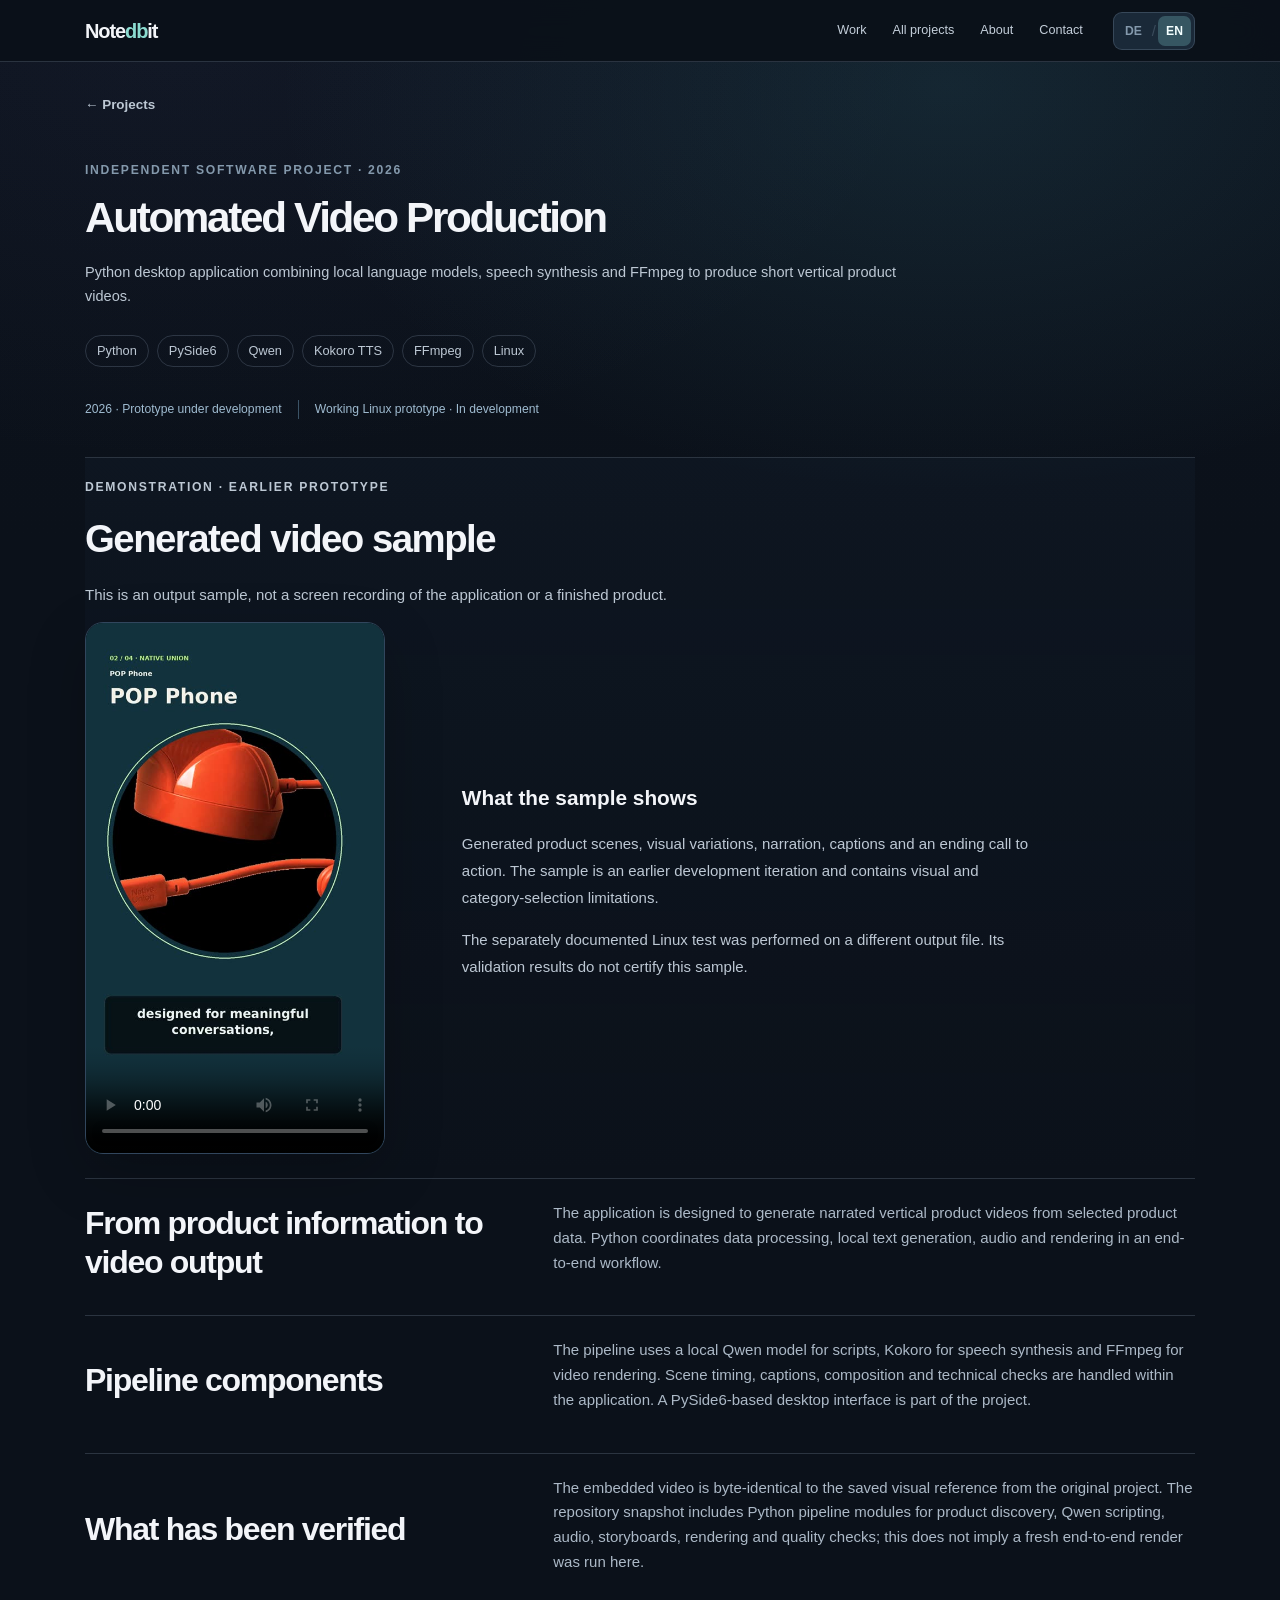
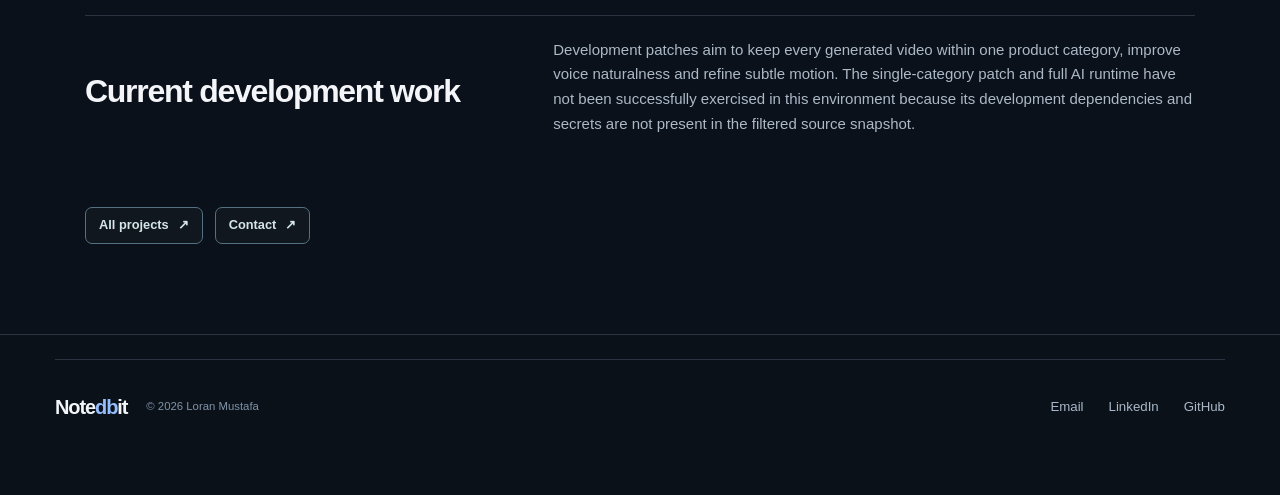
<file: projects/trendingtrove.html>
<!DOCTYPE html>

<html lang="en"><head><meta charset="utf-8"/><meta content="width=device-width,initial-scale=1" name="viewport"/>
<title data-de="Automatisierte Videoproduktion — Notedbit">Automated Video Production — Notedbit</title>
<meta content="A local Python application that combines product information, script generation, speech synthesis, scene composition and video rendering." data-content-de="Eine lokale Python-Anwendung, die Produktinformationen, Skriptgenerierung, Sprachsynthese, Szenenaufbau und Videorendering verbindet." name="description"/>
<meta content="#0b0d10" name="theme-color"/><meta content="website" property="og:type"/>
<meta content="Automated Video Production — Notedbit" data-content-de="Automatisierte Videoproduktion — Notedbit" property="og:title"/>
<meta content="A local Python application that combines product information, script generation, speech synthesis, scene composition and video rendering." data-content-de="Eine lokale Python-Anwendung, die Produktinformationen, Skriptgenerierung, Sprachsynthese, Szenenaufbau und Videorendering verbindet." property="og:description"/>
<meta content="https://notedbit.com/projects/trendingtrove.html" property="og:url"/><meta content="https://notedbit.com/assets/og-preview.png" property="og:image"/>
<link href="https://notedbit.com/projects/trendingtrove.html" rel="canonical"/><link href="../assets/favicon.svg" rel="icon" type="image/svg+xml"/>
<link href="../style.css" rel="stylesheet"/><script defer="" src="../language.js"></script><script defer="" src="../script.js"></script>
</head><body><a class="skip-link" href="#main-content">Skip to content</a><header class="site-header" data-header=""><div class="nav-shell shell"><a aria-label="Notedbit home" class="brand wordmark" href="../index.html"><span>Note</span><span class="wordmark-db">db</span><span>it</span></a><button aria-controls="primary-nav" aria-expanded="false" aria-label="Open navigation" class="nav-toggle" data-nav-toggle="" type="button"><span></span><span></span></button><nav aria-label="Primary navigation" class="site-nav" id="primary-nav"><a href="../index.html#work"><span data-de="Arbeiten">Work</span></a><a href="../projects/"><span data-de="Alle Projekte">All projects</span></a><a href="../index.html#about"><span data-de="Über mich">About</span></a><a href="../index.html#contact"><span data-de="Kontakt">Contact</span></a></nav><div aria-label="Sprache / Language" class="language-switch" data-language-switch="" role="group"><button aria-label="Deutsch wählen" aria-pressed="false" data-lang="de" lang="de" type="button">DE</button><span aria-hidden="true">/</span><button aria-label="Choose English" aria-pressed="true" data-lang="en" lang="en" type="button">EN</button></div></div></header>
<main id="main-content"><section class="case-hero section-shell"><a class="back-link" href="./">← Projects</a>
<p class="section-kicker" data-de="Eigenständiges Softwareprojekt · 2026">Independent software project · 2026</p>
<h1 class="case-title" data-de="Automatisierte Videoproduktion">Automated Video Production</h1>
<p class="case-lede" data-de="Python-Desktopanwendung, die lokale Sprachmodelle, Sprachsynthese und FFmpeg zur automatischen Erstellung vertikaler Produktvideos kombiniert.">Python desktop application combining local language models, speech synthesis and FFmpeg to produce short vertical product videos.</p>
<div class="case-tags"><span>Python</span><span>PySide6</span><span>Qwen</span><span>Kokoro TTS</span><span>FFmpeg</span><span>Linux</span></div>
<p class="case-fact-line"><span data-de="2026 · Prototyp in Entwicklung">2026 · Prototype under development</span><span data-de="Funktionsfähiger Linux-Prototyp · In Entwicklung">Working Linux prototype · In development</span></p>
</section><section class="case-media section-shell" id="sample"><div class="case-media-head"><p class="section-kicker" data-de="Demonstration · früherer Prototyp">Demonstration · earlier prototype</p><h2 data-de="Generiertes Beispielvideo">Generated video sample</h2><p data-de="Dies ist ein Ausgabebeispiel, keine Bildschirmaufnahme der Anwendung und kein fertiges Produkt.">This is an output sample, not a screen recording of the application or a finished product.</p></div><div class="case-video-layout"><video aria-label="Product video prototype" controls="" data-aria-label-de="Produktvideo-Prototyp" height="640" playsinline="" poster="../assets/trending-trove-poster.jpg" preload="metadata" width="360"><source src="../assets/trending-trove-prototype.mp4" type="video/mp4"/></video><div class="case-media-note"><h3 data-de="Was die Demonstration zeigt">What the sample shows</h3><p data-de="Generierte Produktszenen, verschiedene Layouts, Vertonung, Untertitel und einen Abschlussaufruf. Die Demonstration stammt aus einer älteren Entwicklungsphase und enthält noch Einschränkungen bei Gestaltung und Kategorienauswahl.">Generated product scenes, visual variations, narration, captions and an ending call to action. The sample is an earlier development iteration and contains visual and category-selection limitations.</p><p data-de="Der separat dokumentierte Linux-Test wurde mit einer anderen Ausgabedatei durchgeführt. Seine Prüfergebnisse gelten nicht automatisch für diese Demonstration.">The separately documented Linux test was performed on a different output file. Its validation results do not certify this sample.</p></div></div></section><section class="case-section section-shell"><div class="case-section-head">
<h2 data-de="Von Produktinformationen zur Videoausgabe">From product information to video output</h2>
</div><div class="case-section-body"><p data-de="Die Anwendung soll aus ausgewählten Produktdaten vertonte Produktvideos im Hochformat erzeugen. Python verbindet Datenverarbeitung, lokale Textgenerierung, Audio und Rendering zu einem durchgängigen Ablauf.">The application is designed to generate narrated vertical product videos from selected product data. Python coordinates data processing, local text generation, audio and rendering in an end-to-end workflow.</p></div></section><section class="case-section section-shell"><div class="case-section-head">
<h2 data-de="Komponenten der Pipeline">Pipeline components</h2>
</div><div class="case-section-body"><p data-de="Die Pipeline verwendet ein lokales Qwen-Modell für Skripte, Kokoro zur Sprachsynthese und FFmpeg für das Videorendering. Szenenzeiten, Untertitel, Komposition und technische Prüfungen werden innerhalb der Anwendung verarbeitet. Eine Desktop-Oberfläche auf Basis von PySide6 gehört zum Projekt.">The pipeline uses a local Qwen model for scripts, Kokoro for speech synthesis and FFmpeg for video rendering. Scene timing, captions, composition and technical checks are handled within the application. A PySide6-based desktop interface is part of the project.</p></div></section><section class="case-section section-shell"><div class="case-section-head">
<h2 data-de="Was tatsächlich geprüft wurde">What has been verified</h2>
</div><div class="case-section-body"><p data-de="Das eingebettete Video ist bytegenau identisch mit der gespeicherten visuellen Projekt-Referenz. Der Quellcode enthält Python-Module für Produktauswahl, Qwen-Skripte, Audio, Storyboards, Rendering und Qualitätsprüfungen. Ein neuer vollständiger Renderlauf wurde hier nicht durchgeführt.">The embedded video is byte-identical to the saved visual reference from the original project. The repository snapshot includes Python pipeline modules for product discovery, Qwen scripting, audio, storyboards, rendering and quality checks; this does not imply a fresh end-to-end render was run here.</p></div></section><section class="case-section section-shell"><div class="case-section-head">
<h2 data-de="Aktuelle Entwicklungsarbeiten">Current development work</h2>
</div><div class="case-section-body"><p data-de="Entwicklungspatches sollen pro Video genau eine Produktkategorie erzwingen, die Stimme natürlicher machen und dezente Bewegungen verbessern. Der Kategorie-Patch und die vollständige KI-Laufzeit wurden hier nicht erfolgreich getestet, weil Entwicklungsabhängigkeiten und lokale Konfigurationen im gefilterten Quellarchiv fehlen.">Development patches aim to keep every generated video within one product category, improve voice naturalness and refine subtle motion. The single-category patch and full AI runtime have not been successfully exercised in this environment because its development dependencies and secrets are not present in the filtered source snapshot.</p></div></section><section class="case-end section-shell"><a class="button button-secondary" href="./"><span data-de="Alle Projekte">All projects</span><span aria-hidden="true"> ↗</span></a><a class="button button-secondary" href="../index.html#contact"><span data-de="Kontakt">Contact</span><span aria-hidden="true"> ↗</span></a></section></main><footer class="site-footer portfolio-footer"><div class="footer-shell shell"><div class="footer-identity"><a aria-label="Notedbit home" class="brand wordmark" href="../index.html"><span>Note</span><span class="wordmark-db">db</span><span>it</span></a><p>© <span data-year="">2026</span> Loran Mustafa</p></div><div class="footer-meta"><a href="mailto:loran@notedbit.com">Email</a><a href="https://www.linkedin.com/in/loran-mustafa" rel="noopener noreferrer" target="_blank">LinkedIn</a><a href="https://github.com/notedbit" rel="noopener noreferrer" target="_blank">GitHub</a></div></div></footer></body></html>
</file>
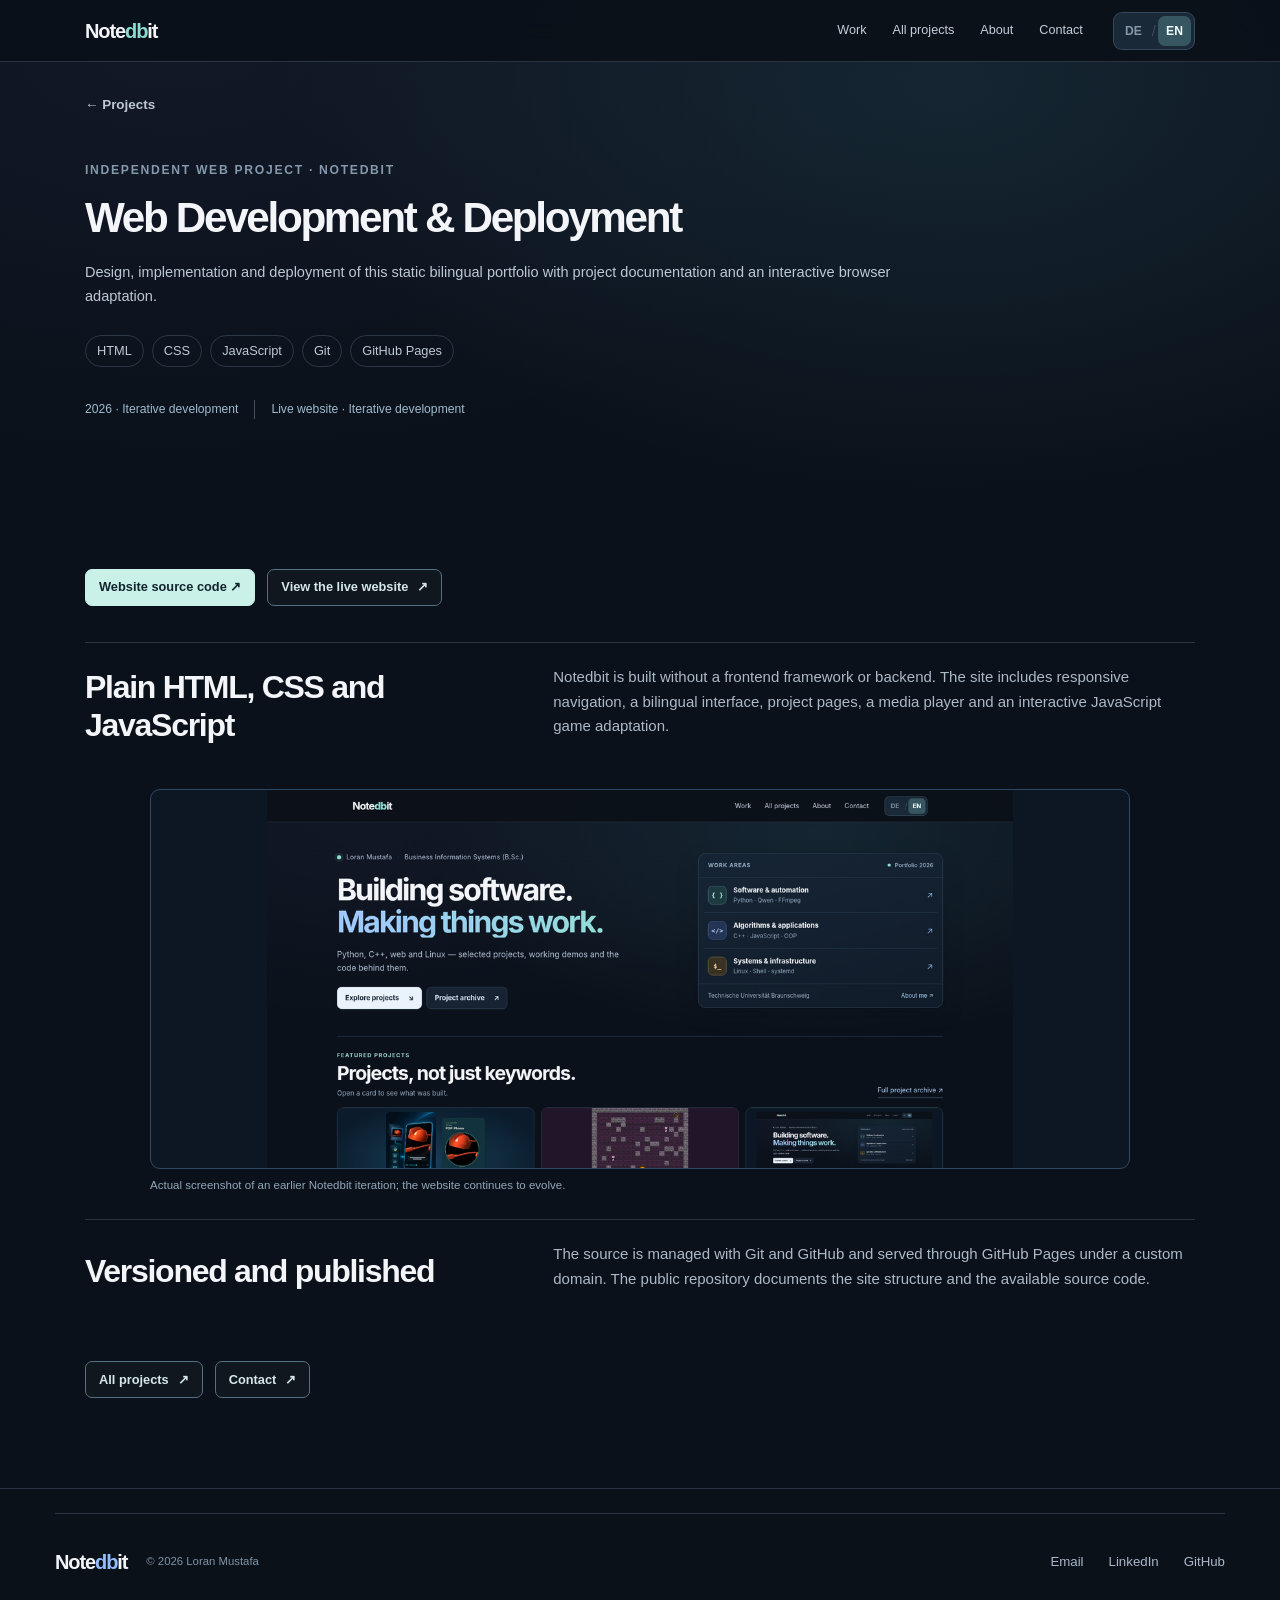
<file: projects/web-development.html>
<!DOCTYPE html>

<html lang="en"><head><meta charset="utf-8"/><meta content="width=device-width,initial-scale=1" name="viewport"/>
<title data-de="Webentwicklung &amp; Bereitstellung — Notedbit">Web Development &amp; Deployment — Notedbit</title>
<meta content="Design, implementation and deployment of this static bilingual portfolio with project documentation and an interactive browser adaptation." data-content-de="Konzeption, Umsetzung und Veröffentlichung dieses statischen zweisprachigen Portfolios mit Projektdokumentation und interaktiver Browser-Adaption." name="description"/>
<meta content="#0b0d10" name="theme-color"/><meta content="website" property="og:type"/>
<meta content="Web Development &amp; Deployment — Notedbit" data-content-de="Webentwicklung &amp; Bereitstellung — Notedbit" property="og:title"/>
<meta content="Design, implementation and deployment of this static bilingual portfolio with project documentation and an interactive browser adaptation." data-content-de="Konzeption, Umsetzung und Veröffentlichung dieses statischen zweisprachigen Portfolios mit Projektdokumentation und interaktiver Browser-Adaption." property="og:description"/>
<meta content="https://notedbit.com/projects/web-development.html" property="og:url"/><meta content="https://notedbit.com/assets/og-preview.png" property="og:image"/>
<link href="https://notedbit.com/projects/web-development.html" rel="canonical"/><link href="../assets/favicon.svg" rel="icon" type="image/svg+xml"/>
<link href="../style.css" rel="stylesheet"/><script defer="" src="../language.js"></script><script defer="" src="../script.js"></script>
</head><body><a class="skip-link" href="#main-content">Skip to content</a><header class="site-header" data-header=""><div class="nav-shell shell"><a aria-label="Notedbit home" class="brand wordmark" href="../index.html"><span>Note</span><span class="wordmark-db">db</span><span>it</span></a><button aria-controls="primary-nav" aria-expanded="false" aria-label="Open navigation" class="nav-toggle" data-nav-toggle="" type="button"><span></span><span></span></button><nav aria-label="Primary navigation" class="site-nav" id="primary-nav"><a href="../index.html#work"><span data-de="Arbeiten">Work</span></a><a href="../projects/"><span data-de="Alle Projekte">All projects</span></a><a href="../index.html#about"><span data-de="Über mich">About</span></a><a href="../index.html#contact"><span data-de="Kontakt">Contact</span></a></nav><div aria-label="Sprache / Language" class="language-switch" data-language-switch="" role="group"><button aria-label="Deutsch wählen" aria-pressed="false" data-lang="de" lang="de" type="button">DE</button><span aria-hidden="true">/</span><button aria-label="Choose English" aria-pressed="true" data-lang="en" lang="en" type="button">EN</button></div></div></header>
<main id="main-content"><section class="case-hero section-shell"><a class="back-link" href="./">← Projects</a>
<p class="section-kicker" data-de="Eigenständiges Webprojekt · Notedbit">Independent web project · Notedbit</p>
<h1 class="case-title" data-de="Webentwicklung &amp; Bereitstellung">Web Development &amp; Deployment</h1>
<p class="case-lede" data-de="Konzeption, Umsetzung und Veröffentlichung dieses statischen zweisprachigen Portfolios mit Projektdokumentation und interaktiver Browser-Adaption.">Design, implementation and deployment of this static bilingual portfolio with project documentation and an interactive browser adaptation.</p>
<div class="case-tags"><span>HTML</span><span>CSS</span><span>JavaScript</span><span>Git</span><span>GitHub Pages</span></div>
<p class="case-fact-line"><span data-de="2026 · Laufende Weiterentwicklung">2026 · Iterative development</span><span data-de="Veröffentlichte Website · laufende Weiterentwicklung">Live website · Iterative development</span></p>
</section><section class="case-links section-shell"><a class="button button-primary" href="https://github.com/NotedBit/notedbit" rel="noopener noreferrer" target="_blank"><span data-de="Website-Quellcode ↗">Website source code ↗</span></a><a class="button button-secondary" href="../index.html"><span data-de="Veröffentlichte Website ansehen">View the live website</span> ↗</a></section><section class="case-section section-shell"><div class="case-section-head">
<h2 data-de="HTML, CSS und JavaScript">Plain HTML, CSS and JavaScript</h2>
</div><div class="case-section-body"><p data-de="Notedbit wird ohne Frontend-Framework oder Backend umgesetzt. Die Website enthält responsive Navigation, eine zweisprachige Oberfläche, Projektseiten, einen Videoplayer und eine interaktive JavaScript-Spieladaption.">Notedbit is built without a frontend framework or backend. The site includes responsive navigation, a bilingual interface, project pages, a media player and an interactive JavaScript game adaptation.</p></div></section><figure class="case-genuine-screenshot"><img alt="Screenshot of the actual Notedbit website" data-alt-de="Screenshot der tatsächlichen Notedbit-Website" loading="lazy" src="../assets/notedbit-site-preview.png"/><figcaption data-de="Echter Screenshot eines früheren Notedbit-Standes; die Website wird laufend weiterentwickelt.">Actual screenshot of an earlier Notedbit iteration; the website continues to evolve.</figcaption></figure><section class="case-section section-shell"><div class="case-section-head">
<h2 data-de="Versioniert und veröffentlicht">Versioned and published</h2>
</div><div class="case-section-body"><p data-de="Der Quellcode wird mit Git und GitHub verwaltet und über GitHub Pages unter einer eigenen Domain bereitgestellt. Das öffentliche Repository dokumentiert die Seitenstruktur und den verfügbaren Quellcode.">The source is managed with Git and GitHub and served through GitHub Pages under a custom domain. The public repository documents the site structure and the available source code.</p></div></section><section class="case-end section-shell"><a class="button button-secondary" href="./"><span data-de="Alle Projekte">All projects</span><span aria-hidden="true"> ↗</span></a><a class="button button-secondary" href="../index.html#contact"><span data-de="Kontakt">Contact</span><span aria-hidden="true"> ↗</span></a></section></main><footer class="site-footer portfolio-footer"><div class="footer-shell shell"><div class="footer-identity"><a aria-label="Notedbit home" class="brand wordmark" href="../index.html"><span>Note</span><span class="wordmark-db">db</span><span>it</span></a><p>© <span data-year="">2026</span> Loran Mustafa</p></div><div class="footer-meta"><a href="mailto:loran@notedbit.com">Email</a><a href="https://www.linkedin.com/in/loran-mustafa" rel="noopener noreferrer" target="_blank">LinkedIn</a><a href="https://github.com/notedbit" rel="noopener noreferrer" target="_blank">GitHub</a></div></div></footer></body></html>
</file>
<file: style.css>
/* ------------------------------
   Notedbit — base
------------------------------ */

:root {
  --bg: #0b0d10;
  --bg-elevated: #0f1216;
  --surface: #12161b;
  --surface-2: #171c22;
  --surface-3: #1c2229;
  --text: #f2f4f7;
  --text-soft: #b9c0c9;
  --muted: #7f8894;
  --border: rgba(255, 255, 255, 0.09);
  --border-strong: rgba(255, 255, 255, 0.15);
  --accent: #8bb8ff;
  --accent-soft: rgba(139, 184, 255, 0.13);
  --accent-glow: rgba(139, 184, 255, 0.16);
  --success: #78d7a6;
  --shadow: 0 28px 80px rgba(0, 0, 0, 0.35);
  --radius-sm: 12px;
  --radius-md: 18px;
  --radius-lg: 28px;
  --max-width: 1180px;
  --header-height: 72px;
  --transition: 180ms ease;
}

*,
*::before,
*::after {
  box-sizing: border-box;
}

html {
  scroll-behavior: smooth;
  scroll-padding-top: calc(var(--header-height) + 24px);
}

body {
  margin: 0;
  min-width: 320px;
  overflow-x: hidden;
  background:
    radial-gradient(circle at 50% -10%, rgba(103, 142, 205, 0.09), transparent 38rem),
    var(--bg);
  color: var(--text);
  font-family:
    Inter,
    ui-sans-serif,
    -apple-system,
    BlinkMacSystemFont,
    "Segoe UI",
    sans-serif;
  font-size: 16px;
  line-height: 1.6;
  text-rendering: optimizeLegibility;
  -webkit-font-smoothing: antialiased;
}

body.nav-open {
  overflow: hidden;
}

a {
  color: inherit;
  text-decoration: none;
}

button,
a {
  -webkit-tap-highlight-color: transparent;
}

button {
  font: inherit;
}

img,
svg {
  display: block;
  max-width: 100%;
}

::selection {
  background: rgba(139, 184, 255, 0.26);
  color: var(--text);
}

:focus-visible {
  outline: 2px solid var(--accent);
  outline-offset: 4px;
}

.skip-link {
  position: fixed;
  top: 12px;
  left: 12px;
  z-index: 999;
  padding: 10px 14px;
  border-radius: 10px;
  background: var(--text);
  color: var(--bg);
  transform: translateY(-160%);
  transition: transform var(--transition);
}

.skip-link:focus {
  transform: translateY(0);
}

/* ------------------------------
   Shared layout
------------------------------ */

.section-shell,
.nav-shell,
.footer-shell {
  width: min(calc(100% - 40px), var(--max-width));
  margin-inline: auto;
}

.section-shell {
  padding-block: 112px;
}

.section-heading {
  display: grid;
  grid-template-columns: minmax(0, 1fr) minmax(300px, 480px);
  align-items: end;
  gap: 56px;
  margin-bottom: 48px;
}

.section-heading.compact {
  display: block;
  margin-bottom: 0;
}

.section-heading h2,
.contact-card h2 {
  margin: 0;
  font-size: clamp(2rem, 4vw, 3.55rem);
  line-height: 1.03;
  letter-spacing: -0.05em;
  font-weight: 650;
}

.section-heading > p,
.contact-card p,
.about-copy p {
  color: var(--text-soft);
}

.section-heading > p {
  margin: 0;
}

.section-kicker {
  margin: 0 0 12px;
  color: var(--muted);
  font-size: 0.76rem;
  font-weight: 700;
  letter-spacing: 0.14em;
  text-transform: uppercase;
}

.status-dot {
  width: 7px;
  height: 7px;
  border-radius: 50%;
  background: var(--success);
  box-shadow: 0 0 0 5px rgba(120, 215, 166, 0.08);
}

/* ------------------------------
   Header
------------------------------ */

.site-header {
  position: sticky;
  top: 0;
  z-index: 100;
  height: var(--header-height);
  border-bottom: 1px solid transparent;
  background: rgba(11, 13, 16, 0.7);
  backdrop-filter: blur(18px);
  -webkit-backdrop-filter: blur(18px);
  transition:
    border-color var(--transition),
    background var(--transition);
}

.site-header.is-scrolled {
  border-color: var(--border);
  background: rgba(11, 13, 16, 0.9);
}

.nav-shell {
  height: 100%;
  display: flex;
  align-items: center;
  justify-content: space-between;
}

.brand {
  display: inline-flex;
  align-items: center;
  gap: 10px;
  font-size: 0.98rem;
  font-weight: 680;
  letter-spacing: -0.02em;
}

.brand-mark {
  width: 29px;
  height: 29px;
  display: grid;
  place-items: center;
  border: 1px solid var(--border-strong);
  border-radius: 9px;
  background:
    linear-gradient(145deg, rgba(255, 255, 255, 0.06), transparent 60%),
    var(--surface-2);
  color: var(--text);
  font-size: 0.8rem;
  font-weight: 750;
  box-shadow: inset 0 1px rgba(255, 255, 255, 0.07);
}

.site-nav {
  display: flex;
  align-items: center;
  gap: 5px;
}

.site-nav > a {
  display: inline-flex;
  align-items: center;
  gap: 6px;
  padding: 9px 12px;
  border-radius: 10px;
  color: var(--text-soft);
  font-size: 0.9rem;
  transition:
    color var(--transition),
    background var(--transition);
}

.site-nav > a:hover {
  color: var(--text);
  background: rgba(255, 255, 255, 0.05);
}

.site-nav svg {
  width: 13px;
  height: 13px;
  fill: none;
  stroke: currentColor;
  stroke-width: 1.7;
  stroke-linecap: round;
  stroke-linejoin: round;
}

.site-nav .nav-contact {
  margin-left: 5px;
  border: 1px solid var(--border);
  background: rgba(255, 255, 255, 0.035);
  color: var(--text);
}

.nav-toggle {
  display: none;
  width: 42px;
  height: 42px;
  padding: 0;
  border: 1px solid var(--border);
  border-radius: 11px;
  background: var(--surface);
  color: var(--text);
  cursor: pointer;
}

.nav-toggle span {
  position: absolute;
  width: 16px;
  height: 1.5px;
  background: currentColor;
  transition:
    transform var(--transition),
    opacity var(--transition);
}

.nav-toggle span:first-child {
  transform: translateY(-3px);
}

.nav-toggle span:last-child {
  transform: translateY(3px);
}

.nav-toggle[aria-expanded="true"] span:first-child {
  transform: rotate(45deg);
}

.nav-toggle[aria-expanded="true"] span:last-child {
  transform: rotate(-45deg);
}

/* ------------------------------
   Hero
------------------------------ */

.hero {
  min-height: calc(100svh - var(--header-height));
  display: grid;
  grid-template-columns: minmax(0, 1.05fr) minmax(360px, 0.95fr);
  align-items: center;
  gap: 80px;
  padding-top: 96px;
  padding-bottom: 104px;
}

.eyebrow {
  display: inline-flex;
  align-items: center;
  gap: 10px;
  margin-bottom: 22px;
  color: var(--text-soft);
  font-size: 0.78rem;
  font-weight: 650;
  letter-spacing: 0.08em;
  text-transform: uppercase;
}

.hero h1 {
  max-width: 820px;
  margin: 0;
  font-size: clamp(3.7rem, 7.3vw, 7rem);
  font-weight: 660;
  line-height: 0.94;
  letter-spacing: -0.067em;
}

.hero-muted {
  display: block;
  color: #aeb7c2;
}

.hero-intro {
  max-width: 650px;
  margin: 30px 0 0;
  color: var(--text-soft);
  font-size: clamp(1rem, 1.4vw, 1.12rem);
}

.hero-actions,
.project-links,
.contact-actions {
  display: flex;
  flex-wrap: wrap;
  gap: 12px;
}

.hero-actions {
  margin-top: 34px;
}

.button {
  min-height: 44px;
  display: inline-flex;
  align-items: center;
  justify-content: center;
  gap: 9px;
  padding: 0 16px;
  border: 1px solid var(--border);
  border-radius: 12px;
  font-size: 0.9rem;
  font-weight: 650;
  transition:
    transform var(--transition),
    border-color var(--transition),
    background var(--transition),
    color var(--transition);
}

.button:hover {
  transform: translateY(-1px);
}

.button svg {
  width: 16px;
  height: 16px;
  fill: none;
  stroke: currentColor;
  stroke-width: 1.8;
  stroke-linecap: round;
  stroke-linejoin: round;
}

.button .github-icon {
  fill: currentColor;
  stroke: none;
}

.button-primary {
  border-color: rgba(255, 255, 255, 0.8);
  background: var(--text);
  color: #0b0d10;
}

.button-primary:hover {
  background: #ffffff;
}

.button-secondary {
  background: rgba(255, 255, 255, 0.035);
  color: var(--text);
}

.button-secondary:hover {
  border-color: var(--border-strong);
  background: rgba(255, 255, 255, 0.06);
}

.hero-visual {
  position: relative;
  min-height: 490px;
  display: grid;
  place-items: center;
  isolation: isolate;
}

.visual-grid {
  position: absolute;
  inset: 1% -12% -2%;
  z-index: -2;
  opacity: 0.55;
  background-image:
    linear-gradient(rgba(255,255,255,.045) 1px, transparent 1px),
    linear-gradient(90deg, rgba(255,255,255,.045) 1px, transparent 1px);
  background-size: 34px 34px;
  mask-image: radial-gradient(circle at center, #000 20%, transparent 72%);
  -webkit-mask-image: radial-gradient(circle at center, #000 20%, transparent 72%);
}

.hero-visual::before {
  content: "";
  position: absolute;
  width: 420px;
  height: 420px;
  border-radius: 50%;
  z-index: -1;
  background: radial-gradient(circle, var(--accent-glow), transparent 68%);
  filter: blur(3px);
}

.terminal-card {
  width: min(100%, 500px);
  overflow: hidden;
  border: 1px solid var(--border-strong);
  border-radius: 22px;
  background:
    linear-gradient(180deg, rgba(255, 255, 255, 0.025), transparent 20%),
    rgba(18, 22, 27, 0.94);
  box-shadow:
    var(--shadow),
    inset 0 1px rgba(255, 255, 255, 0.05);
}

.terminal-topbar,
.terminal-footer {
  display: flex;
  align-items: center;
  justify-content: space-between;
}

.terminal-topbar {
  height: 52px;
  padding: 0 18px;
  border-bottom: 1px solid var(--border);
  color: var(--muted);
  font-size: 0.77rem;
}

.window-dots {
  display: inline-flex;
  gap: 6px;
}

.window-dots span {
  width: 7px;
  height: 7px;
  border-radius: 50%;
  background: #58616c;
}

.window-dots span:nth-child(2) {
  opacity: 0.72;
}

.window-dots span:nth-child(3) {
  opacity: 0.48;
}

.terminal-content {
  display: grid;
  gap: 2px;
  padding: 28px 24px 30px;
  font-family:
    "SFMono-Regular",
    Consolas,
    "Liberation Mono",
    monospace;
}

.terminal-content p {
  display: grid;
  grid-template-columns: 84px 1fr;
  gap: 16px;
  margin: 0;
  padding: 10px 0;
  border-bottom: 1px dashed rgba(255, 255, 255, 0.06);
  color: #d6dbe1;
  font-size: 0.8rem;
}

.terminal-content p:last-child {
  border-bottom: 0;
}

.terminal-key {
  color: var(--muted);
}

.live-label {
  color: var(--success);
}

.terminal-footer {
  padding: 13px 18px;
  border-top: 1px solid var(--border);
  color: var(--muted);
  font-size: 0.72rem;
}

.terminal-pulse {
  width: 6px;
  height: 6px;
  border-radius: 50%;
  background: var(--accent);
  box-shadow: 0 0 0 5px var(--accent-soft);
}

.floating-note {
  position: absolute;
  width: 178px;
  padding: 14px 15px;
  border: 1px solid var(--border);
  border-radius: 15px;
  background: rgba(23, 28, 34, 0.9);
  box-shadow: 0 16px 35px rgba(0, 0, 0, 0.24);
  backdrop-filter: blur(12px);
}

.floating-note span {
  color: var(--muted);
  font-size: 0.68rem;
  font-weight: 700;
  letter-spacing: 0.1em;
}

.floating-note p {
  margin: 5px 0 0;
  color: var(--text-soft);
  font-size: 0.78rem;
  line-height: 1.45;
}

.floating-note-a {
  top: 36px;
  right: -28px;
}

.floating-note-b {
  left: -32px;
  bottom: 28px;
}

/* ------------------------------
   Projects
------------------------------ */

.projects-section {
  border-top: 1px solid var(--border);
}

.project-card {
  overflow: hidden;
  display: grid;
  grid-template-columns: minmax(0, 1.15fr) minmax(300px, 0.85fr);
  min-height: 530px;
  border: 1px solid var(--border);
  border-radius: var(--radius-lg);
  background:
    linear-gradient(145deg, rgba(255, 255, 255, 0.025), transparent 40%),
    var(--surface);
  box-shadow: 0 18px 50px rgba(0, 0, 0, 0.18);
  transition:
    transform 240ms ease,
    border-color 240ms ease,
    box-shadow 240ms ease;
}

.project-card:hover {
  transform: translateY(-3px);
  border-color: var(--border-strong);
  box-shadow: 0 28px 70px rgba(0, 0, 0, 0.26);
}

.project-preview {
  position: relative;
  min-height: 100%;
  display: grid;
  place-items: center;
  padding: 42px;
  overflow: hidden;
  background:
    linear-gradient(rgba(255, 255, 255, 0.035) 1px, transparent 1px),
    linear-gradient(90deg, rgba(255, 255, 255, 0.035) 1px, transparent 1px),
    radial-gradient(circle at 50% 35%, rgba(139, 184, 255, 0.14), transparent 46%),
    #0e1115;
  background-size: 28px 28px, 28px 28px, auto, auto;
}

.project-preview::after {
  content: "";
  position: absolute;
  inset: 0;
  pointer-events: none;
  background: linear-gradient(180deg, transparent 55%, rgba(11, 13, 16, 0.22));
}

.preview-browser {
  width: min(100%, 560px);
  overflow: hidden;
  border: 1px solid rgba(255, 255, 255, 0.14);
  border-radius: 18px;
  background: #101419;
  box-shadow: 0 24px 70px rgba(0, 0, 0, 0.42);
  transform: rotate(-1.2deg);
  transition: transform 260ms ease;
}

.project-card:hover .preview-browser {
  transform: rotate(0deg) scale(1.012);
}

.preview-toolbar {
  height: 42px;
  display: grid;
  grid-template-columns: auto 1fr auto;
  align-items: center;
  gap: 14px;
  padding: 0 14px;
  border-bottom: 1px solid var(--border);
  background: #151a20;
}

.preview-url {
  justify-self: center;
  width: min(70%, 220px);
  padding: 5px 12px;
  border: 1px solid rgba(255, 255, 255, 0.06);
  border-radius: 8px;
  background: rgba(255, 255, 255, 0.03);
  color: #77818d;
  font-family: monospace;
  font-size: 0.64rem;
  text-align: center;
}

.preview-page {
  min-height: 315px;
  padding: 24px;
}

.preview-nav {
  display: flex;
  align-items: center;
  gap: 13px;
}

.preview-nav span:not(.preview-logo) {
  width: 34px;
  height: 4px;
  border-radius: 999px;
  background: #343b44;
}

.preview-logo {
  width: 17px;
  height: 17px;
  margin-right: auto;
  border: 1px solid #3c4651;
  border-radius: 5px;
  background: #1c2229;
}

.preview-hero {
  padding: 62px 0 44px;
}

.preview-label,
.preview-title,
.preview-copy {
  border-radius: 999px;
  background: #313944;
}

.preview-label {
  width: 76px;
  height: 6px;
  margin-bottom: 17px;
  background: #54667b;
}

.preview-title {
  height: 20px;
  margin-bottom: 8px;
  background: #e3e7eb;
}

.preview-title-long {
  width: 76%;
}

.preview-title-short {
  width: 58%;
}

.preview-copy {
  width: 64%;
  height: 6px;
  margin-top: 19px;
  background: #48515c;
}

.preview-copy-short {
  width: 48%;
  margin-top: 7px;
}

.preview-card-row {
  display: grid;
  grid-template-columns: 1.15fr 0.85fr;
  gap: 10px;
}

.preview-mini-card {
  height: 76px;
  border: 1px solid #2b333c;
  border-radius: 10px;
  background: #171d23;
}

.preview-mini-card-muted {
  opacity: 0.62;
}

.project-content {
  display: flex;
  flex-direction: column;
  justify-content: space-between;
  gap: 26px;
  padding: 38px 36px;
}

.project-topline {
  display: flex;
  align-items: center;
  justify-content: space-between;
}

.project-index {
  color: var(--muted);
  font-family: monospace;
  font-size: 0.74rem;
}

.project-status {
  display: inline-flex;
  align-items: center;
  gap: 9px;
  color: var(--text-soft);
  font-size: 0.76rem;
}

.project-content h3 {
  margin: 0 0 14px;
  font-size: clamp(2rem, 3.3vw, 3rem);
  line-height: 1;
  letter-spacing: -0.05em;
}

.project-description {
  max-width: 520px;
  margin: 0;
  color: var(--text-soft);
}

.tag-list,
.tools-list {
  margin: 0;
  padding: 0;
  list-style: none;
}

.tag-list {
  display: flex;
  flex-wrap: wrap;
  gap: 8px;
}

.tag-list li {
  padding: 7px 10px;
  border: 1px solid var(--border);
  border-radius: 999px;
  background: rgba(255, 255, 255, 0.025);
  color: var(--muted);
  font-size: 0.74rem;
}

.text-link {
  display: inline-flex;
  align-items: center;
  gap: 7px;
  color: var(--text);
  font-size: 0.86rem;
  font-weight: 650;
}

.text-link svg {
  width: 14px;
  height: 14px;
  fill: none;
  stroke: currentColor;
  stroke-width: 1.7;
  stroke-linecap: round;
  stroke-linejoin: round;
  transition: transform var(--transition);
}

.text-link:hover svg {
  transform: translate(2px, -2px);
}

.muted-link {
  color: var(--text-soft);
}

/* ------------------------------
   About / Tools
------------------------------ */

.about-section {
  border-top: 1px solid var(--border);
}

.about-grid {
  display: grid;
  grid-template-columns: 0.95fr 1.05fr;
  gap: 96px;
  align-items: start;
}

.about-copy {
  max-width: 650px;
}

.about-copy p {
  margin: 0 0 20px;
  font-size: clamp(1.02rem, 1.45vw, 1.13rem);
}

.tools-panel {
  margin-top: 72px;
  padding: 30px;
  display: grid;
  grid-template-columns: 0.8fr 1.2fr;
  gap: 56px;
  border: 1px solid var(--border);
  border-radius: var(--radius-md);
  background: rgba(255, 255, 255, 0.018);
}

.tools-note {
  margin: 0;
  color: var(--muted);
  font-size: 0.88rem;
}

.tools-list {
  display: grid;
  grid-template-columns: repeat(5, minmax(0, 1fr));
  gap: 10px;
}

.tools-list li {
  min-width: 0;
  display: flex;
  flex-direction: column;
  gap: 14px;
  padding: 16px;
  border: 1px solid var(--border);
  border-radius: 14px;
  background: var(--surface);
  transition:
    border-color var(--transition),
    background var(--transition);
}

.tools-list li:hover {
  border-color: var(--border-strong);
  background: var(--surface-2);
}

.tool-icon {
  width: 31px;
  height: 31px;
  display: grid;
  place-items: center;
  border: 1px solid var(--border);
  border-radius: 9px;
  background: #0e1115;
  color: var(--text-soft);
  font-family: monospace;
  font-size: 0.64rem;
  font-weight: 700;
}

.tools-list li > span:last-child {
  overflow: hidden;
  color: var(--text-soft);
  font-size: 0.82rem;
  text-overflow: ellipsis;
}

/* ------------------------------
   Contact
------------------------------ */

.contact-section {
  padding-top: 56px;
}

.contact-card {
  position: relative;
  overflow: hidden;
  display: grid;
  grid-template-columns: 1fr auto;
  align-items: end;
  gap: 52px;
  padding: clamp(32px, 5vw, 58px);
  border: 1px solid var(--border-strong);
  border-radius: var(--radius-lg);
  background:
    radial-gradient(circle at 80% 20%, rgba(139, 184, 255, 0.11), transparent 28rem),
    var(--surface);
}

.contact-card::after {
  content: "";
  position: absolute;
  inset: 0;
  z-index: 0;
  opacity: 0.55;
  pointer-events: none;
  background-image:
    linear-gradient(rgba(255,255,255,.035) 1px, transparent 1px),
    linear-gradient(90deg, rgba(255,255,255,.035) 1px, transparent 1px);
  background-size: 32px 32px;
  mask-image: linear-gradient(90deg, transparent 18%, #000);
  -webkit-mask-image: linear-gradient(90deg, transparent 18%, #000);
}

.contact-card > * {
  position: relative;
  z-index: 1;
}

.contact-card h2 {
  max-width: 720px;
}

.contact-card p {
  max-width: 560px;
  margin: 18px 0 0;
}

.contact-actions {
  justify-content: flex-end;
}

/* ------------------------------
   Footer
------------------------------ */

.site-footer {
  padding: 24px 0 40px;
}

.footer-shell {
  min-height: 96px;
  display: flex;
  align-items: end;
  justify-content: space-between;
  gap: 40px;
  padding-top: 30px;
  border-top: 1px solid var(--border);
}

.footer-brand {
  margin-bottom: 10px;
}

.footer-shell p,
.footer-meta {
  color: var(--muted);
  font-size: 0.8rem;
}

.footer-shell p {
  margin: 0;
}

.footer-meta {
  display: flex;
  align-items: center;
  gap: 22px;
}

.footer-meta a {
  color: var(--text-soft);
  transition: color var(--transition);
}

.footer-meta a:hover {
  color: var(--text);
}

/* ------------------------------
   Reveal animation
------------------------------ */

.js .reveal {
  opacity: 0;
  transform: translateY(18px);
  transition:
    opacity 620ms cubic-bezier(.2,.7,.2,1),
    transform 620ms cubic-bezier(.2,.7,.2,1);
}

.js .reveal.is-visible {
  opacity: 1;
  transform: translateY(0);
}

/* ------------------------------
   Responsive
------------------------------ */

@media (max-width: 980px) {
  .hero {
    grid-template-columns: 1fr;
    gap: 38px;
    min-height: auto;
  }

  .hero-copy {
    max-width: 780px;
  }

  .hero-visual {
    min-height: 430px;
  }

  .floating-note-a {
    right: 2%;
  }

  .floating-note-b {
    left: 2%;
  }

  .project-card {
    grid-template-columns: 1fr;
  }

  .project-preview {
    min-height: 430px;
  }

  .about-grid {
    grid-template-columns: 1fr;
    gap: 40px;
  }

  .tools-panel {
    grid-template-columns: 1fr;
  }

  .contact-card {
    grid-template-columns: 1fr;
    align-items: start;
  }

  .contact-actions {
    justify-content: flex-start;
  }
}

@media (max-width: 760px) {
  :root {
    --header-height: 66px;
  }

  .section-shell,
  .nav-shell,
  .footer-shell {
    width: min(calc(100% - 28px), var(--max-width));
  }

  .section-shell {
    padding-block: 82px;
  }

  .site-header {
    background: rgba(11, 13, 16, 0.9);
  }

  .nav-toggle {
    position: relative;
    display: grid;
    place-items: center;
  }

  .site-nav {
    position: fixed;
    top: calc(var(--header-height) + 10px);
    left: 14px;
    right: 14px;
    display: grid;
    gap: 5px;
    padding: 10px;
    border: 1px solid var(--border-strong);
    border-radius: 16px;
    background: rgba(18, 22, 27, 0.98);
    box-shadow: 0 24px 70px rgba(0, 0, 0, 0.45);
    transform: translateY(-8px);
    opacity: 0;
    visibility: hidden;
    pointer-events: none;
    transition:
      opacity var(--transition),
      transform var(--transition),
      visibility var(--transition);
  }

  .site-nav.is-open {
    transform: translateY(0);
    opacity: 1;
    visibility: visible;
    pointer-events: auto;
  }

  .site-nav > a {
    min-height: 44px;
    padding-inline: 14px;
  }

  .site-nav .nav-contact {
    margin-left: 0;
  }

  .section-heading {
    grid-template-columns: 1fr;
    gap: 20px;
  }

  .hero {
    padding-top: 70px;
    padding-bottom: 84px;
  }

  .hero h1 {
    font-size: clamp(3.1rem, 13vw, 5.5rem);
  }

  .hero-visual {
    min-height: 390px;
  }

  .terminal-card {
    width: min(92%, 500px);
  }

  .floating-note {
    width: 154px;
  }

  .floating-note-a {
    top: 12px;
  }

  .floating-note-b {
    bottom: 8px;
  }

  .project-preview {
    min-height: 370px;
    padding: 26px;
  }

  .project-content {
    padding: 30px 26px;
  }

  .tools-list {
    grid-template-columns: repeat(2, minmax(0, 1fr));
  }

  .tools-list li:last-child {
    grid-column: 1 / -1;
  }

  .footer-shell {
    align-items: flex-start;
    flex-direction: column;
  }

  .footer-meta {
    width: 100%;
    justify-content: space-between;
  }
}

@media (max-width: 520px) {
  .hero h1 {
    letter-spacing: -0.055em;
  }

  .hero-intro {
    margin-top: 24px;
  }

  .hero-actions,
  .contact-actions {
    flex-direction: column;
    align-items: stretch;
  }

  .button {
    width: 100%;
  }

  .hero-visual {
    min-height: 360px;
  }

  .floating-note {
    display: none;
  }

  .terminal-card {
    width: 100%;
  }

  .terminal-content {
    padding-inline: 18px;
  }

  .terminal-content p {
    grid-template-columns: 72px 1fr;
    gap: 10px;
    font-size: 0.73rem;
  }

  .project-preview {
    min-height: 310px;
    padding: 18px;
  }

  .preview-page {
    min-height: 250px;
    padding: 18px;
  }

  .preview-hero {
    padding: 46px 0 34px;
  }

  .preview-title {
    height: 15px;
  }

  .project-topline {
    gap: 14px;
    align-items: flex-start;
  }

  .project-links {
    flex-direction: column;
    align-items: flex-start;
  }

  .tools-panel {
    padding: 22px;
    gap: 28px;
  }

  .contact-card {
    padding: 28px 22px;
  }
}

/* ------------------------------
   Reduced motion
------------------------------ */

@media (prefers-reduced-motion: reduce) {
  html {
    scroll-behavior: auto;
  }

  *,
  *::before,
  *::after {
    animation-duration: 0.01ms !important;
    animation-iteration-count: 1 !important;
    transition-duration: 0.01ms !important;
    scroll-behavior: auto !important;
  }

  .js .reveal {
    opacity: 1;
    transform: none;
  }
}
/* ------------------------------
   Notedbit wordmark
------------------------------ */

.wordmark {
  font-size: 1rem;
  font-weight: 720;
  letter-spacing: -0.035em;
}

.wordmark-db {
  color: var(--accent);
  font-weight: 800;
}

.footer-brand.wordmark {
  margin-bottom: 10px;
}

/* ------------------------------
   Multi-project layout
------------------------------ */

.project-stack {
  display: grid;
  gap: 22px;
}

.project-card {
  min-height: 440px;
}

.project-card--social .project-preview {
  background:
    linear-gradient(rgba(255, 255, 255, 0.03) 1px, transparent 1px),
    linear-gradient(90deg, rgba(255, 255, 255, 0.03) 1px, transparent 1px),
    radial-gradient(circle at 50% 35%, rgba(139, 184, 255, 0.1), transparent 48%),
    #0e1115;
  background-size: 28px 28px, 28px 28px, auto, auto;
}

.project-card--site .project-preview {
  background:
    linear-gradient(rgba(255, 255, 255, 0.035) 1px, transparent 1px),
    linear-gradient(90deg, rgba(255, 255, 255, 0.035) 1px, transparent 1px),
    radial-gradient(circle at 50% 35%, rgba(139, 184, 255, 0.14), transparent 46%),
    #0e1115;
  background-size: 28px 28px, 28px 28px, auto, auto;
}

.project-status--neutral {
  color: var(--muted);
}

/* DungeonCrawler visual */

.dungeon-preview {
  background:
    radial-gradient(circle at 50% 42%, rgba(139, 184, 255, 0.12), transparent 44%),
    linear-gradient(rgba(255,255,255,.025) 1px, transparent 1px),
    linear-gradient(90deg, rgba(255,255,255,.025) 1px, transparent 1px),
    #0d1014;
  background-size: auto, 26px 26px, 26px 26px, auto;
}

.dungeon-window {
  width: min(100%, 520px);
  padding: 18px;
  border: 1px solid var(--border-strong);
  border-radius: 18px;
  background: rgba(16, 20, 25, 0.95);
  box-shadow: 0 24px 70px rgba(0, 0, 0, 0.38);
}

.dungeon-bar {
  display: flex;
  align-items: center;
  justify-content: space-between;
  gap: 16px;
  margin-bottom: 16px;
  color: var(--muted);
  font-family: "SFMono-Regular", Consolas, "Liberation Mono", monospace;
  font-size: 0.68rem;
}

.dungeon-map {
  display: grid;
  grid-template-columns: repeat(7, minmax(26px, 1fr));
  gap: 4px;
  padding: 10px;
  border: 1px solid rgba(255, 255, 255, 0.07);
  border-radius: 12px;
  background: #0a0d10;
}

.dungeon-map > span {
  aspect-ratio: 1;
  display: grid;
  place-items: center;
  border-radius: 5px;
  font-family: "SFMono-Regular", Consolas, monospace;
  font-size: clamp(0.7rem, 2vw, 1rem);
}

.dungeon-map .wall {
  background: #242b33;
  box-shadow: inset 0 0 0 1px rgba(255, 255, 255, 0.025);
}

.dungeon-map .floor {
  background: #151a20;
  color: var(--text-soft);
}

.dungeon-map .player {
  color: var(--accent);
  background: var(--accent-soft);
}

.dungeon-map .enemy {
  color: #f2a6a6;
}

.dungeon-map .chest,
.dungeon-map .gold {
  color: #e5cc83;
}

.dungeon-map .exit {
  color: var(--success);
}

.dungeon-legend {
  display: flex;
  flex-wrap: wrap;
  gap: 12px;
  margin-top: 13px;
  color: var(--muted);
  font-family: "SFMono-Regular", Consolas, monospace;
  font-size: 0.64rem;
}

.dungeon-legend b {
  color: var(--text-soft);
  font-weight: 700;
}

/* MemeSmoke visual */

.social-window {
  width: min(100%, 500px);
  overflow: hidden;
  padding: 22px;
  border: 1px solid var(--border-strong);
  border-radius: 20px;
  background:
    linear-gradient(145deg, rgba(255,255,255,.025), transparent 40%),
    #11151a;
  box-shadow: 0 24px 70px rgba(0,0,0,.36);
}

.social-head {
  display: flex;
  align-items: center;
  gap: 13px;
  padding-bottom: 18px;
  border-bottom: 1px solid var(--border);
}

.social-avatar {
  width: 42px;
  height: 42px;
  display: grid;
  place-items: center;
  border: 1px solid var(--border-strong);
  border-radius: 50%;
  background: var(--surface-3);
  color: var(--text);
  font-size: 0.72rem;
  font-weight: 750;
}

.social-head > div:last-child {
  display: grid;
  gap: 2px;
}

.social-head strong {
  font-size: 0.86rem;
}

.social-head span {
  color: var(--muted);
  font-size: 0.7rem;
}

.social-metrics {
  display: grid;
  grid-template-columns: repeat(3, 1fr);
  gap: 8px;
  margin: 18px 0;
}

.social-metrics > div {
  min-width: 0;
  padding: 14px 10px;
  border: 1px solid var(--border);
  border-radius: 12px;
  background: rgba(255,255,255,.02);
}

.social-metrics strong,
.social-metrics span {
  display: block;
}

.social-metrics strong {
  color: var(--text);
  font-size: 1.1rem;
  letter-spacing: -0.03em;
}

.social-metrics span {
  margin-top: 2px;
  color: var(--muted);
  font-size: 0.63rem;
}

.social-feed {
  display: grid;
  grid-template-columns: repeat(3, 1fr);
  gap: 6px;
}

.social-feed span {
  aspect-ratio: 1;
  border: 1px solid rgba(255,255,255,.055);
  border-radius: 8px;
  background:
    linear-gradient(135deg, rgba(139,184,255,.08), transparent 55%),
    #191f26;
}

.social-feed span:nth-child(2),
.social-feed span:nth-child(5) {
  background:
    linear-gradient(135deg, rgba(120,215,166,.06), transparent 55%),
    #151b20;
}

/* ------------------------------
   Project detail page
------------------------------ */

.project-detail-page {
  min-height: calc(100vh - var(--header-height));
}

.detail-hero {
  padding-top: 72px;
  border-bottom: 1px solid var(--border);
}

.back-link {
  display: inline-flex;
  align-items: center;
  gap: 8px;
  margin-bottom: 52px;
  color: var(--text-soft);
  font-size: 0.84rem;
  font-weight: 650;
}

.back-link:hover {
  color: var(--text);
}

.back-link svg {
  width: 15px;
  height: 15px;
  fill: none;
  stroke: currentColor;
  stroke-width: 1.8;
  stroke-linecap: round;
  stroke-linejoin: round;
}

.detail-hero-grid {
  display: grid;
  grid-template-columns: minmax(0, 0.9fr) minmax(380px, 1.1fr);
  gap: 72px;
  align-items: center;
}

.detail-hero h1 {
  margin: 0;
  font-size: clamp(3.4rem, 7vw, 6.8rem);
  line-height: 0.95;
  letter-spacing: -0.065em;
}

.detail-lead {
  max-width: 680px;
  margin: 28px 0 0;
  color: var(--text-soft);
  font-size: clamp(1rem, 1.35vw, 1.13rem);
}

.detail-tags {
  margin-top: 28px;
}

.detail-preview {
  min-height: 430px;
  border-radius: var(--radius-lg);
  border: 1px solid var(--border);
}

.detail-section {
  border-bottom: 1px solid var(--border);
}

.detail-grid {
  display: grid;
  grid-template-columns: repeat(2, minmax(0, 1fr));
  gap: 60px;
}

.detail-block {
  max-width: 600px;
}

.detail-block h2,
.detail-availability h2 {
  margin: 0 0 18px;
  font-size: clamp(1.8rem, 3vw, 2.8rem);
  line-height: 1.06;
  letter-spacing: -0.045em;
}

.detail-block p,
.detail-availability p {
  margin: 0;
  color: var(--text-soft);
}

.detail-availability {
  display: grid;
  grid-template-columns: minmax(0, 1fr) auto;
  align-items: end;
  gap: 48px;
  padding: 34px;
  border: 1px solid var(--border);
  border-radius: var(--radius-md);
  background: rgba(255,255,255,.018);
}

.detail-availability > div {
  max-width: 720px;
}

/* ------------------------------
   Responsive additions
------------------------------ */

@media (max-width: 980px) {
  .detail-hero-grid {
    grid-template-columns: 1fr;
    gap: 42px;
  }

  .detail-grid {
    grid-template-columns: 1fr;
    gap: 46px;
  }

  .detail-availability {
    grid-template-columns: 1fr;
    align-items: start;
  }
}

@media (max-width: 760px) {
  .project-card {
    min-height: 0;
  }

  .dungeon-window,
  .social-window {
    width: 100%;
  }

  .detail-hero {
    padding-top: 56px;
  }

  .back-link {
    margin-bottom: 38px;
  }

  .detail-preview {
    min-height: 360px;
  }

  .footer-meta {
    flex-wrap: wrap;
    justify-content: flex-start;
  }
}

@media (max-width: 520px) {
  .dungeon-map {
    grid-template-columns: repeat(7, minmax(22px, 1fr));
    gap: 3px;
    padding: 8px;
  }

  .dungeon-bar {
    align-items: flex-start;
    flex-direction: column;
    gap: 3px;
  }

  .social-metrics {
    grid-template-columns: 1fr;
  }

  .social-metrics > div {
    display: flex;
    align-items: baseline;
    justify-content: space-between;
    gap: 12px;
  }

  .social-metrics span {
    text-align: right;
  }

  .detail-preview {
    min-height: 310px;
    padding: 16px;
  }

  .detail-availability {
    padding: 24px 20px;
  }
}


/* ------------------------------
   Revision: simplified hero
------------------------------ */

.hero {
  display: block;
  min-height: auto;
  padding-top: 112px;
  padding-bottom: 118px;
}

.hero-copy {
  max-width: 980px;
}

.hero h1 {
  max-width: 940px;
  font-size: clamp(3.5rem, 6.4vw, 6.4rem);
}

.hero-intro {
  max-width: 690px;
}

.project-topline {
  justify-content: flex-start;
}

@media (max-width: 760px) {
  .hero {
    padding-top: 76px;
    padding-bottom: 84px;
  }

  .hero h1 {
    font-size: clamp(3rem, 13vw, 5.2rem);
  }
}


/* ------------------------------
   DungeonCrawler real asset preview
------------------------------ */

.project-image-preview {
  padding: 0;
  min-height: 100%;
  background: #0a0d10;
}

.project-image-preview img {
  width: 100%;
  height: 100%;
  min-height: 360px;
  display: block;
  object-fit: cover;
  image-rendering: pixelated;
}

.detail-preview.project-image-preview {
  overflow: hidden;
}

.detail-preview.project-image-preview img {
  min-height: 430px;
}

.detail-actions {
  margin-top: 28px;
}

@media (max-width: 760px) {
  .project-image-preview img,
  .detail-preview.project-image-preview img {
    min-height: 320px;
  }
}


/* ------------------------------
   MemeSmoke image grid
------------------------------ */

.social-feed span {
  overflow: hidden;
  background: #141a20;
}

.social-feed img {
  width: 100%;
  height: 100%;
  display: block;
  object-fit: cover;
}


/* ------------------------------
   MemeSmoke clean achievement grid
------------------------------ */

.social-feed--achievements {
  grid-template-columns: repeat(3, 1fr);
  gap: 10px;
}

.social-feed--achievements span {
  aspect-ratio: 1;
  overflow: hidden;
  border-radius: 12px;
  background: #151b21;
}

.social-feed--achievements img {
  width: 100%;
  height: 100%;
  display: block;
  object-fit: cover;
}

@media (max-width: 640px) {
  .social-feed--achievements {
    grid-template-columns: 1fr;
  }
}


/* ------------------------------
   MemeSmoke avatar + two-card layout
------------------------------ */

.social-avatar {
  overflow: hidden;
}

.social-avatar img {
  width: 100%;
  height: 100%;
  display: block;
  object-fit: cover;
}

.social-feed--achievements-two {
  grid-template-columns: repeat(2, 1fr);
  gap: 10px;
}

.social-feed--achievements-two span {
  aspect-ratio: 1;
  overflow: hidden;
  border-radius: 12px;
  background: #151b21;
}

.social-feed--achievements-two img {
  width: 100%;
  height: 100%;
  display: block;
  object-fit: cover;
}


/* ------------------------------
   MemeSmoke final cleanup
------------------------------ */

.social-avatar--instagram {
  padding: 2px;
  border: 0;
  background: linear-gradient(135deg, #f9ce34 0%, #ee2a7b 52%, #6228d7 100%);
  box-shadow: inset 0 0 0 1px rgba(255,255,255,.08);
}

.social-avatar-inner {
  width: 100%;
  height: 100%;
  display: block;
  overflow: hidden;
  border-radius: 50%;
  background: #0f1318;
  padding: 2px;
}

.social-avatar-inner img {
  width: 100%;
  height: 100%;
  display: block;
  border-radius: 50%;
  object-fit: cover;
}

.social-feed--memesmoke {
  grid-template-columns: repeat(2, 1fr);
  gap: 10px;
}

.social-feed--memesmoke span {
  aspect-ratio: 1;
  overflow: hidden;
  border-radius: 12px;
  border: 1px solid rgba(255,255,255,.055);
  background: #151b21;
}

.social-feed--memesmoke img {
  width: 100%;
  height: 100%;
  display: block;
  object-fit: cover;
}

@media (max-width: 640px) {
  .social-feed--memesmoke {
    grid-template-columns: 1fr;
  }
}


/* ------------------------------
   Project detail hero overflow fix
------------------------------ */

.detail-hero-grid {
  grid-template-columns: minmax(0, 1.1fr) minmax(360px, 0.9fr);
  gap: clamp(36px, 4vw, 60px);
}

.detail-hero-grid > * {
  min-width: 0;
}

.detail-hero h1 {
  max-width: 100%;
  font-size: clamp(3.2rem, 5vw, 5rem);
}

@media (max-width: 1180px) and (min-width: 981px) {
  .detail-hero h1 {
    font-size: clamp(3rem, 5.6vw, 4.3rem);
  }

  .detail-hero-grid {
    grid-template-columns: minmax(0, 1fr) minmax(340px, 0.9fr);
    gap: 36px;
  }
}


/* ------------------------------
   Portfolio extension — October 2026
------------------------------ */

#skills { scroll-margin-top: calc(var(--header-height) + 20px); }

.skills-panel h3 {
  margin: 0 0 15px;
  font-size: clamp(1.25rem, 2.4vw, 1.85rem);
  line-height: 1.12;
  letter-spacing: -0.035em;
}

.skills-groups {
  display: grid;
  grid-template-columns: repeat(2, minmax(0, 1fr));
  gap: 12px;
}

.skills-group {
  min-width: 0;
  padding: 18px;
  border: 1px solid var(--border);
  border-radius: 14px;
  background: var(--surface);
}

.skills-group h4 {
  margin: 0 0 8px;
  color: var(--text);
  font-size: .88rem;
  font-weight: 650;
}

.skills-group p {
  margin: 0;
  color: var(--text-soft);
  font-size: .83rem;
  line-height: 1.65;
}

.project-preview--pipeline {
  padding: clamp(22px, 4vw, 48px);
  background: radial-gradient(ellipse at 50% 15%, rgba(139,184,255,.11), transparent 65%), #0e1115;
}

.pipeline-art {
  width: min(100%, 430px);
  padding: 22px;
  border: 1px solid var(--border-strong);
  border-radius: 18px;
  background: rgba(16,20,25,.96);
  box-shadow: 0 18px 50px rgba(0,0,0,.22);
}

.pipeline-label, .pipeline-footnote {
  margin: 0;
  color: var(--muted);
  font-size: .7rem;
  letter-spacing: .015em;
}

.pipeline-label { margin-bottom: 18px; font-weight: 600; }
.pipeline-footnote { margin-top: 15px; font-style: italic; }
.pipeline-stage {
  display: flex;
  flex-wrap: wrap;
  align-items: center;
  gap: 12px;
  min-height: 52px;
  padding: 11px 13px;
  border: 1px solid var(--border);
  border-radius: 11px;
  color: var(--text);
  background: var(--surface-2);
  font-size: .85rem;
}
.pipeline-stage small { margin-left: auto; color: var(--muted); font-size: .7rem; }
.pipeline-num { color: var(--accent); font-family: monospace; font-size: .78rem; }
.pipeline-connector {
  width: 1px;
  height: 15px;
  margin: 0 0 0 26px;
  background: var(--border-strong);
}

.detail-pipeline {
  min-width: 0;
  padding: clamp(22px, 3vw, 34px);
  border: 1px solid var(--border-strong);
  border-radius: var(--radius-md);
  background: var(--surface);
}
.detail-pipeline-steps {
  margin: 16px 0 0;
  padding-left: 22px;
  color: var(--text-soft);
}
.detail-pipeline-steps li { padding: 9px 0; }
.detail-pipeline-steps li::marker { color: var(--accent); font-weight: 700; }

/* Avoid overly wide unbreakable project titles inside the two-column hero. */
.detail-hero-grid > * { min-width: 0; }
.detail-hero h1 {
  max-width: 100%;
  font-size: clamp(2.8rem, 5vw, 5.2rem);
  overflow-wrap: anywhere;
}

@media (max-width: 760px) {
  .skills-panel { grid-template-columns: 1fr; gap: 25px; }
  .skills-groups { grid-template-columns: 1fr 1fr; }
  .pipeline-art { padding: 16px; }
}

@media (max-width: 480px) {
  .skills-groups { grid-template-columns: 1fr; }
  .pipeline-stage { font-size: .78rem; }
}


/* ------------------------------
   Portfolio copy / verified-run presentation — October 2026
------------------------------ */
.detail-heading { max-width: 760px; margin-bottom: 30px; }
.detail-heading h2 { margin: 0 0 14px; font-size: clamp(1.85rem, 3.2vw, 2.85rem); line-height: 1.08; letter-spacing: -.045em; }
.detail-heading > p:last-child { margin: 0; color: var(--text-soft); }
.validation-grid { display: grid; grid-template-columns: repeat(4, minmax(0, 1fr)); gap: 14px; }
.validation-metric { min-width: 0; padding: clamp(17px, 2vw, 25px); background: var(--surface); border: 1px solid var(--border); border-radius: var(--radius-md); }
.validation-metric strong { display: block; font-size: clamp(1.3rem, 2.2vw, 2rem); font-weight: 670; line-height: 1.15; letter-spacing: -.035em; font-variant-numeric: tabular-nums; overflow-wrap: anywhere; }
.validation-metric span { display: block; margin-top: 11px; color: var(--text-soft); font-size: .83rem; }
.validation-note { max-width: 780px; margin: 21px 0 0; color: var(--muted); font-size: .84rem; }
@media (max-width: 980px) { .validation-grid { grid-template-columns: repeat(2, minmax(0, 1fr)); } }
@media (max-width: 520px) { .validation-grid { gap: 9px; } .validation-metric { padding: 15px; } .validation-metric strong { font-size: 1.22rem; } }

/* Keep project-detail media within the viewport on tablets and phones.
   The desktop grid rule above intentionally sets a 360px minimum. */
@media (max-width: 980px) {
  .detail-hero-grid { grid-template-columns: minmax(0, 1fr); }
}

/* Notedbit V1.3 — bilingual navigation and recorded prototype */
.nav-shell { gap: 12px; }
.site-nav { margin-left: auto; }
.language-switch {
  display: inline-flex;
  flex: 0 0 auto;
  align-items: center;
  gap: 2px;
  margin-left: 7px;
  padding: 4px;
  border: 1px solid var(--border);
  border-radius: 10px;
  background: rgba(255,255,255,.03);
  color: var(--muted);
}
.language-switch button {
  min-width: 33px;
  min-height: 30px;
  padding: 4px 5px;
  border: 0;
  border-radius: 7px;
  background: transparent;
  color: var(--muted);
  font: inherit;
  font-size: .76rem;
  font-weight: 700;
  cursor: pointer;
}
.language-switch button[aria-pressed="true"] {
  background: rgba(139,184,255,.15);
  color: var(--text);
}
.language-switch button:hover { color: var(--text); }
.language-switch button:focus-visible { outline: 2px solid var(--accent); outline-offset: 2px; }
.footer-university { max-width: 390px; font-size: .79rem; color: var(--muted); }
.footer-shell { align-items: center; }
.footer-meta { flex-wrap: wrap; justify-content: flex-end; }
.project-preview--video { padding: 18px; background: #10202a; }
.project-video-still {
  width: auto;
  height: min(410px, 100%);
  max-width: 100%;
  object-fit: contain;
  border-radius: 12px;
  box-shadow: 0 10px 40px rgba(0,0,0,.35);
}
.project-video-caption {
  position: absolute;
  z-index: 1;
  bottom: 17px;
  left: 17px;
  right: 17px;
  padding: 8px 11px;
  border-radius: 8px;
  background: rgba(5,10,13,.83);
  color: #fff;
  text-align: center;
  font-size: .74rem;
}
.prototype-showcase {
  display: grid;
  grid-template-columns: minmax(220px, 330px) minmax(0, 1fr);
  align-items: center;
  gap: clamp(24px, 5vw, 70px);
  max-width: 960px;
}
.prototype-player { max-width: 330px; }
.prototype-player video {
  display: block;
  width: 100%;
  height: auto;
  aspect-ratio: 9 / 16;
  object-fit: contain;
  border: 1px solid var(--border-strong);
  border-radius: 16px;
  background: #10181d;
  box-shadow: 0 20px 55px rgba(0,0,0,.36);
}
.prototype-description h3 { margin: 0 0 18px; font-size: clamp(1.25rem, 2.25vw, 1.75rem); }
.prototype-description p:not(.section-kicker) { color: var(--text-soft); }
@media (max-width: 760px) {
  .site-nav { margin-left: 0; }
  .nav-toggle { margin-left: auto; }
  .language-switch { margin-left: 0; }
  .footer-shell { align-items: flex-start; }
  .footer-meta { justify-content: flex-start; }
  .prototype-showcase { grid-template-columns: 1fr; }
  .prototype-player { width: min(100%, 330px); }
}
@media (max-width: 380px) {
  .nav-shell { gap: 6px; }
  .language-switch button { min-width: 30px; }
}

/* German headline needs a little more horizontal space on small screens. */
@media (max-width: 760px) {
  html[lang="de"] .hero h1 {
    font-size: clamp(2.4rem, 10.3vw, 5.2rem);
    overflow-wrap: anywhere;
  }
}
@media (max-width: 520px) {
  .detail-availability {
    grid-template-columns: minmax(0, 1fr);
    padding: 20px;
  }
  .detail-availability > div,
  .detail-availability .contact-actions {
    min-width: 0;
  }
  .detail-availability .button { white-space: normal; }
}
@media (max-width: 520px) {
  .detail-availability h2 { overflow-wrap: anywhere; }
}

/* Game header inherits the same language control without changing game.css. */
.game-header .game-nav { margin-left: auto; }
@media (max-width: 760px) {
  .game-header .nav-shell { gap: 6px; }
  .game-header .game-nav a { padding: 7px 4px; font-size: .77rem; }
  .game-header .language-switch { margin-left: 0; }
}

/* V1.3.1 – portfolio attribution: name without a duplicate study-program label. */
.hero .hero-author {
  text-transform: none;
  letter-spacing: .025em;
  font-size: .92rem;
  font-weight: 600;
}

/* Notedbit V1.4 — full project archive and homepage archive entry */
.project-archive-link {
  margin-top: 30px; padding: clamp(22px, 3vw, 33px);
  display: flex; justify-content: space-between; align-items: center; gap: 22px;
  border: 1px solid var(--border); border-radius: var(--radius-md);
  background: rgba(255,255,255,.025);
}
.project-archive-link strong { display:block; font-size:1.03rem; font-weight:650; }
.project-archive-link p { margin:5px 0 0; color:var(--text-soft); font-size:.9rem; }
.project-archive-link .button {flex: 0 0 auto;}
.archive-hero { padding-top:72px; padding-bottom:66px; }
.archive-hero .back-link { margin-bottom:52px; }
.archive-hero h1 { margin:0; font-size:clamp(3.2rem,6.5vw,6rem); line-height:1.03; letter-spacing:-.06em; font-weight:660; }
.archive-intro { max-width:760px; margin:24px 0 33px; font-size:clamp(1rem,1.4vw,1.12rem); color:var(--text-soft); }
.archive-category-nav { display:flex; flex-wrap:wrap; gap:10px; }
.archive-category-nav a { display:inline-flex; align-items:center; min-height:42px; padding:7px 14px;
  border:1px solid var(--border); border-radius:10px; background:var(--surface); color:var(--text-soft);
  font-size:.85rem; transition:background var(--transition), color var(--transition);
}
.archive-category-nav a:hover { background:var(--surface-2); color:var(--text); }
.archive-section { padding-top:35px; padding-bottom:75px; }
.archive-section-heading { display:grid; grid-template-columns:minmax(0,1fr) minmax(250px,410px);
  align-items:end; gap:32px; margin-bottom:24px; }
.archive-section-heading h2 {margin:0; font-size:clamp(1.85rem,3.4vw,2.7rem);line-height:1.1;letter-spacing:-.045em;}
.archive-section-heading > p { margin:0; color:var(--text-soft); font-size:.93rem; }
.archive-grid { display:grid; grid-template-columns:repeat(2,minmax(0,1fr)); gap:16px; }
.archive-card { display:flex; flex-direction:column; min-width:0; padding:clamp(22px,3vw,31px);
  border:1px solid var(--border); border-radius:var(--radius-md); background:var(--surface); }
.archive-card-status { margin:0 0 18px; color:var(--muted); font-size:.77rem; letter-spacing:.02em; }
.archive-card h3 {margin:0 0 12px; font-size:clamp(1.22rem,2vw,1.54rem);line-height:1.2;letter-spacing:-.035em;overflow-wrap:anywhere;}
.archive-card-description { flex:1; margin:0 0 20px; color:var(--text-soft); font-size:.91rem; line-height:1.65; }
.archive-card-tags { margin:0; color:var(--muted); font-size:.79rem; line-height:1.7; }
.archive-links { display:flex; flex-wrap:wrap; gap:20px; margin-top:19px; }
.archive-links .text-link { display:inline-flex; align-items:center; gap:7px; font-size:.87rem; }
.archive-links svg { width:15px; height:15px; fill:none; stroke:currentColor; stroke-width:1.7; stroke-linecap:round; }
.archive-end { display:flex; justify-content:space-between; align-items:center; gap:20px;
  padding-top:8px; padding-bottom:95px; }
.archive-end p { margin:0; max-width:690px; color:var(--text-soft); }
.archive-end .button { flex:0 0 auto; }
@media(max-width:760px) {
 .archive-section-heading {grid-template-columns:1fr;gap:12px;}
 .archive-grid {grid-template-columns:1fr;}
 .archive-hero { padding-top:55px; }
 .archive-hero h1 { font-size:clamp(2.75rem,11vw,4.5rem); }
 .project-archive-link, .archive-end {flex-direction:column;align-items:flex-start;}
}
@media(max-width:380px) {
 .archive-category-nav a {font-size:.78rem;padding:6px 10px;}
 .archive-card {padding:20px;}
}


/* Content-first portfolio / case study structure */
.hero h1 { max-width: 1050px; font-size: clamp(3.1rem, 7vw, 6rem); overflow-wrap: break-word; }
.hero-intro { max-width: 750px; }
.project-card h3 { overflow-wrap: anywhere; }
.project-card .project-status { display: inline-block; }
.project-video-caption { max-width: 100%; }
.notedbit-real-preview { position: relative; }
.preview-disclaimer { position: absolute; bottom: 14px; left: 18px; color: var(--text-soft); font-size: .71rem; padding: 4px 8px; background: rgba(11,13,16,.85); border-radius: 6px; }
.archive-hero { padding-top: clamp(65px, 8vw, 120px); }
.archive-hero h1 { font-size: clamp(3rem, 6vw, 5.8rem); }
.archive-section { padding-bottom: 68px; }
.archive-list { border-top: 1px solid var(--border); }
.archive-entry { display: flex; align-items: center; justify-content: space-between; gap: 36px; padding: 25px 0; border-bottom: 1px solid var(--border); }
.archive-entry-body { flex: 1; min-width: 0; }
.archive-entry-status { margin: 0 0 8px; font-size: .74rem; color: var(--accent); }
.archive-entry h3 { margin: 0 0 8px; font-size: clamp(1.15rem,1.7vw,1.45rem); line-height: 1.3; letter-spacing: -.025em; overflow-wrap: anywhere; }
.archive-entry-desc { color: var(--text-soft); margin: 0 0 9px; font-size: .93rem; max-width: 760px; }
.archive-entry-tags { color: var(--muted); font-size: .77rem; margin: 0; }
.archive-entry-action { flex: 0 0 auto; }
.archive-entry-action .text-link { font-size: .83rem; }
.concept-list { display: grid; grid-template-columns: repeat(2,minmax(0,1fr)); gap: 12px; }
.concept-entry { padding: 22px; border: 1px solid var(--border); border-radius: 14px; background: rgba(255,255,255,.014); }
.concept-entry h3 { margin: 0 0 8px; font-size: 1.05rem; }
.concept-entry p { color: var(--text-soft); font-size: .9rem; margin: 0; }
.case-hero { padding-top: clamp(55px,7vw,105px); padding-bottom: clamp(40px,5vw,70px); }
.case-hero .back-link { margin-bottom: 45px; }
.case-title { font-size: clamp(2.55rem,5.4vw,5rem); letter-spacing: -.055em; line-height: 1.07; max-width: 1000px; margin: 14px 0 20px; overflow-wrap: anywhere; }
.case-lede { max-width: 850px; color: var(--text-soft); font-size: clamp(1.02rem,1.5vw,1.22rem); line-height: 1.68; }
.case-tags { display: flex; flex-wrap: wrap; gap: 8px; margin: 27px 0 33px; }
.case-tags span { border: 1px solid var(--border); padding: 5px 11px; border-radius: 30px; color: var(--text-soft); font-size: .8rem; }
.case-facts { display: flex; flex-wrap: wrap; gap: clamp(25px,5vw,68px); padding-top: 28px; margin: 0; border-top: 1px solid var(--border); }
.case-facts div { max-width: 400px; }
.case-facts dt { color: var(--muted); font-size: .8rem; }
.case-facts dd { color: var(--text); font-size: .92rem; font-weight: 500; margin: 3px 0 0; }
.case-section { padding-top: 46px; padding-bottom: 50px; border-top: 1px solid var(--border); display: grid; grid-template-columns: minmax(220px,.65fr) minmax(0,1fr); gap: clamp(24px,4vw,68px); }
.case-section-head h2 { margin: 8px 0; font-size: clamp(1.6rem,3vw,2.5rem); letter-spacing: -.04em; line-height: 1.15; overflow-wrap: anywhere; }
.case-section-body { min-width: 0; }
.case-section-body p { color: var(--text-soft); margin: 0 0 18px; max-width: 750px; line-height: 1.8; }
.case-media { border-top: 1px solid var(--border); padding-top: 52px; padding-bottom: 65px; }
.case-media-head { max-width: 740px; margin-bottom: 28px; }
.case-media-head h2 { font-size: clamp(1.8rem,3vw,2.8rem); letter-spacing: -.04em; margin: 0 0 10px; }
.case-media-head p { color: var(--text-soft); }
.case-video-layout { display: flex; align-items: center; gap: clamp(25px,6vw,80px); }
.case-video-layout video { display: block; width: min(100%,300px); max-height: 540px; height: auto; border-radius: 18px; background: #080a0d; border: 1px solid var(--border); flex: 0 1 300px; }
.case-media-note { max-width: 570px; }
.case-media-note h3 { margin: 0 0 16px; font-size: 1.3rem; }
.case-media-note p { color: var(--text-soft); line-height: 1.8; }
.case-game-media { display: flex; gap: 35px; align-items: center; flex-wrap: wrap; }
.case-game-media img { width: min(100%,540px); border: 1px solid var(--border); border-radius: 18px; image-rendering: pixelated; }
.media-evidence { display: grid; grid-template-columns: repeat(2,minmax(0,270px)); gap: 15px; }
.media-evidence img { width: 100%; border: 1px solid var(--border); border-radius: 10px; }
.case-links { padding-bottom: 36px; display: flex; gap: 12px; }
.case-end { padding-top: 30px; padding-bottom: 90px; display: flex; flex-wrap: wrap; gap: 12px; }
@media (max-width: 760px) {
  .archive-entry { flex-direction: column; align-items: flex-start; gap: 12px; }
  .archive-entry-action { align-self: flex-start; }
  .concept-list { grid-template-columns: 1fr; }
  .case-section { grid-template-columns: 1fr; gap: 14px; padding-top: 32px; padding-bottom: 38px; }
  .case-video-layout { align-items: flex-start; flex-direction: column; }
  .case-title { font-size: clamp(2.4rem, 9vw, 3.8rem); }
  .hero h1, html[lang="de"] .hero h1 { font-size: clamp(2.2rem, 8.7vw, 4.8rem); overflow-wrap: anywhere; }
  .case-hero { padding-top: 42px; }
}
@media (max-width: 380px) {
  .hero h1, html[lang="de"] .hero h1 { font-size: clamp(2.1rem, 8vw, 3.5rem); }
  .case-title { font-size: 2.25rem; }
}

/* Genuine website preview instead of the previous decorative UI placeholder. */
.notedbit-preview-real img { image-rendering: auto; object-fit: cover; object-position: 45% center; min-height: 400px; }
@media(max-width:760px) { .notedbit-preview-real img { min-height: 280px; } }

/* ==============================================
   Notedbit — editorial portfolio refresh (2026)
   Meaningful content first; no animation dependency.
   ============================================== */
:root {
 --bg:#0a0f16; --bg-elevated:#0d141d; --surface:#111923;
 --surface-2:#15202c; --text:#f6f8fc; --text-soft:#a5b1c0;
 --muted:#778899; --accent:#94bdff; --border:rgba(189,207,236,.14);
 --max-width:1190px; --header-height:76px;
}
body { background:#0a0f16; color:var(--text); line-height:1.65; }
body::before { content:""; pointer-events:none; z-index:-1; position:absolute; inset:0 0 auto;
 height:880px; background: radial-gradient(ellipse at 84% 15%,rgba(88,137,204,.135),transparent 47%),linear-gradient(180deg,rgba(13,22,34,.3),transparent 100%); }
.shell { width:min(calc(100% - 64px),var(--max-width)); margin-inline:auto; }
.site-header { background:rgba(10,15,22,.90); border-bottom:1px solid var(--border); }
.site-header .nav-shell { width:min(calc(100% - 64px),var(--max-width)); }
.site-header .brand,.site-footer .brand,.game-header .brand { display:inline-flex; flex-direction:row; gap:0!important; white-space:nowrap; align-items:baseline;
 font-weight:750; font-size:1.28rem; line-height:1; letter-spacing:-.055em; }
.brand > span {display:inline!important; letter-spacing:inherit; margin:0; padding:0;}
.brand .wordmark-db { color:#94bdff; }
.site-nav { gap:4px; margin-left:auto; }
.site-nav > a { border-radius:8px; padding:8px 13px; font-size:.86rem; }
.site-nav > a:hover { background:rgba(148,189,255,.08); }
.language-switch { padding:3px; background:#172131; border:1px solid var(--border); border-radius:9px; }
.language-switch > span { opacity:.3; }
.language-switch button[aria-pressed="true"] { background:#2c435f; border-color:transparent; box-shadow:none; }
.button { border-radius:9px; min-height:47px; padding:0 18px; }
.button-primary { background:#f1f6fc; color:#0a1019; border-color:#f1f6fc; }
.button-primary:hover {background:#ffffff;}
.button-secondary { border-color:rgba(189,207,236,.22); }
.micro-label {font-size:.72rem; font-weight:750; color:#93b5db; letter-spacing:.14em; text-transform:uppercase;}

/* Homepage: hero */
.new-hero { display:grid; grid-template-columns:minmax(0,1.56fr) minmax(285px,.68fr);
 column-gap:clamp(35px,7vw,104px); align-items:center; position:relative;
 padding-top:clamp(76px,12vw,148px); padding-bottom:clamp(80px,12vw,140px); }
.hero-kicker { display:flex; flex-wrap:wrap; align-items:center; gap:11px; color:#b8c6d6; font-size:.84rem; margin:0 0 34px; }
.hero-kicker-line { width:28px; height:2px; background:#94bdff; display:inline-block; }
.hero-kicker-dot {opacity:.42;}
.new-hero h1 { margin:0; max-width:860px; font-size:clamp(3.55rem,6.6vw,6.4rem);
 line-height:1.01; font-weight:690; letter-spacing:-.067em; }
.new-hero-accent { display:block; color:#94bdff; }
.new-hero-lead { max-width:670px; color:var(--text-soft); font-size:clamp(1rem,1.45vw,1.12rem); line-height:1.8; margin:30px 0 0; }
.new-hero .hero-actions { margin-top:30px; }
.new-hero-aside { align-self:center; padding:26px 24px 18px; border:1px solid var(--border); background:linear-gradient(155deg,#152131,#0f1720 65%);
 border-radius:17px; box-shadow:0 32px 70px rgba(0,0,0,.19); }
.aside-top { display:flex; justify-content:space-between; align-items:center; padding-bottom:14px; margin-bottom:7px; border-bottom:1px solid var(--border); }
.status-light {height:7px; width:7px; border-radius:50%; background:#7dd8b2; box-shadow:0 0 0 5px rgba(125,216,178,.08);}
.aside-item {display:grid; grid-template-columns:minmax(0,1fr); gap:0; padding:20px 0; border-bottom:1px solid var(--border);}
.aside-item b {display:block; font-size:.92rem; font-weight:600; letter-spacing:-.01em;}
.aside-item small {display:block; margin-top:3px; color:#8b9cae;font-size:.78rem;}
.aside-note {padding-top:18px; color:#95a6b8; font-size:.79rem; }
.hero-index {position:absolute; bottom:25px; left:0; right:0; display:flex; justify-content:space-between; padding:17px 0 0; border-top:1px solid var(--border); color:#65788e; font:600 .68rem ui-monospace,monospace; letter-spacing:.11em;}

/* Selected work: deliberate image and text hierarchy */
.work-section,.profile-section,.skills-section { padding-block:clamp(78px,10vw,122px); border-top:1px solid var(--border); }
.editorial-heading {display:grid;grid-template-columns:1fr minmax(270px,390px);align-items:end;gap:32px;margin-bottom:37px;}
.editorial-heading h2,.skills-heading h2 {font-size:clamp(2.4rem,4.5vw,4.2rem); line-height:1.08; letter-spacing:-.054em; margin:8px 0 0; font-weight:680;}
.editorial-heading>p {color:var(--text-soft); margin:0 0 6px; font-size:.96rem;line-height:1.75;}
.feature-list { display:grid; gap:22px; }
.feature-row {min-height:418px; display:grid; grid-template-columns:minmax(0,1fr) minmax(0,1.03fr); overflow:hidden;
 background:#101721; border:1px solid var(--border); border-radius:18px;}
.feature-row:nth-child(even) .feature-media {order:2;}
.feature-media {position:relative; min-width:0; min-height:335px; overflow:hidden; background:#122235; }
.feature-media a {display:flex; width:100%; height:100%; justify-content:center; align-items:center;}
.feature-media img { display:block; height:100%; width:100%; object-fit:cover; object-position:center; }
.feature-row--video .feature-media {background:radial-gradient(ellipse at 50% 40%,#203d4c,#0c1b27 70%);}
.feature-row--video .feature-media img { width:auto; max-width:100%; height:82%; object-fit:contain; border-radius:8px; box-shadow:0 10px 38px rgba(0,0,0,.25); }
.feature-row--game .feature-media {background:#2b1d34;}
.feature-row--game .feature-media img {image-rendering:pixelated;}
.feature-row--site .feature-media {background:#0f1925;}
.feature-info {padding:clamp(26px,4.3vw,55px);display:flex; flex-direction:column;justify-content:center;min-width:0;}
.feature-meta {display:flex;justify-content:space-between;gap:14px;color:#8a9eb4;font:700 .71rem ui-monospace,monospace;letter-spacing:.05em;}
.feature-state {color:#9dc9ff; font-size:.8rem;margin:16px 0 9px;}
.feature-info h3 {font-size:clamp(1.85rem,3vw,3rem); line-height:1.12;letter-spacing:-.049em;margin:0 0 14px;font-weight:665;}
.feature-info h3 a:hover {color:#aacbfa;}
.feature-description {font-size:.93rem; color:var(--text-soft);max-width:570px;margin:0 0 25px;line-height:1.78;}
.feature-tags {display:flex;flex-wrap:wrap;gap:6px;margin-bottom:24px;}
.feature-tags span {font-size:.71rem;border:1px solid var(--border);color:#aab9c8;border-radius:6px;padding:4px 8px;}
.feature-actions {display:flex;flex-wrap:wrap;gap:25px;}
.feature-actions a {font-weight:630; font-size:.83rem; padding-bottom:3px;border-bottom:1px solid rgba(169,197,233,.35);}
.feature-actions a:hover {border-bottom-color:#94bdff;color:#94bdff;}
.archive-teaser {display:flex;align-items:center;justify-content:space-between;gap:35px;margin-top:25px;padding:35px 37px;
 background:linear-gradient(120deg,#162335,#0e1722);border:1px solid var(--border);border-radius:16px;}
.archive-teaser h3 {font-size:1.58rem;letter-spacing:-.035em;margin:8px 0 6px;}
.archive-teaser p {max-width:730px;font-size:.88rem;color:var(--text-soft);margin:0;}
.archive-teaser>.button {flex:0 0 auto;}
.profile-columns {display:grid;grid-template-columns:minmax(0,1.1fr) minmax(320px,.9fr);gap:clamp(35px,8vw,115px);}
.profile-copy {max-width:640px;}
.profile-copy p {font-size:1.06rem;line-height:1.85;margin:0 0 24px;color:#b1bfce;}
.profile-facts {border-top:1px solid var(--border);}
.profile-facts>div {padding:16px 0;display:grid;grid-template-columns:112px 1fr;gap:12px;border-bottom:1px solid var(--border);}
.profile-facts>div>span {font-size:.77rem;color:#7e8d9f;}
.profile-facts b {font-weight:630;font-size:.89rem;}
.profile-facts small {grid-column:2;color:#8b9aa9;font-size:.78rem;margin-top:-8px;}
.skills-heading {margin-bottom:28px;}
.skills-board {display:grid;grid-template-columns:repeat(2,minmax(0,1fr));gap:12px;}
.skills-board>div {padding:24px 26px;background:#111a25;border:1px solid var(--border);border-radius:12px;}
.skills-board h3 {font-size:.9rem;font-weight:640;margin:0 0 9px;}
.skills-board p {margin:0;color:#9fb0c0;font-size:.86rem;}
.contact-section {padding-top:30px;padding-bottom:115px;}
.contact-panel {display:flex;justify-content:space-between;gap:55px;align-items:flex-end;padding:clamp(30px,5.2vw,60px);
 border:1px solid rgba(148,189,255,.24);border-radius:20px;background:radial-gradient(ellipse at right top,rgba(75,126,198,.18),transparent 55%),#12202f;}
.contact-panel h2 {font-size:clamp(2.5rem,4.4vw,4.2rem);letter-spacing:-.055em;line-height:1.07;margin:8px 0 16px;}
.contact-panel p:not(.micro-label) {max-width:600px;color:var(--text-soft);margin:0;}
.contact-actions {justify-content:flex-end;flex:0 0 auto;}

/* Archive: searchable structured rows; avoids empty cards */
.archive-lead {padding-top:clamp(60px,9vw,100px);padding-bottom:35px;}
.archive-lead .back-link {display:inline-block;font-size:.84rem;color:#aab9c9;margin-bottom:52px;}
.archive-lead .back-link:hover {color:white;}
.archive-lead h1 {font-size:clamp(3.2rem,6.2vw,6.2rem);letter-spacing:-.067em;line-height:1.05;margin:11px 0 22px;max-width:1080px;}
.archive-lead>p:not(.micro-label):not(.archive-filter-feedback) {font-size:1.02rem;max-width:825px;color:var(--text-soft);line-height:1.8;margin-bottom:35px;}
.archive-controls {display:flex;align-items:center;justify-content:space-between;gap:22px;flex-wrap:wrap;margin-top:44px;}
.archive-search {flex:1 1 295px;display:flex;align-items:center;gap:10px;background:#111c29;border:1px solid var(--border);
 border-radius:10px;padding:0 14px;min-height:49px;}
.archive-search:focus-within {border-color:#94bdff;}
.archive-search svg {stroke:#8293a8;fill:none;stroke-width:1.8;width:20px;height:20px;}
.archive-search input {width:100%;min-width:0;border:none;outline:0;color:#f2f6fd;background:transparent;font:inherit;font-size:.87rem;}
.archive-search input::placeholder {color:#8493a4;}
.archive-filters {display:flex;align-items:center;flex-wrap:wrap;gap:5px;}
.archive-filters button {border:1px solid transparent;background:transparent;color:#92a2b5;border-radius:8px;
 padding:10px 12px;cursor:pointer;font:600 .78rem/1.3 Inter,ui-sans-serif,system-ui,sans-serif;}
.archive-filters button[aria-pressed="true"] {border-color:rgba(148,189,255,.23);color:#c3d9fa;background:#18273a;}
.archive-filters button:hover {color:white;}
.archive-filter-feedback {min-height:20px;color:#7e94aa;font-size:.77rem;margin:15px 0 0;}
.archive-main {padding-bottom:60px;}
.archive-group {scroll-margin-top:110px;margin-top:55px;}
.archive-group[hidden],.archive-record[hidden] {display:none!important;}
.archive-group-head {display:block;padding:0 0 22px;border-bottom:1px solid rgba(148,189,255,.27);}
.archive-group-head h2 {font-size:clamp(1.7rem,3vw,2.4rem);letter-spacing:-.045em;margin:0;line-height:1.2;}
.archive-group-head p {color:#8f9eaf;font-size:.88rem;max-width:780px;margin:10px 0 0;}
.archive-record {display:grid;grid-template-columns:100px minmax(0,1fr) 40px;align-items:start;gap:18px;padding:26px 10px 25px 0;border-bottom:1px solid var(--border);}
.archive-record-year {font:600 .79rem ui-monospace,monospace;color:#94aac4;padding-top:6px;}
.archive-record-top {display:flex;flex-wrap:wrap;gap:12px;align-items:center;color:#96a7ba;font-size:.72rem;}
.archive-record-category {color:#93b5db;letter-spacing:.065em;font-weight:750;}
.archive-record-main h3 {margin:8px 0 9px;font-size:clamp(1.12rem,1.7vw,1.43rem);line-height:1.3;letter-spacing:-.025em;}
.archive-record-main h3 a:hover {color:#9bc4ff;}
.archive-record-main>p {font-size:.88rem;line-height:1.7;color:var(--text-soft);margin:0 0 10px;max-width:780px;}
.archive-record-main>small {font-size:.75rem;color:#71879e;}
.archive-record-link {width:36px;height:36px;display:grid;place-items:center;border:1px solid var(--border);border-radius:9px;font-size:1.12rem;}
.archive-record-link:hover {background:#21344a;color:#b5d6ff;}
.archive-closing {padding:18px 0 110px;display:flex;gap:35px;justify-content:space-between;align-items:center;}
.archive-closing>p {color:#8495a8;font-size:.84rem;max-width:700px;}
.archive-closing>.button {flex:0 0 auto;}
.sr-only {position:absolute!important;width:1px;height:1px;clip:rect(0,0,0,0);overflow:hidden;white-space:nowrap;}

/* Existing case studies: editorial refinement */
.case-hero {padding-top:clamp(60px,7.5vw,100px);padding-bottom:60px;}
.case-title {font-size:clamp(3rem,5.5vw,5.45rem);max-width:1030px;}
.case-lede {line-height:1.75;}
.case-facts {gap:35px;}
.case-section {padding-top:53px;padding-bottom:53px;}
.case-section-body p {color:#acb9c7;}
.case-media {background:linear-gradient(180deg,rgba(31,55,80,.12),transparent);}
.case-video-layout video {border:1px solid #31465d;box-shadow:0 19px 60px rgba(0,0,0,.2);}

/* Footer: only brand, author and contact, not educational subtitle */
.portfolio-footer {margin-top:0;border-top:1px solid var(--border);background:#0a0f16;}
.portfolio-footer .footer-shell {display:flex;align-items:center;justify-content:space-between;gap:25px;padding-block:30px;}
.portfolio-footer .footer-identity {display:flex;align-items:center;gap:19px;flex-wrap:wrap;}
.portfolio-footer .footer-identity p {margin:0;font-size:.77rem;color:#7f93a8;}
.portfolio-footer .footer-meta {display:flex;gap:25px;align-items:center;flex-wrap:wrap;}
.portfolio-footer .footer-meta a {font-size:.83rem;color:#aab8ca;}
.portfolio-footer .footer-meta a:hover {color:#a6c9ff;}
.portfolio-footer .footer-meta span {display:none;}
.footer-university {display:none!important;}

@media(max-width:980px) {
 .new-hero {grid-template-columns:minmax(0,1fr);gap:45px;}
 .new-hero-aside {max-width:620px;}
 .hero-index {bottom:12px;}
 .feature-row {min-height:385px;}
 .feature-info {padding:28px;}
 .contact-panel {flex-direction:column;align-items:flex-start;}
 .contact-actions {justify-content:flex-start;}
}
@media(max-width:760px) {
 .shell,.site-header .nav-shell {width:calc(100% - 36px);}
 .site-header .nav-shell {gap:8px;}
 .site-nav {margin-left:0;}
 .new-hero {padding-top:80px;padding-bottom:100px;}
 .new-hero h1 {font-size:clamp(3.1rem,10vw,5.2rem);}
 .editorial-heading {grid-template-columns:1fr;gap:14px;}
 .editorial-heading>p {max-width:600px;}
 .work-section,.profile-section,.skills-section {padding-block:70px;}
 .feature-row {grid-template-columns:1fr;}
 .feature-row:nth-child(even) .feature-media {order:0;}
 .feature-media {height:300px;min-height:0;}
 .feature-info {padding:27px 23px 29px;}
 .feature-info h3 {font-size:clamp(1.75rem,6vw,2.35rem);}
 .feature-row--video .feature-media img {height:88%;}
 .archive-teaser {flex-direction:column;align-items:flex-start;padding:27px;}
 .profile-columns,.skills-board {grid-template-columns:1fr;gap:15px;}
 .profile-facts {margin-top:15px;}
 .archive-controls {align-items:stretch;}
 .archive-filters {flex:1 1 auto;}
 .archive-lead {padding-top:60px;}
 .archive-lead h1 {font-size:clamp(3rem,8vw,4.3rem);}
 .archive-record {grid-template-columns:70px minmax(0,1fr) 32px;gap:10px;}
 .archive-closing {flex-direction:column;align-items:flex-start;}
 .portfolio-footer .footer-shell {flex-direction:column;align-items:flex-start;}
 .portfolio-footer .footer-meta {gap:19px;}
}
@media(max-width:400px) {
 .new-hero h1 {font-size:clamp(2.65rem,11.2vw,3.4rem);overflow-wrap:anywhere;}
 .hero-kicker {font-size:.75rem;}
 .archive-lead h1 {font-size:2.75rem;}
 .feature-media {height:230px;}
 .archive-record {grid-template-columns:1fr 33px;}
 .archive-record-year {grid-column:1/-1;padding:0;}
 .archive-record-main {grid-column:1;}
 .archive-record-link {grid-column:2;grid-row:2;}
 .contact-panel {padding:27px 20px;}
}
@media(prefers-reduced-motion:reduce) {
 .feature-row,.new-hero,.archive-record {animation:none!important;transition:none!important;}
}

/* -------------------------------------------------------------
   Compact portfolio / in-page project archive (November 2026)
   Keep detailed documents available; make the normal browsing
   experience a single interactive, accessible archive view.
-------------------------------------------------------------- */

/* More usable information density without replacing the dark design. */
.new-hero { padding-top: clamp(52px, 7vw, 90px); padding-bottom: clamp(58px, 7vw, 92px); column-gap: clamp(32px, 5vw, 70px); }
.new-hero h1 { font-size: clamp(2.85rem, 5vw, 5.1rem); line-height: 1.04; letter-spacing: -.06em; }
.new-hero-lead { margin-top: 23px; line-height: 1.7; }
.new-hero .hero-actions { margin-top: 24px; }
.hero-kicker { margin-bottom: 23px; }
.new-hero-aside { padding: 18px 22px 12px; }
.aside-item { padding: 14px 0; }
.aside-note { padding-top: 12px; }
.work-section,.profile-section,.skills-section { padding-block: clamp(48px, 6vw, 76px); }
.editorial-heading { margin-bottom: 24px; }
.editorial-heading h2,.skills-heading h2 { font-size: clamp(2rem, 3.65vw, 3.2rem); }
.feature-list { gap: 15px; }
.feature-row { min-height: 305px; border-radius: 13px; }
.feature-media { min-height: 270px; }
.feature-info { padding: clamp(23px, 3.1vw, 36px); }
.feature-info h3 { font-size: clamp(1.55rem, 2.35vw, 2.2rem); margin-bottom: 11px; }
.feature-state { margin-top: 12px; }
.feature-description { line-height: 1.58; margin-bottom: 16px; }
.feature-tags { margin-bottom: 17px; }
.feature-actions { gap: 20px; }
.archive-teaser { padding: 24px 28px; margin-top: 16px; }
.archive-teaser h3 { font-size: 1.34rem; }
.profile-copy p { font-size: .96rem; line-height: 1.72; }
.skills-board > div { padding: 19px 22px; }
.contact-section { padding-top: 24px; padding-bottom: 70px; }
.contact-panel { padding: clamp(25px, 4vw, 44px); }
.contact-panel h2 { font-size: clamp(2.1rem, 3.4vw, 3.3rem); }

/* Tabs are category filters rather than navigation links. */
.archive-lead { padding-top: clamp(40px, 5vw, 67px); padding-bottom: 18px; }
.archive-lead .back-link { margin-bottom: 25px; }
.archive-lead h1 { font-size: clamp(2.55rem, 4.35vw, 4rem); margin: 8px 0 13px; letter-spacing: -.053em; }
.archive-lead > p:not(.micro-label):not(.archive-filter-feedback):not(.archive-control-hint) { font-size: .92rem; max-width: 800px; line-height: 1.62; margin-bottom: 23px; }
.archive-controls { margin-top: 20px; gap: 14px; align-items: center; }
.archive-search { max-width: 390px; min-height: 44px; padding: 0 12px; border-radius: 9px; }
.archive-filters { display: flex; align-items: center; gap: 3px; padding: 4px; border: 1px solid #2a3a50; background: #101b29; border-radius: 10px; }
.archive-filters button { min-height: 34px; padding: 6px 11px; font-weight: 560; font-size: .78rem; border-radius: 7px; white-space: nowrap; }
.archive-filters button[aria-pressed="true"] { background: #304762; color: #f1f7ff; border-color: rgba(185,216,255,.2); }
.archive-control-hint { margin: 12px 0 0; font-size: .77rem; color: #9aadbf; }
.archive-filter-feedback { margin: 5px 0 0; font-size: .72rem; min-height: 1.25em; }
.archive-main { padding-bottom: 25px; }
.archive-group { margin-top: 10px; scroll-margin-top: 95px; }
.archive-group-head { display:block; padding: 0 0 13px; }
.archive-group-head h2 { font-size: clamp(1.3rem, 2.25vw, 1.9rem); letter-spacing: -.032em; }
.archive-group-head p { font-size: .8rem; margin-top: 5px; line-height: 1.45; }
.archive-records { margin-top: 5px; }
.archive-record { display: block; padding: 0; margin: 0; border-bottom: 1px solid #223044; scroll-margin-top: 90px; }
.archive-record[hidden],.archive-group[hidden] { display: none!important; }
.archive-record summary { display: grid; grid-template-columns: 86px minmax(0,1fr) 28px; gap: 13px; list-style: none; align-items: center; padding: 16px 10px 16px 3px; cursor: pointer; border-radius: 6px; transition: background-color .16s; }
.archive-record summary::-webkit-details-marker { display: none; }
.archive-record summary::marker { content: ''; }
.archive-record summary:hover { background: rgba(143,186,237,.06); }
.archive-record summary:focus-visible,.archive-filters button:focus-visible,.archive-game-launch:focus-visible { outline: 2px solid #a4ceff; outline-offset: 3px; }
.archive-record[open] > summary { background: rgba(43,75,111,.17); }
.archive-record-year { font-size: .72rem; padding: 0; }
.archive-record-heading { display: flex; flex-direction: column; gap: 5px; min-width: 0; }
.archive-record-top { gap: 6px; }
.archive-record-status { font-size: .7rem; color: #97b6d8; }
.archive-record-title { display: block; color: #f0f5fa; font-size: clamp(.97rem, 1.4vw, 1.17rem); font-weight: 640; line-height: 1.28; letter-spacing: -.012em; }
.archive-record-stack { display: block; color: #849bb5; font-size: .74rem; line-height: 1.32; overflow-wrap: anywhere; }
.archive-record-chevron { width: 27px; height: 27px; border: 1px solid #34465f; background: #142334; border-radius: 7px; display: grid; place-items: center; color: #accbf0; transition: transform .16s, background-color .16s; }
.archive-record-chevron svg { width: 17px; height: 17px; fill: none; stroke: currentColor; stroke-width: 1.8; stroke-linecap: round; stroke-linejoin: round; }
.archive-record[open] .archive-record-chevron { transform: rotate(180deg); background: #263c57; }
.archive-record-panel { padding: 0 46px 24px 102px; }
.archive-record-description { color: #b5c4d4; line-height: 1.65; font-size: .89rem; max-width: 810px; margin: 8px 0 17px; }
.archive-facts { display: grid; grid-template-columns: repeat(2,minmax(0,1fr)); gap: 12px; }
.archive-fact { border: 1px solid #283c53; background: #101b29; border-radius: 9px; padding: 15px 17px; }
.archive-fact h4 { font-size: .84rem; font-weight: 660; margin: 0 0 8px; color: #c4d8f2; }
.archive-fact p { margin: 0; color: #a2b3c5; font-size: .82rem; line-height: 1.6; }
.archive-panel-links { margin-top: 16px; display: flex; flex-wrap: wrap; gap: 14px; }
.archive-case-link { font-size: .8rem; color: #b5d7ff; text-decoration: underline; text-decoration-color: #5879a0; text-underline-offset: 4px; }
.archive-case-link:hover { color: white; }
.archive-media { margin-top: 19px; border: 1px solid #273c52; border-radius: 10px; padding: 16px; background: #0c1723; }
.archive-media p { margin: 7px 0 0; font-size: .8rem; color: #a3b5c7; line-height: 1.57; }
.archive-media strong { color: #d9e5f5; font-size: .88rem; }
.archive-video { display: flex; align-items: flex-start; gap: 20px; }
.archive-video video { display: block; width: clamp(160px, 20vw, 210px); max-height: 370px; aspect-ratio: 9/16; object-fit: contain; background: #030a12; border-radius: 7px; flex: 0 0 auto; }
.archive-media-caption { max-width: 510px; padding-top: 4px; }
.archive-game-preview { display: flex; align-items: center; gap: 21px; }
.archive-game-preview > img { width: 215px; max-width: 45%; aspect-ratio: 1.4; object-fit: cover; image-rendering: pixelated; border-radius: 7px; }
.archive-game-launch { margin-top: 12px; border: 1px solid #6489b8; background: #253c57; color: #e8f2ff; font: inherit; font-size: .82rem; border-radius: 8px; min-height: 40px; padding: 8px 13px; cursor: pointer; }
.archive-game-launch:hover { background: #345475; }
.archive-game-frame { margin-top: 14px; }
.archive-game-frame[hidden] { display: none; }
.archive-game-frame iframe { display: block; width: 100%; height: 530px; border: 1px solid #344d65; background: #0d131d; border-radius: 8px; }
.archive-game-note a,.archive-site-preview a { color: #c3defe; text-decoration: underline; }
.archive-site-preview img { display: block; width: min(100%, 460px); max-height: 255px; object-fit: cover; object-position: top; border-radius: 7px; }
.archive-milestones { display: grid; grid-template-columns: repeat(2,minmax(0,180px)); gap: 14px; }
.archive-milestones img { display: block; width: 100%; height: auto; border-radius: 7px; }
.archive-milestones p { grid-column: 1/-1; }
.archive-closing { padding: 25px 0 65px; }
@media (max-width: 980px) {
 .new-hero { padding-top: 52px; padding-bottom: 75px; }
 .feature-row { min-height: 305px; }
 .feature-media { min-height: 260px; }
 .archive-controls { align-items: stretch; }
 .archive-search { max-width: none; flex: 1 1 100%; }
 .archive-filters { max-width: 100%; overflow-x: auto; flex-wrap: nowrap; scrollbar-width: thin; }
}
@media (max-width: 760px) {
 .new-hero h1 { font-size: clamp(2.45rem, 9.3vw, 4.5rem); }
 .new-hero { padding-top: 52px; padding-bottom: 78px; }
 .work-section,.profile-section,.skills-section { padding-block: 44px; }
 .feature-row { min-height: 0; }
 .feature-media { height: 190px; min-height: 0; }
 .feature-info { padding: 22px; }
 .feature-info h3 { font-size: clamp(1.45rem, 5.3vw, 1.9rem); }
 .archive-lead { padding-top: 36px; }
 .archive-lead h1 { font-size: clamp(2.25rem, 8.2vw, 3.3rem); }
 .archive-filters button { flex: 0 0 auto; }
 .archive-record summary { grid-template-columns: 55px minmax(0,1fr) 26px; gap: 9px; padding-block: 14px; }
 .archive-record-panel { padding: 0 3px 23px 62px; }
 .archive-facts { grid-template-columns: 1fr; }
 .archive-video { flex-direction: column; }
 .archive-video video { width: min(100%,220px); max-height: none; }
 .archive-game-preview { align-items: flex-start; flex-direction: column; }
 .archive-game-preview > img { width: 100%; max-width: 360px; }
 .archive-game-frame iframe { height: 480px; }
 .archive-milestones { grid-template-columns: repeat(2,minmax(0,135px)); }
}
@media (max-width: 400px) {
 .archive-record summary { grid-template-columns: 1fr 26px; }
 .archive-record-year { grid-column: 1; grid-row: 1; font-size: .65rem; }
 .archive-record-heading { grid-column: 1; grid-row: 2; }
 .archive-record-chevron { grid-column: 2; grid-row: 1/3; }
 .archive-record-panel { padding-left: 0; padding-right: 0; }
 .archive-lead h1 { font-size: 2.25rem; }
 .archive-fact { padding: 13px; }
}
@media (prefers-reduced-motion: reduce) {
 .archive-record summary,.archive-record-chevron { transition: none; }
}
/* ==========================================================
   Notedbit / compact editorial redesign — November 2026
   Goals: clear hierarchy at native laptop zoom; real color
   contrast; short home page; project details remain optional.
   This layer deliberately supersedes the old oversized layout.
   ========================================================== */
:root {
  --bg: #0b1119;
  --bg-elevated: #101a25;
  --surface: #131f2d;
  --surface-2: #192738;
  --text: #f3f5f9;
  --text-soft: #bdc8d4;
  --muted: #8499ac;
  --border: rgba(190, 212, 236, .18);
  --accent: #8bdbd0;
  --max-width: 1110px;
  --header-height: 62px;
}
html { scroll-padding-top: 76px; }
body { background:#0b1119; color:var(--text); font-size:15px; line-height:1.55; }
body::before { height:660px; background:radial-gradient(ellipse at 74% 13%,rgba(62,133,153,.18),transparent 50%), radial-gradient(ellipse at 14% 7%,rgba(99,107,175,.07),transparent 48%); }
.shell, .site-header .nav-shell { width:min(calc(100% - 56px), var(--max-width)); }
.site-header { background:rgba(11,17,25,.97); }
.site-header .nav-shell { min-height:62px; }
.site-header .brand, .site-footer .brand { font-size:1.25rem; }
.site-header .brand .wordmark-db { color:#8bdbd0; }
.site-nav > a { font-size:.79rem; padding:7px 11px; color:#c4cfda; }
.site-nav > a:hover { background:#20303c; color:#fff; }
.language-switch { background:#1a2938; border-radius:9px; }
.language-switch button[aria-pressed="true"] { background:#365662; color:#f4ffff; }
.button { min-height:37px; padding:0 13px; font-size:.8rem; border-radius:7px; }
.button-primary { background:#c9f1e8; border-color:#c9f1e8; color:#12242d; }
.button-primary:hover { background:#f0fff9; }
.button-secondary { border-color:#557080; background:rgba(255,255,255,.025); color:#d4e6e8; }
.button-secondary:hover { background:#1e3540; }
.micro-label { color:#89c9c5; font-size:.66rem; letter-spacing:.14em; }

/* Introduce the work without consuming a full viewport. */
.new-hero { display:grid; grid-template-columns:minmax(0,1.5fr) minmax(260px,.72fr); column-gap:48px;
  padding-top:49px; padding-bottom:46px; align-items:center; }
.hero-kicker { margin:0 0 16px; font-size:.73rem; color:#abc1cf; gap:8px; }
.hero-kicker-line { background:#8bdbd0; width:21px; }
.new-hero h1 { max-width:710px; font-size:clamp(2.25rem,3.55vw,3.55rem); line-height:1.05; letter-spacing:-.05em; font-weight:690; }
.new-hero-accent { color:#92d9cf; }
.new-hero-lead { margin:15px 0 0; font-size:.9rem; line-height:1.62; max-width:620px; color:#b6c7d3; }
.new-hero .hero-actions { margin-top:20px; gap:9px; }
.hero-index { display:none; }
.new-hero-aside { padding:17px 19px 14px; border:0; border-radius:12px;
  background:linear-gradient(140deg,#e0f0e8,#bfdfe0); color:#152832; box-shadow:0 12px 36px rgba(0,0,0,.16); }
.new-hero-aside .micro-label { color:#315e68; }
.aside-top { padding-bottom:9px; margin-bottom:3px; border-color:rgba(35,70,78,.19); }
.status-light { background:#1a847b; box-shadow:0 0 0 4px rgba(10,98,92,.13); }
.aside-item { padding:8px 0; gap:0; grid-template-columns:minmax(0,1fr); border-color:rgba(35,70,78,.18); }
.aside-item b { font-size:.83rem; color:#132c34; }
.aside-item small { color:#4e6b75; font-size:.7rem; margin-top:1px; }
.aside-note { padding-top:9px; color:#4a7176; font-size:.69rem; }

/* Selected projects: three compact, deliberately different cards. */
.work-section { padding-top:31px; padding-bottom:40px; border-top:1px solid #2a3b49; }
.editorial-heading { grid-template-columns:minmax(0,1fr) minmax(0,330px); gap:20px; margin-bottom:19px; }
.editorial-heading h2, .skills-heading h2 { font-size:clamp(1.55rem,2.3vw,2.22rem); line-height:1.13; letter-spacing:-.038em; margin:5px 0 0; }
.editorial-heading > p { font-size:.8rem; line-height:1.52; margin:0 0 2px; color:#a2b6c5; }
.feature-list { grid-template-columns:repeat(3,minmax(0,1fr)); gap:12px; }
.feature-row { display:flex; flex-direction:column; min-height:0; border:1px solid #2c4050; border-radius:10px;
  background:#13202d; box-shadow:0 8px 21px rgba(0,0,0,.09); transition:border-color .17s,transform .17s; }
.feature-row:hover { border-color:#88aeb5; transform:translateY(-2px); }
.feature-media, .feature-row:nth-child(even) .feature-media { order:0; flex:0 0 auto; height:160px; min-height:0; }
.feature-media a { height:100%; }
.feature-row--video .feature-media { background:radial-gradient(circle at 45% 35%,#246e79,#102b39 72%); }
.feature-row--video .feature-media img { height:100%; width:100%; object-fit:cover; object-position:50% 43%; box-shadow:none; border-radius:0; }
.feature-row--game .feature-media { background:#382a50; }
.feature-row--game .feature-media img { width:100%; height:100%; object-fit:cover; }
.feature-row--site .feature-media { background:linear-gradient(135deg,#2d4269,#14273c); }
.feature-row--site .feature-media img { height:100%; width:100%; object-fit:cover; object-position:center; }
.feature-info { padding:16px 16px 15px; min-height:212px; justify-content:flex-start; flex:1; }
.feature-meta { color:#97aabc; font-size:.62rem; gap:8px; }
.feature-state { margin:10px 0 5px; color:#8dd8d0; font-size:.7rem; }
.feature-row--game .feature-state { color:#d6bcfd; }
.feature-row--site .feature-state { color:#b8cdff; }
.feature-info h3 { font-size:clamp(1.13rem,1.5vw,1.31rem); margin:0 0 8px; letter-spacing:-.023em; line-height:1.22; }
.feature-info h3 a:hover { color:#b5f2e8; }
.feature-description { font-size:.76rem; line-height:1.55; margin:0 0 11px; color:#afc0cf; }
.feature-tags { gap:4px; margin-bottom:11px; }
.feature-tags span { padding:3px 6px; font-size:.62rem; color:#b6c6d2; background:#192d3c; border-color:#314455; border-radius:4px; }
.feature-actions { margin-top:auto; gap:11px; }
.feature-actions a { font-size:.72rem; color:#ccede9; text-underline-offset:4px; }
.archive-teaser { margin-top:12px; padding:15px 18px; display:flex; align-items:center; gap:24px; border:1px solid rgba(161,197,227,.2);
 background:linear-gradient(110deg,#1a3440,#172b37 65%,#222e42); border-radius:10px; }
.archive-teaser h3 { font-size:1.03rem; margin:2px 0 2px; }
.archive-teaser p { font-size:.77rem; line-height:1.5; margin:0; max-width:730px; }
.archive-teaser .button { flex-shrink:0; }

/* A single efficient overview row: profile and toolbox. */
.lower-grid { display:grid; grid-template-columns:minmax(0,1fr) minmax(0,1.06fr); gap:13px; padding-top:25px; padding-bottom:26px; border-top:1px solid #2a3b49; }
.lower-grid > section { min-width:0; border-radius:11px; border:1px solid #2b4051; padding:22px 23px; }
.lower-grid .profile-section { background:linear-gradient(155deg,#182938,#132330); }
.lower-grid .skills-section { background:linear-gradient(155deg,#23233d,#1c2738); }
.lower-grid .editorial-heading { display:block; margin-bottom:11px; }
.lower-grid .editorial-heading h2, .lower-grid .skills-heading h2 { font-size:1.45rem; letter-spacing:-.035em; }
.lower-grid .skills-heading { margin-bottom:15px; }
.lower-grid .profile-columns { display:block; }
.lower-grid .profile-copy p { margin:0 0 10px; font-size:.82rem; line-height:1.55; color:#c5d0dc; }
.lower-grid .profile-facts { display:grid; grid-template-columns:1fr 1fr; column-gap:12px; row-gap:4px; margin-top:15px; }
.lower-grid .profile-facts > div { display:block; padding:8px 0; border-top:1px solid #345062; }
.lower-grid .profile-facts > div:first-child { grid-column:1/-1; }
.lower-grid .profile-facts b { display:block; font-size:.76rem; }
.lower-grid .profile-facts small { display:block; font-size:.69rem; }
.lower-grid .profile-facts > div > span { display:block; width:auto; margin-bottom:2px; font-size:.65rem; }
.lower-grid .skills-board { grid-template-columns:1fr 1fr; gap:9px; }
.lower-grid .skills-board > div { padding:12px; border:1px solid #43516c; background:rgba(10,20,34,.46); border-radius:8px; }
.lower-grid .skills-board h3 { font-size:.74rem; color:#e3e9ff; margin-bottom:7px; }
.lower-grid .skills-board p { font-size:.73rem; color:#afbfd5; line-height:1.57; margin:0; }

/* End with a horizontal call to action, not another giant card. */
.contact-section { padding-top:0; padding-bottom:23px; }
.contact-panel { border:0; border-radius:10px; padding:22px 26px; gap:20px;
  background:linear-gradient(100deg,#cfddd5,#b6d0d2); color:#172936; }
.contact-panel .micro-label { color:#36616c; }
.contact-panel h2 { font-size:1.45rem; letter-spacing:-.03em; margin:4px 0 4px; color:#14252f; }
.contact-panel p { color:#45616c; font-size:.78rem; line-height:1.55; max-width:460px; margin:0; }
.contact-panel .button-primary { background:#142a38; color:#edfff9; border-color:#142a38; }
.contact-panel .button-secondary { border-color:#64888e; color:#1d4148; background:transparent; }
.contact-panel .button-secondary:hover { background:rgba(16,49,61,.09); }
.portfolio-footer { background:#0b1119; }
.portfolio-footer .footer-shell { padding-block:17px; }
.portfolio-footer .footer-identity p, .footer-meta { font-size:.71rem; }

/* Archive index: shorter intro, accessible category tabs, distinct
   category cues instead of a long uninterrupted navy screen. */
.archive-lead { padding-top:25px; padding-bottom:10px; }
.archive-lead .back-link { margin-bottom:12px; font-size:.74rem; }
.archive-lead h1 { font-size:clamp(1.9rem,2.8vw,2.8rem); letter-spacing:-.045em; margin:5px 0 8px; }
.archive-lead > p:not(.micro-label):not(.archive-filter-feedback):not(.archive-control-hint) {
  font-size:.8rem; line-height:1.5; max-width:790px; margin-bottom:11px; }
.archive-controls { margin-top:12px; gap:10px; align-items:center; }
.archive-search { min-height:36px; max-width:300px; border-color:#35556a; }
.archive-search input { font-size:.78rem; }
.archive-filters { border:1px solid #35556a; background:#172737; }
.archive-filters button { min-height:29px; padding:4px 9px; }
.archive-filters button[aria-pressed="true"] { background:#b9e7df; border-color:#b9e7df; color:#152d35; }
.archive-control-hint { margin:6px 0 0; font-size:.71rem; }
.archive-filter-feedback { margin:2px 0 0; color:#9eb0c1; }
.archive-main { padding-bottom:8px; }
.archive-group { margin-top:7px; }
.archive-group-head { gap:7px; padding:8px 9px 10px; border:0; border-left:3px solid #7fccc1; background:#142637; border-radius:6px; }
.archive-group[data-archive-section="software"] .archive-group-head { border-left-color:#7fccc1; }
.archive-group[data-archive-section="systems"] .archive-group-head { border-left-color:#9bbfff; }
.archive-group[data-archive-section="media"] .archive-group-head { border-left-color:#eec190; }
.archive-group[data-archive-section="coursework"] .archive-group-head { border-left-color:#c8aff4; }
.archive-group-head h2 { font-size:1.16rem; letter-spacing:-.02em; }
.archive-group-head p { font-size:.7rem; line-height:1.4; margin-top:2px; }
.archive-record summary { padding:10px 10px 10px 5px; }
.archive-record-title { font-size:.95rem; }
.archive-record-year, .archive-record-stack { font-size:.69rem; }
.archive-record-status { font-size:.66rem; }
.archive-record-chevron { width:24px; height:24px; }
.archive-record[open] > summary { background:#1b3543; }
.archive-record-panel { padding-bottom:17px; }
.archive-record-description { font-size:.81rem; line-height:1.55; margin:6px 0 12px; }
.archive-fact { padding:11px 12px; border-color:#314c60; background:#142536; }
.archive-fact h4 { font-size:.78rem; }
.archive-fact p { font-size:.76rem; line-height:1.54; }
.archive-media { margin-top:11px; padding:12px; border-color:#3c5869; }
.archive-video video { width:clamp(140px,17vw,190px); }
.archive-panel-links { margin-top:11px; }
.archive-closing { padding:15px 0 30px; }
.archive-closing > p { font-size:.75rem; }

/* Long-form case studies are optional reading; retain content but
   scale titles and rhythm to common 13–15" laptop viewports. */
.case-hero { padding-top:30px; padding-bottom:27px; }
.case-title { font-size:clamp(2.05rem,3.3vw,3.3rem); line-height:1.12; }
.case-lede { font-size:.91rem; line-height:1.62; }
.case-facts { gap:15px; }
.case-section { padding-top:27px; padding-bottom:27px; }
.case-section h2 { font-size:clamp(1.45rem,2.1vw,2rem); }
.detail-hero { padding-top:36px; padding-bottom:30px; }
.detail-hero h1 { font-size:clamp(2.05rem,3.6vw,3.6rem); }
.detail-heading h2 { font-size:clamp(1.5rem,2.2vw,2.15rem); }

@media (max-width:1020px) {
  .feature-list { grid-template-columns:repeat(2,minmax(0,1fr)); }
  .feature-row--site { grid-column:1/-1; display:grid; grid-template-columns: minmax(0,.82fr) minmax(0,1fr); }
  .feature-row--site .feature-media { height:100%; min-height:200px; }
  .new-hero { column-gap:24px; grid-template-columns:minmax(0,1.3fr) minmax(240px,.78fr); }
  .lower-grid { grid-template-columns:1fr; }
  .lower-grid .skills-board { grid-template-columns:repeat(4,minmax(0,1fr)); }
}
@media (max-width:760px) {
  .shell, .site-header .nav-shell { width:min(calc(100% - 36px),var(--max-width)); }
  .site-header .nav-shell { min-height:58px; }
  .new-hero { display:block; padding-top:30px; padding-bottom:30px; }
  .new-hero h1 { font-size:clamp(2.15rem,8vw,3rem); }
  .new-hero-lead { font-size:.85rem; line-height:1.58; }
  .new-hero-aside { display:none; } /* Focus details are repeated in visible work and toolbox. */
  .work-section { padding-block:26px 28px; }
  .editorial-heading { display:block; margin-bottom:13px; }
  .editorial-heading > p { margin-top:8px; max-width:550px; }
  .feature-list { grid-template-columns:1fr; gap:10px; }
  .feature-row, .feature-row--site { display:grid; grid-template-columns:36% minmax(0,1fr); min-height:0; }
  .feature-row .feature-media { height:100%; min-height:175px; }
  .feature-info { padding:13px; min-height:0; }
  .feature-info h3 { font-size:1.07rem; }
  .feature-description { font-size:.73rem; line-height:1.5; }
  .feature-tags span { font-size:.6rem; }
  .feature-actions { gap:9px; }
  .archive-teaser { padding:13px 15px; align-items:flex-start; }
  .archive-teaser p { display:none; }
  .lower-grid { padding-block:16px; gap:10px; }
  .lower-grid > section { padding:16px; }
  .lower-grid .skills-board { grid-template-columns:repeat(2,minmax(0,1fr)); }
  .contact-panel { padding:17px 18px; }
  .archive-lead { padding-top:23px; }
  .archive-lead h1 { font-size:clamp(1.8rem,6vw,2.4rem); }
  .archive-record summary { padding:10px 4px; }
  .archive-record-panel { padding-left:10px; }
}
@media (max-width:530px) {
  .feature-row, .feature-row--site { grid-template-columns: 100px minmax(0,1fr); }
  .feature-row .feature-media { min-height:160px; }
  .feature-row--video .feature-media img { height:100%; width:100%; object-fit:cover; object-position:50% 43%; }
  .feature-state { margin-top:7px; }
  .feature-info h3 { font-size:1rem; }
  .feature-description { margin-bottom:8px; }
  .feature-tags { display:none; }
  .feature-actions a { font-size:.69rem; }
  .archive-teaser { flex-wrap:wrap; gap:9px; }
  .archive-teaser .button { padding:0 10px; }
  .lower-grid .profile-facts { grid-template-columns:1fr; }
  .lower-grid .profile-facts > div:first-child { grid-column:auto; }
  .lower-grid .skills-board { grid-template-columns:1fr 1fr; }
  .contact-panel { flex-direction:column; align-items:flex-start; gap:12px; }
  .contact-panel .contact-actions { gap:7px; }
  .archive-search { max-width:none; }
  .archive-filters { overflow-x:auto; }
  .archive-record summary { grid-template-columns:54px minmax(0,1fr) 24px; }
  .archive-record-panel { padding-left:2px; }
}
@media (max-width:355px) {
  .feature-row,.feature-row--site { grid-template-columns: 83px minmax(0,1fr); }
  .feature-description { display:none; } /* Full details available in archive, never removed from content. */
  .feature-actions { flex-direction:column; gap:5px; }
  .lower-grid .skills-board { grid-template-columns:1fr; }
}
@media (prefers-reduced-motion:reduce) { .feature-row { transition:none; } }
/* Ensure readable body copy on the intentionally light contact band. */
.contact-panel p:not(.micro-label) { color:#3d5a63; font-size:.78rem; line-height:1.55; max-width:460px; }

/* =============================================================
   Notedbit interactive portfolio / November 2026
   Scoped to the new homepage workspace, archive, and case studies.
   Existing media, games and non-redesigned components stay intact.
   ============================================================= */
:root { --studio-ink:#f4f7fc; --studio-fog:#adbdd0; --studio-line:#28394d; --studio-mint:#8edccc; --studio-sky:#9fc2fc; --studio-gold:#e7bb85; }
[hidden] {display:none!important;}
body { background:linear-gradient(180deg,#0c121c 0,#0b111a 34rem,#0b111a 100%); }
.shell {width:min(calc(100% - 56px),1170px);}

/* Homepage: contemporary two-column hero and visual hierarchy. */
.studio-main { font-size:.93rem; }
.studio-hero {display:grid;grid-template-columns:minmax(0,1.15fr) minmax(300px,.85fr);gap:clamp(28px,4vw,66px);align-items:center;padding-block:58px 52px;}
.studio-eyebrow {display:flex;flex-wrap:wrap;align-items:center;gap:10px;color:#adbed2;font-size:.79rem;letter-spacing:.015em;}
.studio-indicator {height:8px;width:8px;border-radius:50%;background:var(--studio-mint);box-shadow:0 0 0 5px rgba(142,220,204,.09);}
.studio-eyebrow-slash {color:#4c6480;}
.studio-hero h1 {margin:21px 0 0;font-size:clamp(2.35rem,4.05vw,4.25rem);font-weight:700;letter-spacing:-.06em;line-height:1.07;}
.studio-hero h1 > span {display:block;}
.studio-highlight {background:linear-gradient(95deg,#a0c9ff 5%,#92dfd5 85%);-webkit-background-clip:text;background-clip:text;color:transparent;}
.studio-lede {max-width:580px;color:#aebed0;line-height:1.66;font-size:clamp(.89rem,1.2vw,.98rem);margin:20px 0 0;}
.studio-hero-actions {display:flex;gap:9px;flex-wrap:wrap;margin-top:23px;}
.studio-primary,.studio-secondary {display:inline-flex;align-items:center;justify-content:space-between;gap:18px;padding:10px 15px;min-height:42px;border:1px solid #bdcfe5;border-radius:9px;font-size:.82rem;font-weight:650;transition:background .2s ease,border-color .2s ease,transform .2s ease;}
.studio-primary {background:#eaf3fc;color:#112030;}
.studio-secondary {background:#172233;border-color:#31445b;color:#d7e5f4;}
.studio-primary:hover,.studio-secondary:hover {transform:translateY(-2px);}
.studio-secondary:hover {border-color:#9fc2fc;background:#1d3147;}
.studio-hero-focus {border:1px solid #31445a;border-radius:15px;background:linear-gradient(165deg,#162535,#111c2a);overflow:hidden;box-shadow:0 14px 45px rgba(0,0,0,.14);}
.studio-hero-focus-top,.studio-focus-bottom {padding:14px 18px;display:flex;justify-content:space-between;align-items:center;gap:12px;font-size:.68rem;color:#98afc6;}
.studio-hero-focus-top {border-bottom:1px solid #293b50;letter-spacing:.08em;font-weight:690;}
.studio-focus-live {display:flex;align-items:center;gap:8px;letter-spacing:0;font-weight:500;}
.studio-dot {height:6px;width:6px;border-radius:50%;background:#8edccc;}
.studio-focus-rows {padding:0 10px;}
.studio-focus-rows a {display:grid;grid-template-columns:37px minmax(0,1fr) auto;align-items:center;gap:12px;padding:14px 8px;border-bottom:1px solid #263a4e;transition:background .17s ease;}
.studio-focus-rows a:hover {background:#1b2d41;}
.studio-focus-rows a:last-child {border-bottom:none;}
.studio-focus-rows a > span:last-child {color:#87add7;font-size:1rem;}
.studio-focus-rows strong,.studio-focus-rows small {display:block;}
.studio-focus-rows strong {font-size:.82rem;font-weight:650;}
.studio-focus-rows small {font-size:.7rem;color:#90a5bb;margin-top:2px;}
.studio-focus-symbol {width:36px;height:36px;border-radius:9px;display:grid;place-items:center;border:1px solid #456c70;font:700 .8rem ui-monospace,monospace;color:#b3e4de;background:#1c3a40;}
.studio-focus-symbol--blue {color:#bad0ff;background:#243454;border-color:#405889;}
.studio-focus-symbol--amber {color:#f4d4a2;background:#393122;border-color:#736044;}
.studio-focus-bottom {border-top:1px solid #293b50;color:#9cacc1;font-size:.69rem;}
.studio-focus-bottom a {color:#a8d7fc;white-space:nowrap;}

.studio-work {border-top:1px solid #283b50;padding-block:29px 34px;}
.studio-section-header {display:flex;justify-content:space-between;align-items:end;gap:25px;margin-bottom:18px;}
.studio-section-label {font-size:.66rem;font-weight:750;letter-spacing:.15em;color:#9ad8cf;margin:0 0 5px;}
.studio-section-header h2 {font-size:clamp(1.65rem,2.6vw,2.45rem);font-weight:690;letter-spacing:-.044em;line-height:1.14;margin:0;}
.studio-section-header p:not(.studio-section-label) {font-size:.82rem;color:#94a9c0;margin:7px 0 0;line-height:1.45;}
.studio-small-link {flex:0 0 auto;color:#abd0fb;font-size:.79rem;padding-bottom:4px;border-bottom:1px solid #506a86;}
.studio-small-link:hover {color:#fff;}

/* Featured: 3 compact native expandable cards, technical details inside. */
.studio-project-grid {display:grid;grid-template-columns:repeat(3,minmax(0,1fr));gap:13px;align-items:start;}
.studio-project {min-width:0;overflow:hidden;background:#121d2b;border:1px solid #2b3c52;border-radius:12px;transition:border-color .2s ease,background .2s ease,box-shadow .2s ease;}
.studio-project:nth-child(2) {background:#191b2d;border-color:#37354d;}
.studio-project:nth-child(3) {background:#122630;border-color:#2b4c50;}
.studio-project:hover {border-color:#6485aa;box-shadow:0 10px 22px rgba(0,0,0,.15);}
.studio-project[open] {border-color:#8aafcc;box-shadow:0 10px 30px rgba(0,0,0,.2);}
.studio-project summary {display:block;list-style:none;cursor:pointer;}
.studio-project summary::-webkit-details-marker {display:none;}
.studio-project summary::marker {content:'';}
.studio-project summary:focus-visible {outline:2px solid #a1d6ff;outline-offset:-3px;}
/* Featured project images: show the complete source material without forced crops. */
.studio-project-cover {height:186px;overflow:hidden;position:relative;display:grid;place-items:center;background:#162435;isolation:isolate;}
.studio-project-cover img {height:100%;width:100%;object-fit:contain;object-position:center;display:block;position:relative;z-index:1;transition:transform .27s ease;}
/* Video: existing workflow illustration and original output frame, both uncropped. */
.studio-project:nth-child(1) .studio-project-cover {display:flex;align-items:center;justify-content:center;gap:12px;padding:8px 16px;background:radial-gradient(ellipse at 50% 55%,#19405a 0%,#0b1b2b 80%);}
.studio-project:nth-child(1) .studio-project-cover .studio-cover-workflow {height:100%;width:auto;max-width:57%;aspect-ratio:9/16;object-fit:contain;border-radius:6px;}
.studio-project:nth-child(1) .studio-project-cover .studio-cover-result {height:87%;width:auto;max-width:40%;aspect-ratio:9/16;object-fit:contain;border-radius:6px;box-shadow:0 2px 16px rgba(0,0,0,.22);}
/* Game: full original grid and sprites in the shot, no cropped walls or enemies. */
.studio-project:nth-child(2) .studio-project-cover {background:radial-gradient(ellipse at center,#372444 0%,#21192c 82%);}
.studio-project:nth-child(2) .studio-project-cover::before {content:'';position:absolute;inset:-16px;z-index:0;background:url('assets/dungeoncrawler-preview.png') center/cover no-repeat;filter:blur(13px);opacity:.2;pointer-events:none;}
.studio-project:nth-child(2) .studio-project-cover img {position:absolute;inset:0;image-rendering:pixelated;object-fit:contain;width:100%;height:100%;}
/* Website: genuine Notedbit screenshot with browser header and hero preserved. */
.studio-project:nth-child(3) .studio-project-cover {background:#0c1725;padding:7px 11px;}
.studio-project:nth-child(3) .studio-project-cover img {position:absolute;inset:7px 11px;object-fit:contain;object-position:center;width:calc(100% - 22px);height:calc(100% - 14px);border-radius:4px;}
.studio-project:hover .studio-project-cover img {transform:scale(1.015);}

.studio-project-cover-mark {z-index:2;position:absolute;bottom:9px;right:10px;display:grid;place-items:center;background:rgba(13,25,36,.86);border:1px solid #617995;border-radius:7px;width:27px;height:27px;font-size:1rem;color:#d0e8ff;line-height:1;}
.studio-project[open] .studio-project-cover-mark {font-size:0;}
.studio-project[open] .studio-project-cover-mark:after {content:'−';font-size:1.1rem;}
.studio-project-titleblock {padding:14px 15px 13px;}
.studio-project-label {display:flex;align-items:center;justify-content:space-between;gap:6px;font:650 .63rem ui-monospace,monospace;color:#9cbcd9;letter-spacing:.025em;text-transform:uppercase;}
.studio-project:nth-child(2) .studio-project-label {color:#c1b6e0;}
.studio-project:nth-child(3) .studio-project-label {color:#9edacb;}
.studio-project-titleblock > .archive-record-title {display:block;font-size:clamp(1rem,1.45vw,1.23rem);font-weight:680;line-height:1.22;letter-spacing:-.028em;color:#f2f6ff;margin:9px 0 7px;min-height:2.35em;}
.studio-project-titleblock > .archive-record-description {color:#a9b9cc;font-size:.76rem;line-height:1.5;margin:0;display:-webkit-box;-webkit-line-clamp:3;-webkit-box-orient:vertical;overflow:hidden;min-height:3.42em;}
.studio-project-foot {display:flex;justify-content:space-between;gap:7px;align-items:end;margin-top:13px;padding-top:10px;border-top:1px solid #304054;}
.studio-project-foot .archive-record-stack {color:#92a8bf;font-size:.66rem;line-height:1.35;}
.studio-project-more {flex:0 0 auto;color:#d0e9fb;font-size:.68rem;font-weight:660;white-space:nowrap;}
.studio-project-more [aria-hidden] {font-size:.83rem;}
.studio-project-expanded {padding:0 14px 16px;border-top:1px solid #2d4256;}
.studio-project-expanded-kicker {color:#9ccde3;font-size:.72rem;font-weight:750;letter-spacing:.04em;margin:15px 0 8px;}
.studio-project-expanded .archive-facts {display:grid;grid-template-columns:1fr;gap:8px;}
.studio-project-expanded .archive-fact {background:rgba(10,23,37,.7);border:1px solid #2d4558;padding:12px;border-radius:8px;}
.studio-project-expanded .archive-fact h4 {font-size:.76rem;line-height:1.32;color:#e4eef8;margin:0 0 4px;}
.studio-project-expanded .archive-fact p {font-size:.72rem;line-height:1.5;margin:0;color:#a8b8c8;}
.studio-project-actions {display:flex;flex-wrap:wrap;gap:10px;margin-top:12px;}
.studio-link {display:inline-flex;align-items:center;gap:5px;padding:8px 9px;font-size:.71rem;font-weight:650;color:#092036;border-radius:7px;background:#c7e3f7;}
.studio-link.muted {background:#233c53;color:#c8e3f9;}
.studio-link:hover {filter:brightness(1.1);}
.studio-video-row {display:grid;grid-template-columns:78px 1fr;gap:11px;align-items:center;margin-top:12px;background:#0d1d2b;padding:10px;border-radius:8px;}
.studio-video-row video {display:block;width:78px;max-height:135px;aspect-ratio:9/16;object-fit:contain;background:#000;border-radius:5px;}
.studio-video-row p,.studio-demo-note {font-size:.72rem;color:#aabed0;line-height:1.5;margin:0;}
.studio-demo-note {padding:11px;background:#172537;border-left:2px solid #8cbadc;border-radius:5px;margin-top:12px;}
.studio-demo-note a {display:inline;color:#afdcff;}
.studio-more-work {display:flex;align-items:center;justify-content:space-between;gap:20px;border:1px solid #2e4456;background:linear-gradient(110deg,#142534,#12202c);padding:14px 17px;border-radius:9px;margin-top:12px;}
.studio-more-work > span b,.studio-more-work > span > span {display:block;}
.studio-more-work b {font-size:.85rem;}
.studio-more-work > span > span {color:#8ba8bd;font-size:.75rem;margin-top:3px;}
.studio-more-work a {white-space:nowrap;color:#afe1f9;font-size:.8rem;font-weight:650;}

/* About and technologies are real keyboard-accessible tabs. */
.studio-about {border-top:1px solid #283b50;padding-block:29px 35px;}
.studio-about-header {margin-bottom:16px;}
.studio-tabs {background:#121e2c;border:1px solid #2e4054;border-radius:13px;overflow:hidden;}
.studio-tab-list {display:flex;gap:4px;align-items:center;padding:8px;border-bottom:1px solid #2d4054;background:#111b28;}
.studio-tab-list button {cursor:pointer;border:1px solid transparent;background:transparent;color:#9baec3;padding:8px 14px;border-radius:8px;font-size:.81rem;font-weight:650;}
.studio-tab-list button[aria-selected="true"] {background:#27465b;border-color:#426782;color:#e0f5ff;}
.studio-tab-list button:focus-visible {outline:2px solid #a9dfff;outline-offset:2px;}
.studio-tab-panel {padding:18px 19px 20px;}
.studio-about .profile-columns {display:grid;grid-template-columns:minmax(0,1.35fr) minmax(280px,.75fr);gap:30px;}
.studio-about .profile-copy p {color:#b5c4d4;font-size:.86rem;line-height:1.63;margin:0 0 10px;}
.studio-about .profile-facts {border-top:0;}
.studio-about .profile-facts > div {padding:9px 0;grid-template-columns:78px 1fr;gap:7px;}
.studio-about .profile-facts > div > span {font-size:.72rem;}
.studio-about .profile-facts b {font-size:.8rem;}
.studio-about .profile-facts small {font-size:.68rem;margin-top:-6px;}
.studio-stack-intro {font-size:.78rem;color:#a9bdcb;margin-bottom:12px;}
.studio-about .skills-board {display:grid;grid-template-columns:repeat(2,minmax(0,1fr));gap:8px;}
.studio-about .skills-board>div {padding:11px 14px;background:#19293a;border:1px solid #2d465c;border-radius:8px;}
.studio-about .skills-board h3 {font-size:.79rem;margin-bottom:4px;}
.studio-about .skills-board p {font-size:.75rem;line-height:1.4;}
.studio-contact {padding-block:0 44px;}
.studio-contact .contact-panel {padding:20px 24px;border:1px solid #375267;background:linear-gradient(105deg,#173045,#122331);border-radius:12px;align-items:center;gap:20px;}
.studio-contact .contact-panel h2 {font-size:clamp(1.45rem,2.2vw,2rem);margin:2px 0 5px;letter-spacing:-.03em;}
.studio-contact .contact-panel p:not(.micro-label) {font-size:.78rem;line-height:1.5;}
.studio-contact .contact-actions {gap:6px;}
.studio-contact .contact-actions a {font-size:.73rem;min-height:38px;padding:8px 11px;}
.studio-contact .contact-panel {color:#eff7ff;}
.studio-contact .contact-panel .micro-label {color:#9edbcc;}
.studio-contact .contact-panel h2 {color:#f3f8fe;}
.studio-contact .contact-panel p:not(.micro-label) {color:#a9c0cf;}
.studio-contact .contact-panel .button-secondary {color:#d5e8fa;border-color:#536f83;background:#193145;}
.studio-contact .contact-panel .button-secondary:hover {background:#25465a;}
.studio-contact .contact-panel .button-primary {background:#cbe7f2;color:#0e2737;border-color:#cbe7f2;}

/* Archive: actual choice of compact rows or 2-column cards. */
.archive-workspace-toolbar {display:flex;flex-wrap:wrap;justify-content:space-between;gap:8px;align-items:center;margin:8px 0 3px;}
.archive-view-switch,.archive-bulk-actions {display:flex;gap:5px;align-items:center;}
.archive-view-switch {background:#152333;border:1px solid #31475f;border-radius:8px;padding:3px;}
.archive-view-switch button {border:1px solid transparent;background:transparent;color:#a2b7ce;border-radius:6px;padding:5px 13px;font-size:.75rem;cursor:pointer;font-weight:660;}
.archive-view-switch button[aria-pressed="true"] {background:#b5dfd8;color:#102d35;}
.archive-bulk-actions button {cursor:pointer;color:#a8bfd8;border:1px solid #32455b;border-radius:7px;font-size:.72rem;padding:6px 11px;background:#18283a;}
.archive-bulk-actions button:hover {background:#263b50;}
.archive-main.is-card-view .archive-records {display:grid;grid-template-columns:repeat(2,minmax(0,1fr));gap:11px;align-items:start;margin-top:12px;}
.archive-main.is-card-view .archive-record {background:#142335;border:1px solid #30495f;border-radius:10px;overflow:hidden;}
.archive-main.is-card-view .archive-record[open] {border-color:#8fbab9;}
.archive-main.is-card-view .archive-record summary {grid-template-columns:62px minmax(0,1fr) 25px;padding:13px;min-height:108px;}
.archive-main.is-card-view .archive-record-panel {padding:9px 13px 15px;}
.archive-main.is-card-view .archive-record-heading {gap:7px;}
.archive-main.is-card-view .archive-record-title {font-size:1.05rem;}
.archive-main.is-card-view .archive-record-year {padding-top:2px;}
.archive-record summary {transition:background .2s ease,border-color .2s ease;}
.archive-record-chevron {transition:transform .23s ease,background .2s ease;}

/* Case studies: in-page outline and genuine accessible collapsible sections. */
.case-jump-nav {position:relative;z-index:2;padding-top:10px;padding-bottom:15px;}
.case-jump-links {display:flex;flex-wrap:wrap;gap:7px;}
.case-jump-link {display:inline-flex;align-items:center;border:1px solid #335067;border-radius:7px;padding:7px 11px;background:#172636;color:#b7d0e8;font-size:.76rem;line-height:1.3;}
.case-jump-link:hover,.case-jump-link:focus-visible {border-color:#92caca;background:#243d50;color:#fff;}
.case-section-head {display:flex;align-items:center;justify-content:space-between;gap:12px;}
.case-section-head h2 {margin-bottom:0;}
.case-collapse-toggle {display:inline-flex;align-items:center;justify-content:center;gap:9px;flex:0 0 auto;cursor:pointer;border:1px solid #42647b;border-radius:7px;background:#1b3142;color:#c8e6f5;padding:8px 12px;font-size:.76rem;}
.case-collapse-toggle[aria-expanded="true"] .case-toggle-chevron {transform:rotate(180deg);}
.case-toggle-chevron {display:inline-block;transition:transform .2s ease;font-size:1rem;line-height:1;}
.case-section-body {transition:opacity .2s ease;}
.case-section-body[hidden] {display:none!important;}
.case-section:has(.case-collapse-toggle) {padding-block:18px;border-bottom:1px solid #263a4c;}

/* Explicitly honor reduced motion. */
@media (prefers-reduced-motion:reduce) {
  .studio-project,.studio-project-cover img,.studio-primary,.studio-secondary,.case-toggle-chevron,.archive-record-chevron,.archive-record summary {transition:none!important;animation:none!important;transform:none!important;}
}
@media (max-width:1000px) {
  .studio-hero {grid-template-columns:minmax(0,1.05fr) minmax(275px,.95fr);gap:22px;}
  .studio-project-titleblock > .archive-record-title {min-height:3.3em;}
  .studio-project-foot {display:block;}
  .studio-project-more {display:block;margin-top:7px;}
}
@media (max-width:760px) {
  .shell {width:min(calc(100% - 36px),1170px);}
  .studio-hero {display:block;padding-block:30px 26px;}
  .studio-hero h1 {font-size:clamp(2.15rem,7vw,3.6rem);margin-top:15px;}
  .studio-lede {font-size:.85rem;margin-top:13px;}
  .studio-hero-actions {margin-top:17px;}
  .studio-hero-focus {margin-top:19px;}
  .studio-focus-rows a {padding:10px 8px;}
  .studio-work,.studio-about {padding-block:24px;}
  .studio-section-header {align-items:start;}
  .studio-project-grid {grid-template-columns:1fr;gap:10px;}
  .studio-project summary {display:grid;grid-template-columns:140px minmax(0,1fr);min-height:142px;}
  .studio-project-cover {height:100%;min-height:142px;}
  .studio-project:nth-child(1) .studio-project-cover {padding:7px;gap:0;}
  .studio-project:nth-child(1) .studio-project-cover .studio-cover-workflow {max-width:100%;height:100%;}
  .studio-project:nth-child(1) .studio-project-cover .studio-cover-result {display:none;}
  .studio-project:nth-child(3) .studio-project-cover {padding:6px;}
  .studio-project-titleblock {padding:13px;}
  .studio-project-titleblock > .archive-record-title {min-height:0;font-size:1.06rem;margin:6px 0;}
  .studio-project-titleblock > .archive-record-description {font-size:.73rem;-webkit-line-clamp:2;min-height:0;}
  .studio-project-foot {display:flex;margin-top:9px;padding-top:7px;}
  .studio-project-more {display:inline;margin:0;}
  .studio-about .profile-columns {grid-template-columns:1fr;gap:13px;}
  .studio-contact .contact-panel {display:block;}
  .studio-contact .contact-actions {margin-top:13px;}
  .case-section-head {align-items:flex-start;}
  .case-collapse-toggle {margin-top:4px;}
}
@media (max-width:560px) {
  .studio-eyebrow {font-size:.72rem;}
  .studio-section-header {display:block;}
  .studio-small-link {display:inline-block;margin-top:9px;}
  /* On phones, full-width previews remain legible instead of shrinking to 102px. */
  .studio-project summary {display:block;min-height:0;}
  .studio-project-cover {height:176px;min-height:0;}
  .studio-project:nth-child(1) .studio-project-cover {gap:10px;padding:8px 14px;}
  .studio-project:nth-child(1) .studio-project-cover .studio-cover-workflow {height:100%;max-width:52%;}
  .studio-project:nth-child(1) .studio-project-cover .studio-cover-result {display:block;height:85%;max-width:39%;}
  .studio-project:nth-child(3) .studio-project-cover {padding:7px 10px;}
  .studio-project-label {font-size:.57rem;}
  .studio-project-titleblock {padding:10px;}
  .studio-project-titleblock > .archive-record-title {font-size:.93rem;line-height:1.23;}
  .studio-project-titleblock > .archive-record-description {font-size:.68rem;-webkit-line-clamp:2;}
  .studio-project-foot {display:block;}
  .studio-project-more {display:block;margin-top:3px;}
  .studio-more-work {align-items:start;flex-direction:column;gap:8px;}
  .studio-about .skills-board {grid-template-columns:1fr;}
  .studio-contact .contact-actions {flex-wrap:wrap;gap:6px;}
  .archive-main.is-card-view .archive-records {grid-template-columns:1fr;}
  .archive-workspace-toolbar {align-items:flex-start;}
  .archive-bulk-actions {flex-wrap:wrap;}
  .case-jump-links {flex-wrap:nowrap;overflow-x:auto;padding:1px 1px 6px;scrollbar-width:thin;}
  .case-jump-link {white-space:nowrap;flex:0 0 auto;}
  .case-section-head {display:block;}
  .case-collapse-toggle {margin-top:9px;}
}

/* Gentle reveal motion on interaction; fallback remains fully functional. */
@keyframes studioReveal { from {opacity:.5;transform:translateY(-5px);} to {opacity:1;transform:translateY(0);} }
.studio-tab-panel:not([hidden]),.case-section-body:not([hidden]) {animation:studioReveal .18s ease-out both;}
@supports (interpolate-size: allow-keywords) {
  .studio-project,.archive-record {interpolate-size:allow-keywords;}
  .studio-project::details-content,.archive-record::details-content {
    block-size:0;opacity:0;overflow:clip;
    transition:block-size .2s ease,opacity .2s ease,content-visibility .2s allow-discrete;
  }
  .studio-project[open]::details-content,.archive-record[open]::details-content {block-size:auto;opacity:1;}
}
@media (prefers-reduced-motion: reduce) {
  html {scroll-behavior:auto!important;}
  .studio-tab-panel:not([hidden]),.case-section-body:not([hidden]) {animation:none!important;}
  .studio-project::details-content,.archive-record::details-content {transition:none!important;}
}

.studio-collapse-label {display:none;}
.studio-project[open] .studio-expand-label {display:none;}
.studio-project[open] .studio-collapse-label {display:inline;}


/* Notedbit polish 2026-11 — functional density and factual media */
.archive-main.is-all-view .archive-group-head {display:none!important;}
.archive-main.is-all-view .archive-group {margin:0;}
.archive-main.is-all-view:not(.is-card-view) .archive-records {margin:0;}
.archive-main.is-all-view:not(.is-card-view) .archive-record:first-child {border-top:0;}
.archive-main.is-all-view.is-card-view {display:grid;grid-template-columns:repeat(2,minmax(0,1fr));gap:10px;align-items:start;}
.archive-main.is-all-view.is-card-view .archive-group,
.archive-main.is-all-view.is-card-view .archive-records {display:contents;}
.archive-main.is-all-view.is-card-view .archive-record {margin:0;}
.archive-record-panel .case-section-head .section-kicker {display:none;}
.archive-rebuilt-demo-link {display:inline-flex;margin:10px 0 0;padding:7px 10px;border:1px solid #456780;border-radius:7px;color:#cae7fa;font-size:.76rem;}
.archive-rebuilt-demo-link:hover {background:#243b50;color:white;}
.studio-project-cover {overflow:hidden;}
.studio-project:nth-child(2) .studio-project-cover img,
.studio-project-cover img[src$="dungeoncrawler-gameplay.png"] {object-fit:contain!important;object-position:50% 50%!important;image-rendering:pixelated;background:#211629;}
.case-game-media img {width:100%;height:auto;max-height:450px;object-fit:contain;image-rendering:pixelated;background:#211629;}
.case-fact-line {display:flex;flex-wrap:wrap;gap:5px 16px;margin:14px 0 0;color:#9fbbd0;font-size:.76rem;line-height:1.55;}
.case-fact-line span + span {border-left:1px solid #3b5366;padding-left:16px;}
.case-hero {padding-bottom:clamp(22px,3vw,38px);}
.case-hero .case-title {max-width:980px;}
.case-section {padding-top:22px;padding-bottom:22px;}
.case-section-head {margin-bottom:9px;}
.case-section-head h2 {margin-top:0;font-size:clamp(1.35rem,2.5vw,2rem);line-height:1.2;}
.case-section-body p {max-width:820px;line-height:1.65;}
.case-media {padding-top:20px;padding-bottom:24px;}
.case-media-head {margin-bottom:16px;}
.case-game-media {align-items:center;}
@media(max-width:760px) {
 .archive-main.is-all-view.is-card-view {grid-template-columns:1fr;}
 .case-fact-line {display:block;}
 .case-fact-line span {display:block;}
 .case-fact-line span + span {border-left:0;padding-left:0;margin-top:3px;}
}

.case-demo-link {display:inline-flex;margin-top:12px;font-size:.79rem;padding:9px 13px;}
.case-genuine-screenshot {width:min(calc(100% - 40px),980px);margin:10px auto 24px;}
.case-genuine-screenshot img {display:block;width:100%;height:auto;max-height:380px;object-fit:contain;border:1px solid #304962;border-radius:10px;background:#0d1723;}
.case-genuine-screenshot figcaption {font-size:.72rem;color:#91a6b9;margin-top:8px;}
/* Card view must override the older two-column mobile list placement rules. */
.archive-main.is-card-view .archive-record summary {grid-template-columns:54px minmax(0,1fr) 25px;align-items:center;}
.archive-main.is-card-view .archive-record-year {grid-column:1;grid-row:1;}
.archive-main.is-card-view .archive-record-heading {grid-column:2;grid-row:1;}
.archive-main.is-card-view .archive-record-chevron {grid-column:3;grid-row:1;}


/* Clear project evidence and truthful cross-category chronology — 2026-11-01 */
.archive-all-section[hidden] { display:none!important; }
.archive-all-section { margin-top:5px; }
.archive-all-records { margin:0; }
.archive-main.is-all-view.is-card-view { display:block; }
.archive-main.is-all-view.is-card-view .archive-all-records { display:grid; grid-template-columns:repeat(2,minmax(0,1fr)); gap:10px; align-items:start; }
.archive-sort-note { width:min(calc(100% - 40px),var(--max-width)); margin:0 auto; font-size:.73rem; color:#96b4c6; }
.archive-record-heading:has(> .archive-record-thumb) { display:grid; grid-template-columns:130px minmax(0,1fr); gap:14px; align-items:center; }
.archive-record-heading-content { display:flex; flex-direction:column; gap:5px; min-width:0; }
.archive-record-thumb { display:block; width:130px; height:84px; overflow:hidden; border:1px solid #3c5169; background:#132537; border-radius:6px; }
.archive-record-thumb img { width:100%;height:100%; object-fit:contain; object-position:center; }
.archive-record-thumb img[src$="dungeoncrawler-gameplay.png"] { image-rendering:pixelated; background:#221828; }
.archive-evidence { width:max-content; max-width:100%; display:inline-flex; align-items:center; margin-top:2px; padding:2px 7px; border:1px solid #457b78; border-radius:5px; background:#183737; color:#a3e6d8; font-size:.72rem; font-weight:650; line-height:1.45; }
.archive-record summary:has(.archive-record-thumb) { min-height:105px; }
.archive-main.is-card-view .archive-record summary:has(.archive-record-thumb) { min-height:115px; }
.archive-main.is-card-view .archive-record-heading:has(> .archive-record-thumb) { grid-template-columns:110px minmax(0,1fr); gap:12px; }
.archive-main.is-card-view .archive-record-thumb { width:110px; height:74px; }
@media(max-width:760px) {
  .archive-main.is-all-view.is-card-view .archive-all-records { grid-template-columns:1fr; }
}
@media(max-width:460px) {
  .archive-record-heading:has(> .archive-record-thumb),
  .archive-main.is-card-view .archive-record-heading:has(> .archive-record-thumb) { grid-template-columns:80px minmax(0,1fr); gap:9px; }
  .archive-record-thumb,.archive-main.is-card-view .archive-record-thumb { width:80px; height:62px; }
  .archive-record summary:has(.archive-record-thumb),
  .archive-main.is-card-view .archive-record summary:has(.archive-record-thumb) { min-height:102px; }
  .archive-evidence { font-size:.65rem; }
}

/* 2026-11 portfolio: keep lowercase descenders inside hero line boxes (also 125% zoom). */
.studio-hero-intro,.studio-hero h1,.studio-hero h1>span{overflow:visible;}
.studio-hero h1{line-height:1.19;letter-spacing:-.052em;padding-bottom:.12em;overflow-wrap:break-word;}
.studio-hero h1>span{padding-bottom:.08em;}
.studio-demo-shortcuts{display:flex;flex-wrap:wrap;gap:9px;margin-top:14px;}
.studio-demo-shortcuts a{display:inline-flex;align-items:center;padding:8px 12px;border:1px solid #38516b;border-radius:8px;font-size:.76rem;color:#c4dafa;background:#132438;}
.studio-demo-shortcuts a:hover{background:#1c344c;}
.case-demo-frame{width:100%;height:710px;margin:15px 0 7px;border:1px solid #364b61;border-radius:10px;overflow:hidden;background:#0b111a;}
.case-demo-frame iframe{display:block;width:100%;height:100%;border:0;}
.case-verified-video{margin:15px 0 10px;}
.case-verified-video video{display:block;width:min(100%,320px);aspect-ratio:9/16;max-height:550px;object-fit:contain;border:1px solid #33465d;border-radius:9px;background:#080c14;}
.case-verified-video figcaption{color:#9badc2;font-size:.78rem;margin-top:9px;max-width:450px;line-height:1.5;}
@media(max-width:760px){.studio-hero h1{font-size:clamp(2rem,8vw,3.25rem);line-height:1.21;letter-spacing:-.046em;} .case-demo-frame{height:580px;} .studio-demo-shortcuts a{font-size:.72rem;}}

/* Verified-project polish: visible evidence without hiding content. */
.source-evidence{margin:18px 0 0;max-width:760px}
.source-evidence figcaption{margin-bottom:8px;color:#9eb4c8;font-size:.75rem}
.source-evidence pre{margin:0;padding:16px;white-space:pre;overflow:auto;background:#101e2d;border:1px solid #32485d;border-radius:9px;color:#c2d9e9;font-size:.78rem;line-height:1.6}
.archive-record-thumb img[src$="simulation-browser-demo.webp"]{object-fit:cover;object-position:center 48%}
.archive-record-thumb img[src$="horror-generated-frame.jpg"]{object-fit:cover;object-position:center 42%}
.studio-hero h1,.studio-hero h1>span{overflow:visible!important;line-height:1.19;padding-bottom:.11em}
.studio-hero h1{letter-spacing:-.05em}
@media(max-width:760px){.studio-hero h1{font-size:clamp(2rem,7.7vw,3.25rem);line-height:1.22}}
/* Scale safely at 125% zoom: do not force a 320 CSS-pixel body wider than the viewport. */
body{min-width:0}
</file>
<file: demos/cpp-exercises/demo.css>
.demo-shell {max-width:910px;padding-block:34px 78px;}
.demo-back {display:inline-block;color:#accbe1;font-size:.82rem;margin-bottom:30px;}
.demo-back:hover {color:white;}
.demo-kicker {font-size:.69rem;letter-spacing:.11em;font-weight:750;color:#8acbc8;margin:0 0 8px;}
.demo-shell h1 {font-size:clamp(1.8rem,3.4vw,3rem);line-height:1.09;letter-spacing:-.045em;margin:0 0 14px;max-width:710px;}
.demo-intro {margin:0 0 26px;color:#b1c3d2;line-height:1.62;font-size:.91rem;max-width:760px;}
.demo-tabs {display:flex;gap:4px;background:#101c2b;border:1px solid #2d455c;border-radius:9px;padding:4px;max-width:440px;}
.demo-tabs button {flex:1;cursor:pointer;border:0;border-radius:7px;background:transparent;color:#abc2d7;padding:10px 12px;font:650 .85rem/1.3 inherit;}
.demo-tabs button[aria-selected="true"] {background:#265071;color:#f4faff;}
.demo-tabs button:focus-visible,.demo-form button:focus-visible {outline:2px solid #9cd2ef;outline-offset:3px;}
.demo-panel {padding:25px 0 15px;}
.demo-panel[hidden] {display:none;}
.demo-panel h2 {font-size:1.35rem;margin:0 0 8px;line-height:1.3;}
.demo-panel-head p {font-size:.84rem;color:#9eb7cb;line-height:1.55;margin:0 0 23px;}
.demo-form label {display:block;font-size:.81rem;font-weight:680;margin-bottom:8px;}
.demo-input-row {display:flex;gap:8px;}
.demo-input-row input {min-width:0;flex:1;border:1px solid #466178;background:#111c2a;border-radius:8px;padding:11px 13px;color:#f4f8fd;font:inherit;font-size:.9rem;}
.demo-input-row button {border:1px solid #b8e7db;border-radius:8px;background:#b8e7db;color:#122f37;font-size:.82rem;font-weight:750;padding:10px 18px;cursor:pointer;}
.demo-input-row button:hover {background:#d3f1e9;}
.demo-examples {color:#829eb4;font-size:.75rem;margin:8px 0 0;}
.demo-output {margin-top:19px;padding:17px 19px;border:1px solid #335069;background:#142436;color:#e1f0ff;border-radius:9px;font-size:1.05rem;min-height:56px;}
.demo-output.is-error {color:#ffd2c6;border-color:#a35c4e;}
.demo-history {margin:13px 0 0;padding:0 0 0 23px;color:#a9c5d8;font-size:.83rem;line-height:1.7;}
.demo-history li {padding-left:5px;margin-bottom:4px;}
.sort-visual {display:flex;justify-content:center;gap:13px;align-items:center;margin-top:20px;min-height:80px;border:1px solid #30475b;border-radius:9px;background:#152435;padding:14px;}
.sort-pill {display:inline-grid;place-items:center;width:clamp(52px,12vw,80px);height:56px;border:1px solid #688caa;border-radius:8px;background:#213f57;color:#eff8ff;font:700 1.3rem ui-monospace,monospace;}
.demo-note {margin-top:18px;padding-top:17px;border-top:1px solid #2b4052;font-size:.78rem;color:#93aebf;line-height:1.6;}
@media(max-width:540px) { .demo-input-row {flex-direction:column;} .demo-input-row button {min-height:43px;} .demo-panel {padding-top:20px;} }
@media(prefers-reduced-motion:reduce) { .demo-tabs button {transition:none;} }
</file>
<file: demos/simulation/demo.css>
:root{color-scheme:dark;font-family:Inter,system-ui,-apple-system,BlinkMacSystemFont,"Segoe UI",sans-serif;background:#0b111a;color:#f0f5fc}*{box-sizing:border-box}body{margin:0;min-height:100vh;background:radial-gradient(ellipse at 70% 0%,#122237,#0b111a 55%)}a{color:#b4d4ff;text-decoration:none}a:hover{text-decoration:underline}.top{max-width:1100px;margin:auto;padding:24px 28px;display:flex;justify-content:space-between;gap:20px;border-bottom:1px solid #29394b;font-size:13px}.wordmark{font-size:22px;color:#f0f5fc;font-weight:700;letter-spacing:-.05em}.wordmark span{color:#98d5f4}.layout{width:min(100% - 48px,1040px);margin:35px auto 60px;display:grid;grid-template-columns:minmax(280px,1fr) minmax(280px,370px);gap:clamp(22px,5vw,75px);align-items:start}.eyebrow{font-size:11px;letter-spacing:.13em;color:#94bcd8;font-weight:750}.info h1{font-size:clamp(31px,4vw,52px);line-height:1.16;letter-spacing:-.05em;margin:16px 0}.lede{font-size:15px;line-height:1.7;color:#b5c4d4;max-width:530px}.controls{display:grid;grid-template-columns:repeat(2,minmax(0,1fr));gap:16px;margin-top:28px}.controls label{display:flex;flex-direction:column;gap:8px;min-width:0;color:#b7cce0;font-size:12px}.controls select,.controls input[type=number]{width:100%;background:#162434;color:#e8f1fa;border:1px solid #3a5068;border-radius:8px;min-height:43px;padding:8px 12px;font:inherit;font-size:14px}.controls input[type=range]{width:100%;margin-top:12px;accent-color:#98c9fa}.controls output{color:#94aac3}.actions{display:flex;gap:12px;align-items:end}.actions button{padding:12px 20px;min-height:43px;border:1px solid #647b91;border-radius:8px;color:#f0f7ff;background:#1d3248;font:inherit;font-size:13px;cursor:pointer}.actions button:first-child{background:#d6e8fa;color:#13283a;border-color:#d6e8fa}.actions button:focus-visible,.controls :focus-visible{outline:2px solid #8fd8fb;outline-offset:3px}.stats{display:flex;gap:30px;margin:26px 0}.stats div{display:flex;flex-direction:column;gap:6px}.stats span{font-size:12px;color:#90a8bf}.stats strong{font-size:20px;font-variant-numeric:tabular-nums}.footnote{color:#91a6bb;font-size:12px;line-height:1.65;max-width:520px}.stage{width:100%;max-width:370px;border:1px solid #33465b;border-radius:12px;overflow:hidden;background:#090c13;box-shadow:0 18px 65px #02070b55}.stage-header,.stage-footer{display:flex;justify-content:space-between;gap:10px;padding:11px 13px;min-height:40px;background:#111b27;color:#a9bfce;font-size:10px;letter-spacing:.07em}.stage-header{border-bottom:1px solid #2c3c4d}.stage-footer{border-top:1px solid #2c3c4d}.live-dot{display:inline-block;width:7px;height:7px;border-radius:50%;background:#86dec6;margin-right:7px}canvas{display:block;max-width:100%;width:100%;height:auto;aspect-ratio:9/16;background:#080b11}@media(max-width:760px){.top{padding:15px 18px}.layout{display:flex;flex-direction:column;align-items:stretch;gap:26px;width:min(100% - 32px,450px);margin-top:20px}.info h1{font-size:31px}.stage{margin:auto}.controls{gap:12px}.stats{margin:20px 0}}
</file>
<file: games/dungeoncrawler/game.css>
/* DungeonCrawler browser adaptation */

.game-page {
  min-height: 100vh;
}

.game-header {
  position: sticky;
}

.game-nav {
  display: flex;
  gap: 6px;
}

.game-nav a {
  padding: 9px 12px;
  border-radius: 10px;
  color: var(--text-soft);
  font-size: 0.88rem;
  transition: color var(--transition), background var(--transition);
}

.game-nav a:hover {
  color: var(--text);
  background: rgba(255,255,255,.05);
}

.game-shell {
  width: min(calc(100% - 40px), 1180px);
  margin-inline: auto;
  padding: 72px 0 90px;
}

.game-intro {
  display: grid;
  grid-template-columns: minmax(0, 1fr) minmax(270px, 380px);
  gap: 60px;
  align-items: end;
  margin-bottom: 38px;
}

.game-intro h1 {
  margin: 0;
  font-size: clamp(3.4rem, 7vw, 6.6rem);
  line-height: .94;
  letter-spacing: -.065em;
}

.game-intro > div:first-child > p:last-child {
  max-width: 650px;
  margin: 24px 0 0;
  color: var(--text-soft);
}

.game-note {
  padding: 18px 20px;
  border: 1px solid var(--border);
  border-radius: 14px;
  background: var(--surface);
}

.game-note span {
  color: var(--muted);
  font-size: .7rem;
  font-weight: 700;
  letter-spacing: .1em;
  text-transform: uppercase;
}

.game-note p {
  margin: 6px 0 0;
  color: var(--text-soft);
  font-size: .84rem;
}

.game-layout {
  display: grid;
  grid-template-columns: minmax(0, 1fr) 300px;
  gap: 24px;
  align-items: start;
}

.game-frame {
  overflow: hidden;
  border: 1px solid var(--border-strong);
  border-radius: 22px;
  background: var(--surface);
  box-shadow: var(--shadow);
}

.game-toolbar {
  min-height: 58px;
  display: flex;
  align-items: center;
  justify-content: space-between;
  gap: 20px;
  padding: 10px 16px;
  border-bottom: 1px solid var(--border);
}

.game-stats {
  display: flex;
  flex-wrap: wrap;
  gap: 18px;
  color: var(--muted);
  font-size: .78rem;
}

.game-stats strong {
  color: var(--text);
  font-weight: 700;
}

.game-reset {
  padding: 7px 11px;
  border: 1px solid var(--border);
  border-radius: 9px;
  background: rgba(255,255,255,.03);
  color: var(--text-soft);
  cursor: pointer;
}

.game-reset:hover {
  border-color: var(--border-strong);
  color: var(--text);
}

.canvas-wrap {
  position: relative;
  width: 100%;
  aspect-ratio: 1;
  overflow: hidden;
  background: #090b0e;
}

#dungeon-canvas {
  width: 100%;
  height: 100%;
  display: block;
  image-rendering: pixelated;
  image-rendering: crisp-edges;
  background: #090b0e;
}

.game-overlay {
  position: absolute;
  inset: 0;
  z-index: 4;
  display: grid;
  place-items: center;
  padding: 24px;
  background: rgba(8,10,13,.78);
  backdrop-filter: blur(8px);
  opacity: 0;
  visibility: hidden;
  transition: opacity 180ms ease, visibility 180ms ease;
}

.game-overlay.is-visible {
  opacity: 1;
  visibility: visible;
}

.overlay-panel {
  width: min(100%, 490px);
  padding: 30px;
  border: 1px solid var(--border-strong);
  border-radius: 20px;
  background: rgba(18,22,27,.97);
  box-shadow: 0 28px 80px rgba(0,0,0,.45);
}

.overlay-panel.is-hidden {
  display: none;
}

.overlay-panel h2 {
  margin: 0;
  font-size: clamp(2rem, 5vw, 3rem);
  line-height: 1;
  letter-spacing: -.045em;
}

.overlay-panel > p:not(.section-kicker) {
  color: var(--text-soft);
}

.character-grid {
  display: grid;
  grid-template-columns: repeat(2, 1fr);
  gap: 12px;
  margin: 24px 0;
}

.character-card {
  display: grid;
  justify-items: center;
  gap: 8px;
  padding: 18px 14px;
  border: 1px solid var(--border);
  border-radius: 15px;
  background: rgba(255,255,255,.025);
  color: var(--text);
  cursor: pointer;
  transition: border-color 180ms ease, background 180ms ease, transform 180ms ease;
}

.character-card:hover {
  transform: translateY(-1px);
  border-color: var(--border-strong);
  background: rgba(255,255,255,.045);
}

.character-card.is-selected {
  border-color: rgba(139,184,255,.55);
  background: var(--accent-soft);
}

.character-card img {
  width: 80px;
  height: 80px;
  image-rendering: pixelated;
}

.character-card strong {
  font-size: .9rem;
}

.character-card span {
  color: var(--muted);
  font-size: .7rem;
}

.game-start {
  width: 100%;
}

.game-sidebar {
  display: grid;
  gap: 14px;
}

.sidebar-card {
  padding: 20px;
  border: 1px solid var(--border);
  border-radius: 16px;
  background: rgba(255,255,255,.018);
}

.sidebar-card p {
  margin: 0;
  color: var(--text-soft);
  font-size: .86rem;
}

.sidebar-card ul {
  margin: 0;
  padding-left: 18px;
  color: var(--text-soft);
  font-size: .82rem;
}

.sidebar-card li + li {
  margin-top: 7px;
}

.game-message {
  min-height: 3em;
}

.mobile-controls {
  display: none;
}

.control-button {
  min-height: 48px;
  border: 1px solid var(--border-strong);
  border-radius: 12px;
  background: var(--surface-2);
  color: var(--text);
  font-size: 1rem;
  font-weight: 700;
}

.control-teleport {
  color: var(--accent);
}

.control-teleport.is-active {
  background: var(--accent-soft);
  border-color: rgba(139,184,255,.55);
}

@media (max-width: 980px) {
  .game-layout {
    grid-template-columns: 1fr;
  }

  .game-sidebar {
    grid-template-columns: repeat(3, 1fr);
  }
}

@media (max-width: 760px) {
  .game-shell {
    width: min(calc(100% - 28px), 1180px);
    padding-top: 52px;
  }

  .game-intro {
    grid-template-columns: 1fr;
    gap: 24px;
  }

  .game-nav a:first-child {
    display: none;
  }

  .game-sidebar {
    grid-template-columns: 1fr;
  }

  .mobile-controls {
    display: grid;
    grid-template-columns: repeat(3, 1fr);
    gap: 8px;
    padding: 12px;
    border-top: 1px solid var(--border);
  }

  .control-up {
    grid-column: 2;
  }

  .control-left {
    grid-column: 1;
  }

  .control-down {
    grid-column: 2;
  }

  .control-right {
    grid-column: 3;
  }

  .control-teleport {
    grid-column: 1 / -1;
  }
}

@media (max-width: 520px) {
  .game-intro h1 {
    font-size: clamp(3rem, 15vw, 4.8rem);
  }

  .overlay-panel {
    padding: 22px 18px;
  }

  .character-grid {
    gap: 8px;
  }

  .character-card {
    padding: 14px 8px;
  }

  .character-card img {
    width: 62px;
    height: 62px;
  }

  .game-toolbar {
    align-items: flex-start;
  }

  .game-stats {
    gap: 10px 14px;
  }
}


/* ------------------------------
   Robust fullscreen game mode
------------------------------ */

.game-toolbar-actions {
  display: flex;
  align-items: center;
  gap: 8px;
}

.game-fullscreen {
  padding: 7px 11px;
  border: 1px solid var(--border);
  border-radius: 9px;
  background: rgba(255,255,255,.03);
  color: var(--text);
  cursor: pointer;
}

.game-fullscreen:hover {
  border-color: var(--border-strong);
  background: rgba(255,255,255,.055);
}

body.game-fullscreen-active {
  overflow: hidden;
}

body.game-fullscreen-active .game-frame {
  position: fixed;
  inset: 0;
  z-index: 99999;
  width: 100vw;
  height: 100dvh;
  max-width: none;
  display: grid;
  grid-template-rows: auto minmax(0, 1fr);
  border: 0;
  border-radius: 0;
  background: #090b0e;
  box-shadow: none;
}

body.game-fullscreen-active .game-toolbar {
  min-height: 54px;
  padding: 10px 18px;
  background: var(--surface);
}

body.game-fullscreen-active .canvas-wrap {
  width: 100%;
  height: 100%;
  max-height: none;
  min-height: 0;
  aspect-ratio: auto;
  display: grid;
  place-items: center;
  background: #090b0e;
}

body.game-fullscreen-active #dungeon-canvas {
  width: min(calc(100vw - 24px), calc(100dvh - 78px));
  height: min(calc(100vw - 24px), calc(100dvh - 78px));
  max-width: none;
  max-height: none;
  margin: 0;
}

body.game-fullscreen-active .mobile-controls {
  display: none;
}

/* Also style native fullscreen directly as an extra safety net. */
:fullscreen body {
  overflow: hidden;
}

@media (min-width: 981px) {
  .game-shell {
    padding-top: 42px;
  }

  .game-intro {
    margin-bottom: 24px;
  }

  .game-intro h1 {
    font-size: clamp(3rem, 5.4vw, 5.3rem);
  }

  .game-intro > div:first-child > p:last-child {
    margin-top: 16px;
  }

  .canvas-wrap {
    max-height: calc(100vh - 245px);
    min-height: 500px;
  }

  #dungeon-canvas {
    width: min(100%, calc(100vh - 245px));
    height: auto;
    margin-inline: auto;
  }

  body.game-fullscreen-active .canvas-wrap {
    max-height: none;
    min-height: 0;
  }

  body.game-fullscreen-active #dungeon-canvas {
    width: min(calc(100vw - 24px), calc(100dvh - 78px));
    height: min(calc(100vw - 24px), calc(100dvh - 78px));
  }
}

@media (max-width: 760px) {
  .game-toolbar-actions {
    gap: 6px;
  }

  .game-fullscreen,
  .game-reset {
    padding-inline: 9px;
  }
}

/* Avoid horizontal scrolling from the long game title on small phones. */
@media (max-width: 520px) {
  .game-intro h1 {
    font-size: clamp(2.3rem, 10vw, 3.1rem);
    overflow-wrap: anywhere;
  }
}
</file>
